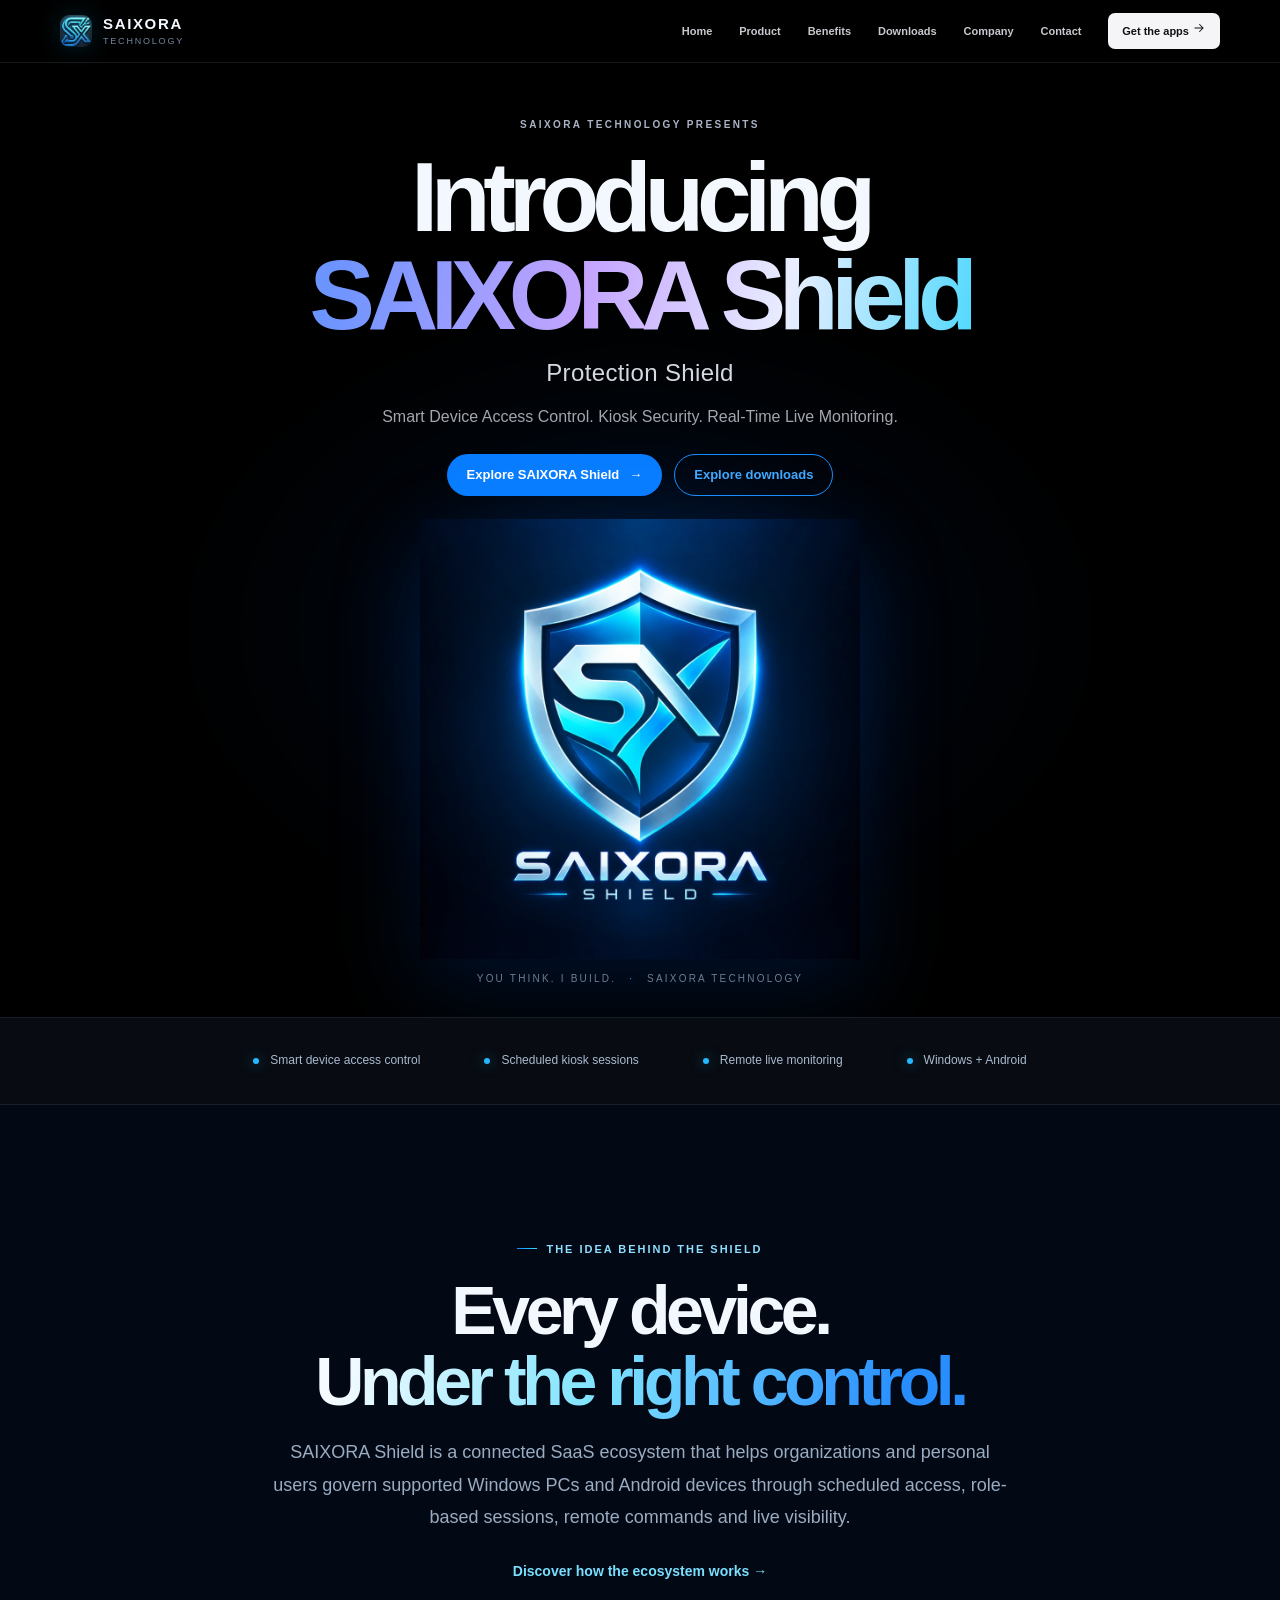
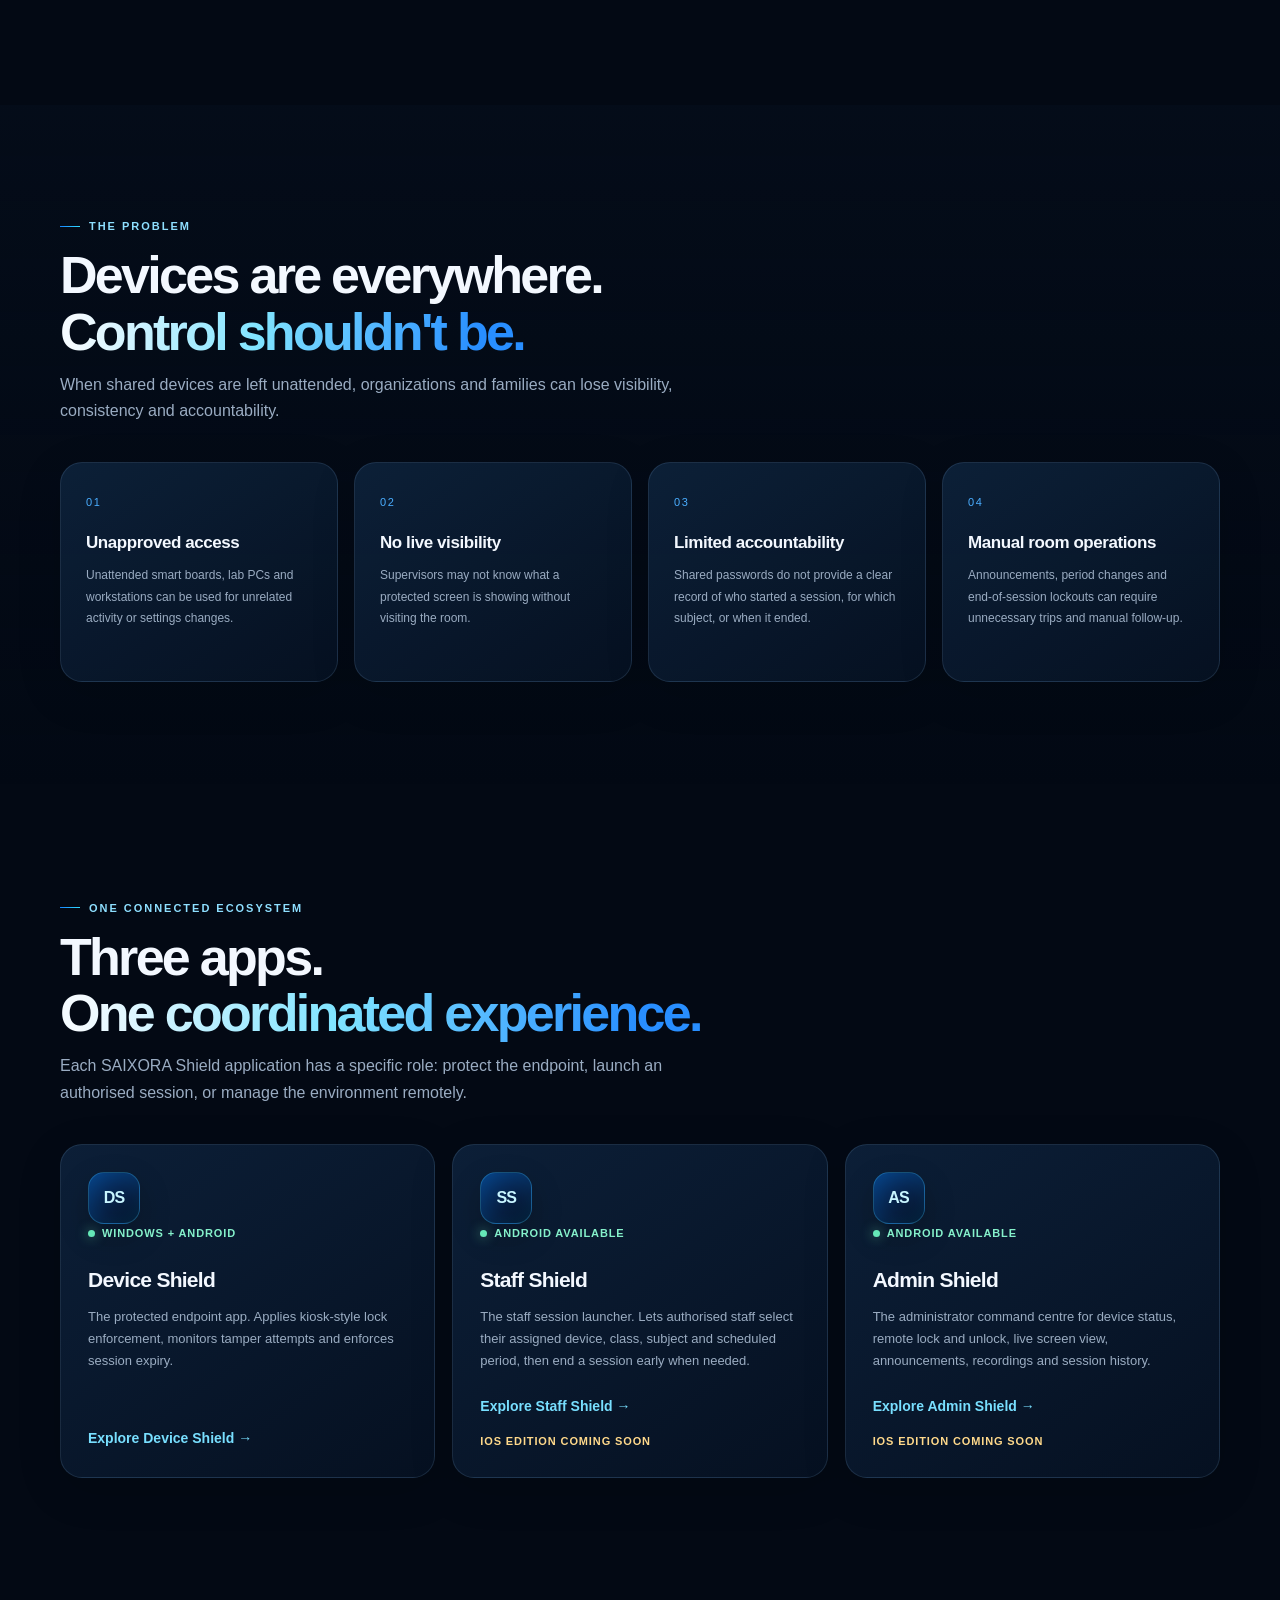
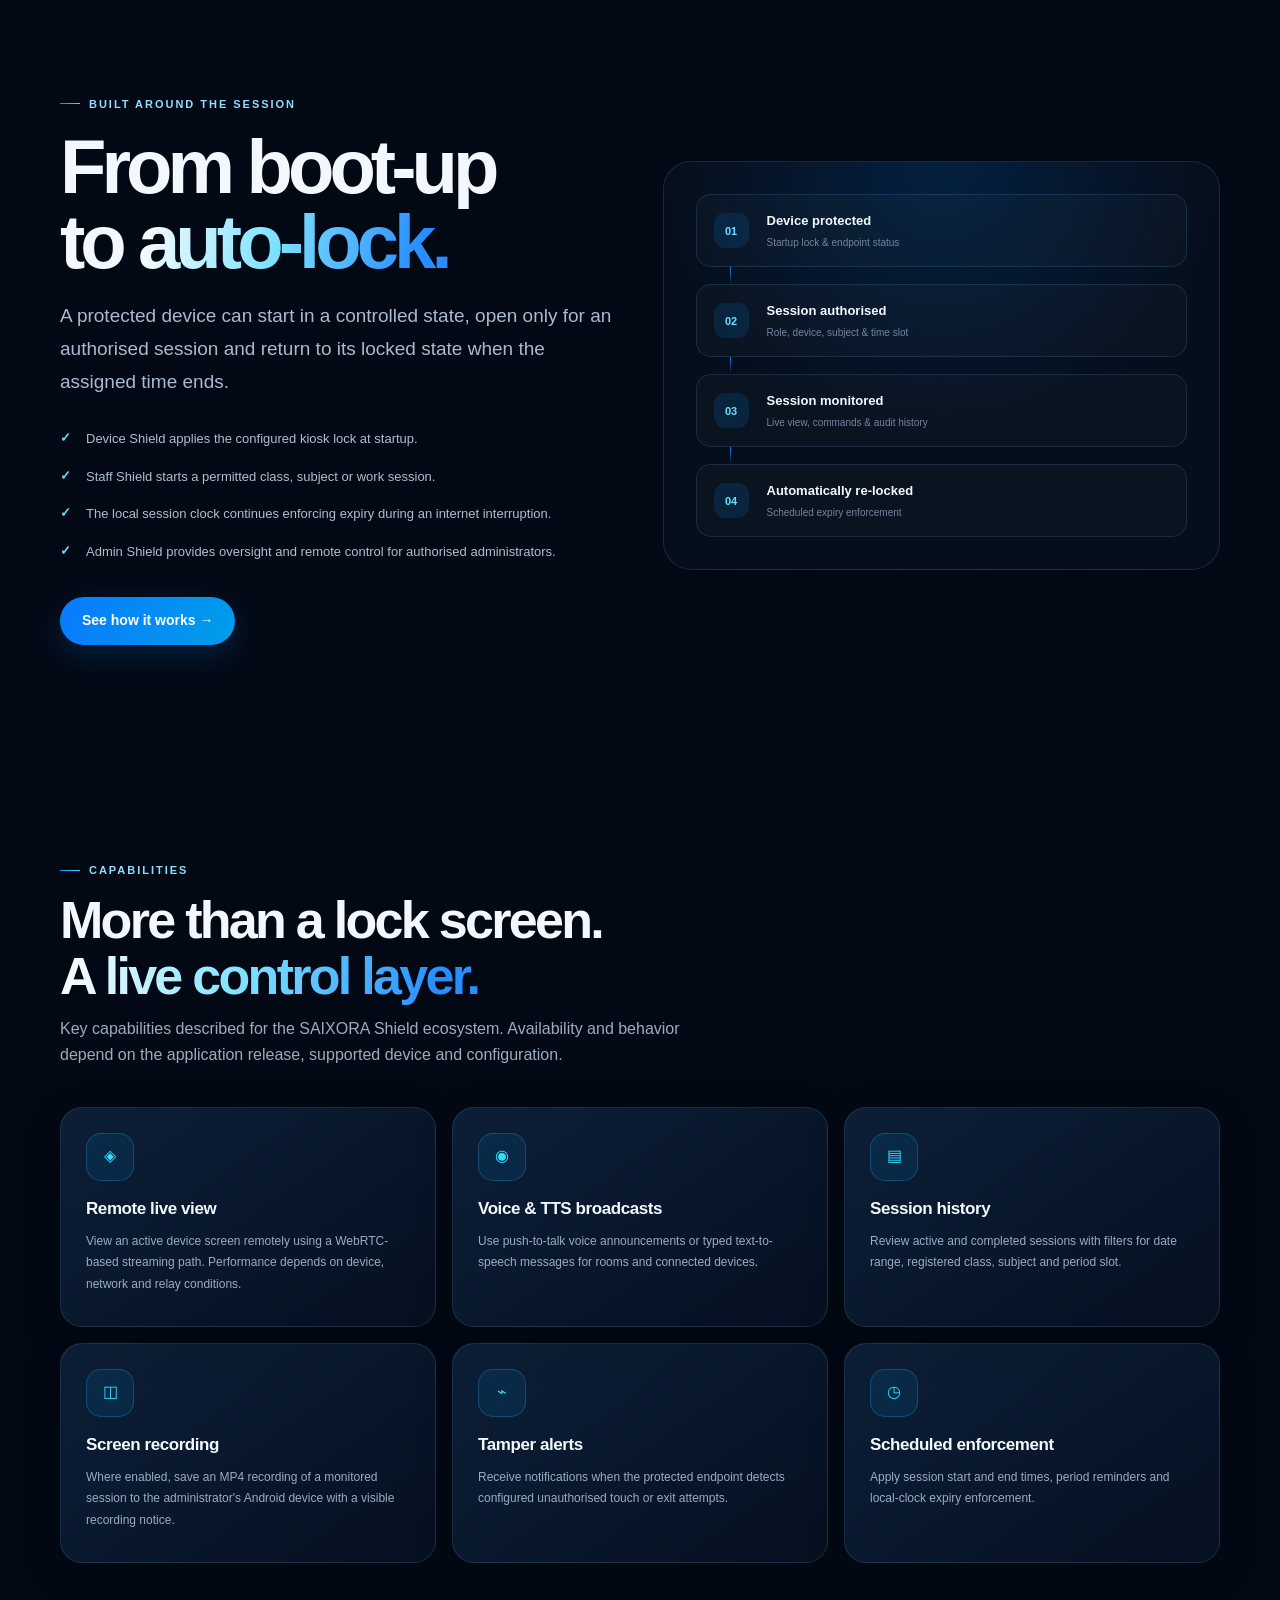
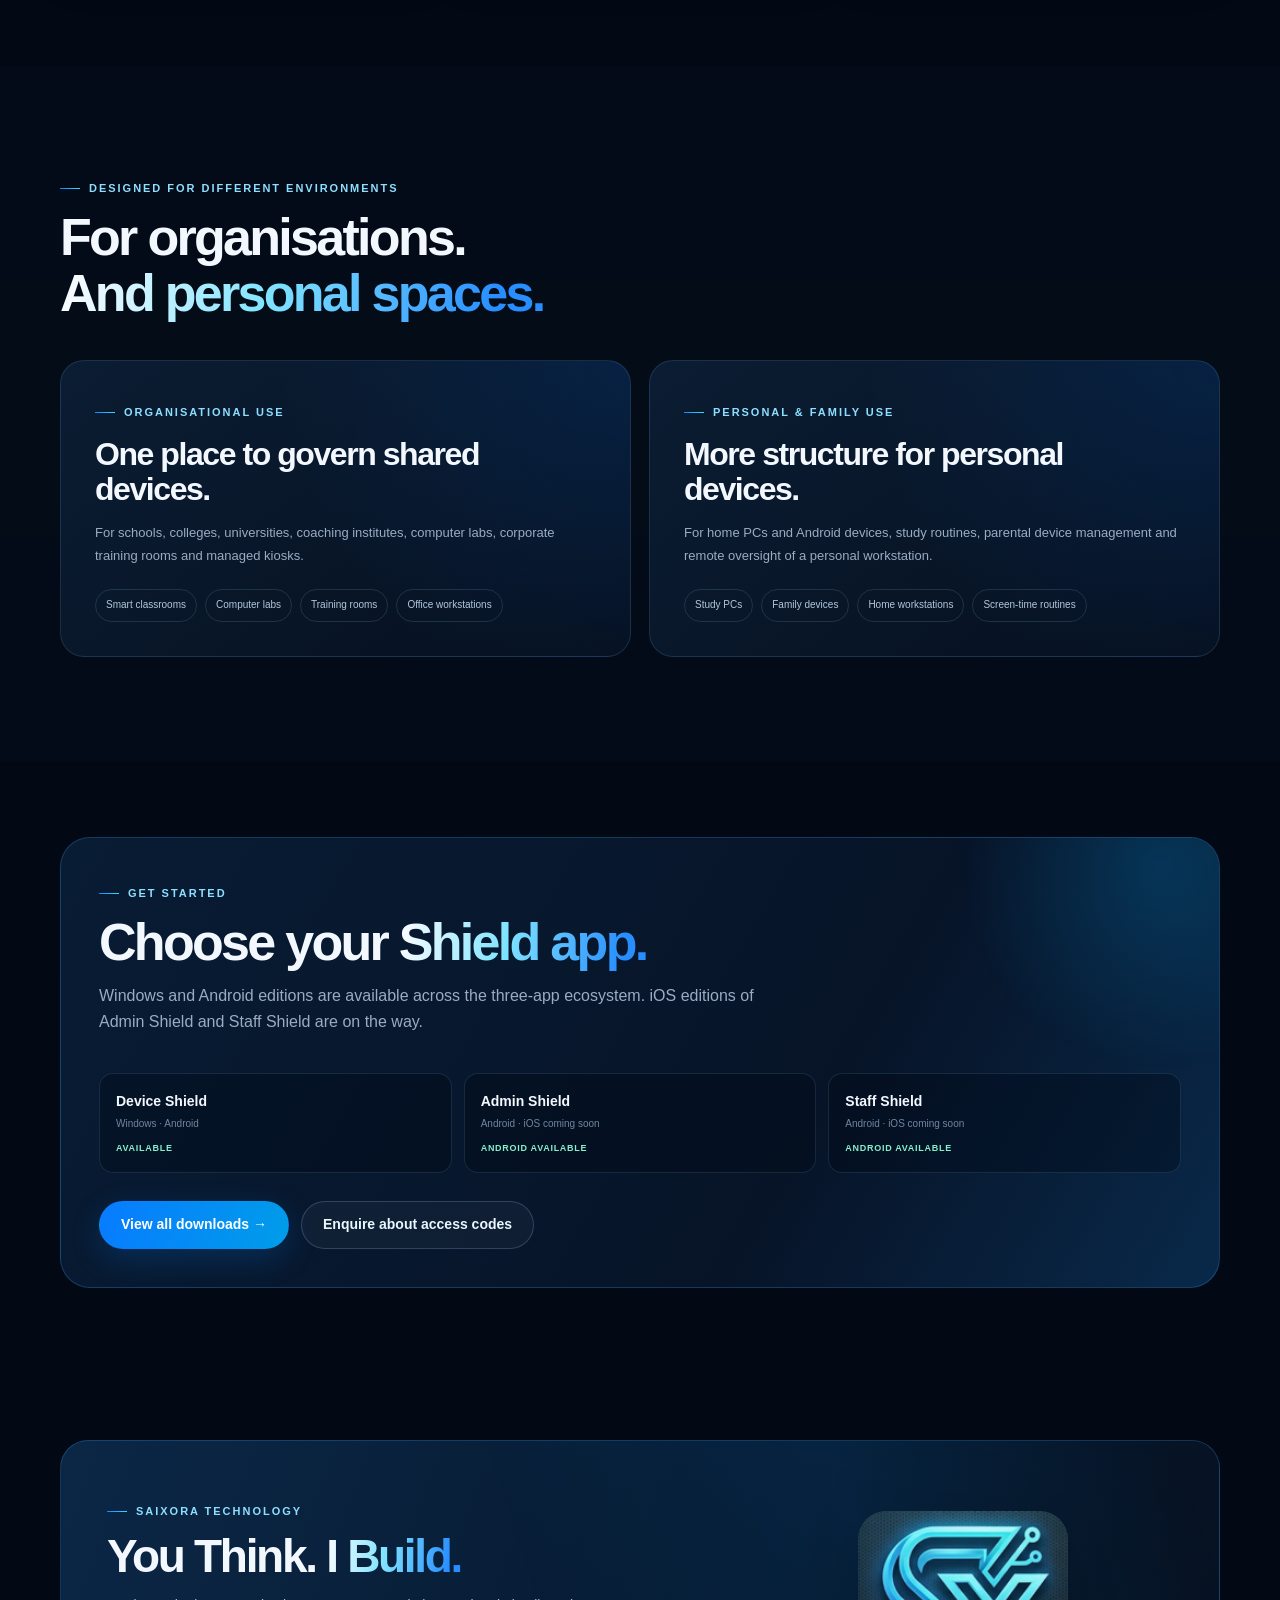
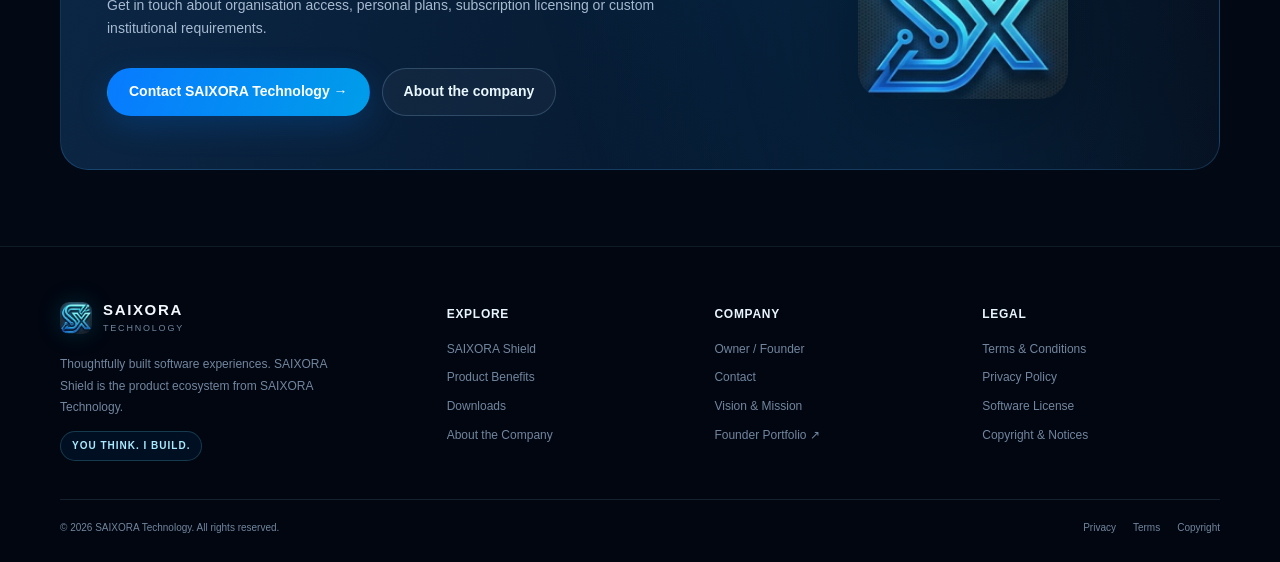
<file: index.html>
<!doctype html>
<html lang="en">
<head>
  <!-- Basic Metadata -->
  <meta charset="utf-8">
  <meta name="viewport" content="width=device-width, initial-scale=1">

  <meta name="theme-color" content="#000000">
  <meta name="author" content="SAIXORA Technology">
  <meta name="application-name" content="SAIXORA Technology">

  <!-- Google Site Verification -->
  <meta name="google-site-verification"
    content="dCgmqFwBbktl2aes6iWgbXm01FT79DVO5vMPWeFJzAg">

  <!-- SEO -->
  <title>SAIXORA Technology | SAIXORA Shield</title>

  <meta name="description"
    content="Introducing SAIXORA Shield by SAIXORA Technology: smart device access control, kiosk security, scheduled sessions and remote live monitoring for organizations and personal use.">

  <meta name="robots"
    content="index, follow, max-image-preview:large, max-snippet:-1">


  <!-- SAIXORA Company Favicon -->
  <link rel="icon"
    type="image/png"
    href="assets/favicon.png">

  <link rel="apple-touch-icon"
    href="assets/favicon.png">

  <!-- Preload Main Product Logo -->
  <link rel="preload"
    as="image"
    href="assets/saixora-shield-logo.webp">

  <!-- Stylesheet -->
  <link rel="stylesheet" href="css/styles.css">

  <!-- Open Graph / Facebook / WhatsApp -->
  <meta property="og:type" content="website">

  <meta property="og:site_name"
    content="SAIXORA Technology">

  <meta property="og:title"
    content="Introducing SAIXORA Shield — Protection Shield">

  <meta property="og:description"
    content="Smart device access control, kiosk security, scheduled sessions and live monitoring in one connected SaaS ecosystem.">

  <meta property="og:url"
    content="https://YOUR-DOMAIN/">

  <meta property="og:image"
    content="https://YOUR-DOMAIN/assets/saixora-shield-logo.webp">

  <meta property="og:image:alt"
    content="SAIXORA Shield — Smart Device Protection and Security">

  <!-- Twitter / X -->
  <meta name="twitter:card"
    content="summary_large_image">

  <meta name="twitter:title"
    content="Introducing SAIXORA Shield — Protection Shield">

  <meta name="twitter:description"
    content="Discover SAIXORA Shield by SAIXORA Technology. Smart device access control, kiosk security and remote monitoring.">

  <meta name="twitter:image"
    content="https://YOUR-DOMAIN/assets/saixora-shield-logo.webp">

  <!-- Structured Data: SAIXORA Technology -->
  <script type="application/ld+json">
  {
    "@context": "https://schema.org",
    "@graph": [
      {
        "@type": "Organization",
        "@id": "https://YOUR-DOMAIN/#organization",
        "name": "SAIXORA Technology",
        "alternateName": "SAIXORA",
        "url": "https://YOUR-DOMAIN/",
        "description": "SAIXORA Technology develops software products and smart digital solutions, including SAIXORA Shield, a smart device access control and monitoring ecosystem.",
        "logo": {
          "@type": "ImageObject",
          "url": "https://YOUR-DOMAIN/assets/favicon.png"
        },
        "brand": {
          "@type": "Brand",
          "name": "SAIXORA Shield"
        },
        "founder": {
          "@type": "Person",
          "name": "Md Remon Islam",
          "url": "https://remonislam1927-art.github.io/portfolio-website/"
        }
      },
      {
        "@type": "WebSite",
        "@id": "https://YOUR-DOMAIN/#website",
        "name": "SAIXORA Technology",
        "alternateName": "SAIXORA",
        "url": "https://YOUR-DOMAIN/",
        "publisher": {
          "@id": "https://YOUR-DOMAIN/#organization"
        },
        "inLanguage": "en"
      }
    ]
  }
  </script>

</head>
<body data-page="home">
  <div data-site-header></div>
  <main id="main-content">
    <section class="hero hero-apple">
      <div class="container hero-apple-inner">
        <span class="hero-kicker">SAIXORA TECHNOLOGY PRESENTS</span>
        <h1 class="apple-hero-title">Introducing<br><span class="hero-product-name">SAIXORA Shield</span></h1>
        <p class="hero-subtitle">Protection Shield</p>
        <p class="hero-description">Smart Device Access Control. Kiosk Security. Real-Time Live Monitoring.</p>
        <div class="btn-row hero-actions">
          <a class="btn btn-primary" href="product.html">Explore SAIXORA Shield <span aria-hidden="true">→</span></a>
          <a class="btn btn-secondary" href="downloads.html">Explore downloads</a>
        </div>
        <div class="hero-product-art">
          <div class="hero-art-glow"></div>
          <img src="assets/saixora-shield-logo.webp" alt="SAIXORA Shield metallic blue and cyan shield logo">
        </div>
        <p class="hero-brand-line">You Think. I Build. <span aria-hidden="true">·</span> SAIXORA Technology</p>
      </div>
    </section>

    <section class="trust-strip" aria-label="SAIXORA Shield capabilities">
      <div class="container trust-inner">
        <div class="trust-item"><span class="trust-dot"></span> Smart device access control</div>
        <div class="trust-item"><span class="trust-dot"></span> Scheduled kiosk sessions</div>
        <div class="trust-item"><span class="trust-dot"></span> Remote live monitoring</div>
        <div class="trust-item"><span class="trust-dot"></span> Windows + Android</div>
      </div>
    </section>

    <section class="section home-intro">
      <div class="container narrow-center reveal">
        <span class="eyebrow">The idea behind the shield</span>
        <h2>Every device.<br><span class="gradient-text">Under the right control.</span></h2>
        <p>SAIXORA Shield is a connected SaaS ecosystem that helps organizations and personal users govern supported Windows PCs and Android devices through scheduled access, role-based sessions, remote commands and live visibility.</p>
        <a class="text-link" href="product.html">Discover how the ecosystem works →</a>
      </div>
    </section>

    <section class="section problem-section">
      <div class="container">
        <div class="section-heading reveal">
          <span class="eyebrow">The problem</span>
          <h2>Devices are everywhere.<br><span class="gradient-text">Control shouldn't be.</span></h2>
          <p>When shared devices are left unattended, organizations and families can lose visibility, consistency and accountability.</p>
        </div>
        <div class="feature-grid four-col">
          <article class="card feature-card reveal"><span class="feature-number">01</span><h3>Unapproved access</h3><p>Unattended smart boards, lab PCs and workstations can be used for unrelated activity or settings changes.</p></article>
          <article class="card feature-card reveal"><span class="feature-number">02</span><h3>No live visibility</h3><p>Supervisors may not know what a protected screen is showing without visiting the room.</p></article>
          <article class="card feature-card reveal"><span class="feature-number">03</span><h3>Limited accountability</h3><p>Shared passwords do not provide a clear record of who started a session, for which subject, or when it ended.</p></article>
          <article class="card feature-card reveal"><span class="feature-number">04</span><h3>Manual room operations</h3><p>Announcements, period changes and end-of-session lockouts can require unnecessary trips and manual follow-up.</p></article>
        </div>
      </div>
    </section>

    <section class="section ecosystem-section">
      <div class="container">
        <div class="section-heading reveal">
          <span class="eyebrow">One connected ecosystem</span>
          <h2>Three apps.<br><span class="gradient-text">One coordinated experience.</span></h2>
          <p>Each SAIXORA Shield application has a specific role: protect the endpoint, launch an authorised session, or manage the environment remotely.</p>
        </div>
        <div class="product-grid">
          <article class="card product-card reveal"><div class="app-symbol">DS</div><span class="status">Windows + Android</span><h3>Device Shield</h3><p>The protected endpoint app. Applies kiosk-style lock enforcement, monitors tamper attempts and enforces session expiry.</p><a class="text-link" href="downloads.html#device-shield">Explore Device Shield →</a></article>
          <article class="card product-card reveal"><div class="app-symbol">SS</div><span class="status">Android available</span><h3>Staff Shield</h3><p>The staff session launcher. Lets authorised staff select their assigned device, class, subject and scheduled period, then end a session early when needed.</p><a class="text-link" href="downloads.html#staff-shield">Explore Staff Shield →</a><span class="status soon platform-note">iOS edition coming soon</span></article>
          <article class="card product-card reveal"><div class="app-symbol">AS</div><span class="status">Android available</span><h3>Admin Shield</h3><p>The administrator command centre for device status, remote lock and unlock, live screen view, announcements, recordings and session history.</p><a class="text-link" href="downloads.html#admin-shield">Explore Admin Shield →</a><span class="status soon platform-note">iOS edition coming soon</span></article>
        </div>
      </div>
    </section>

    <section class="section control-section">
      <div class="container split-feature">
        <div class="reveal">
          <span class="eyebrow">Built around the session</span>
          <h2 class="display-title">From boot-up<br>to <span class="gradient-text">auto-lock.</span></h2>
          <p class="lead">A protected device can start in a controlled state, open only for an authorised session and return to its locked state when the assigned time ends.</p>
          <ul class="check-list">
            <li>Device Shield applies the configured kiosk lock at startup.</li>
            <li>Staff Shield starts a permitted class, subject or work session.</li>
            <li>The local session clock continues enforcing expiry during an internet interruption.</li>
            <li>Admin Shield provides oversight and remote control for authorised administrators.</li>
          </ul>
          <a class="btn btn-primary" href="product.html#how-it-works">See how it works →</a>
        </div>
        <div class="feature-visual workflow-visual reveal">
          <div class="workflow-step"><span>01</span><div><strong>Device protected</strong><small>Startup lock & endpoint status</small></div></div>
          <div class="workflow-connector"></div>
          <div class="workflow-step"><span>02</span><div><strong>Session authorised</strong><small>Role, device, subject & time slot</small></div></div>
          <div class="workflow-connector"></div>
          <div class="workflow-step"><span>03</span><div><strong>Session monitored</strong><small>Live view, commands & audit history</small></div></div>
          <div class="workflow-connector"></div>
          <div class="workflow-step"><span>04</span><div><strong>Automatically re-locked</strong><small>Scheduled expiry enforcement</small></div></div>
        </div>
      </div>
    </section>

    <section class="section">
      <div class="container">
        <div class="section-heading reveal">
          <span class="eyebrow">Capabilities</span>
          <h2>More than a lock screen.<br><span class="gradient-text">A live control layer.</span></h2>
          <p>Key capabilities described for the SAIXORA Shield ecosystem. Availability and behavior depend on the application release, supported device and configuration.</p>
        </div>
        <div class="feature-grid three-col">
          <article class="card feature-card reveal"><div class="icon-box">◈</div><h3>Remote live view</h3><p>View an active device screen remotely using a WebRTC-based streaming path. Performance depends on device, network and relay conditions.</p></article>
          <article class="card feature-card reveal"><div class="icon-box">◉</div><h3>Voice & TTS broadcasts</h3><p>Use push-to-talk voice announcements or typed text-to-speech messages for rooms and connected devices.</p></article>
          <article class="card feature-card reveal"><div class="icon-box">▤</div><h3>Session history</h3><p>Review active and completed sessions with filters for date range, registered class, subject and period slot.</p></article>
          <article class="card feature-card reveal"><div class="icon-box">◫</div><h3>Screen recording</h3><p>Where enabled, save an MP4 recording of a monitored session to the administrator's Android device with a visible recording notice.</p></article>
          <article class="card feature-card reveal"><div class="icon-box">⌁</div><h3>Tamper alerts</h3><p>Receive notifications when the protected endpoint detects configured unauthorised touch or exit attempts.</p></article>
          <article class="card feature-card reveal"><div class="icon-box">◷</div><h3>Scheduled enforcement</h3><p>Apply session start and end times, period reminders and local-clock expiry enforcement.</p></article>
        </div>
      </div>
    </section>

    <section class="section audiences-section">
      <div class="container">
        <div class="section-heading reveal"><span class="eyebrow">Designed for different environments</span><h2>For organisations.<br><span class="gradient-text">And personal spaces.</span></h2></div>
        <div class="audience-grid">
          <article class="audience-panel reveal"><span class="eyebrow">Organisational use</span><h3>One place to govern shared devices.</h3><p>For schools, colleges, universities, coaching institutes, computer labs, corporate training rooms and managed kiosks.</p><div class="audience-tags"><span>Smart classrooms</span><span>Computer labs</span><span>Training rooms</span><span>Office workstations</span></div></article>
          <article class="audience-panel reveal"><span class="eyebrow">Personal & family use</span><h3>More structure for personal devices.</h3><p>For home PCs and Android devices, study routines, parental device management and remote oversight of a personal workstation.</p><div class="audience-tags"><span>Study PCs</span><span>Family devices</span><span>Home workstations</span><span>Screen-time routines</span></div></article>
        </div>
      </div>
    </section>

    <section class="section compact">
      <div class="container">
        <div class="device-panel reveal">
          <div class="section-heading"><span class="eyebrow">Get started</span><h2>Choose your <span class="gradient-text">Shield app.</span></h2><p>Windows and Android editions are available across the three-app ecosystem. iOS editions of Admin Shield and Staff Shield are on the way.</p></div>
          <div class="availability-row"><div><strong>Device Shield</strong><span>Windows · Android</span><b class="status">Available</b></div><div><strong>Admin Shield</strong><span>Android · iOS coming soon</span><b class="status">Android available</b></div><div><strong>Staff Shield</strong><span>Android · iOS coming soon</span><b class="status">Android available</b></div></div>
          <div class="btn-row"><a class="btn btn-primary" href="downloads.html">View all downloads →</a><a class="btn btn-secondary" href="contact.html">Enquire about access codes</a></div>
        </div>
      </div>
    </section>

    <section class="section compact">
      <div class="container"><div class="promo-panel reveal"><div><span class="eyebrow">SAIXORA Technology</span><h2>You Think. <span class="gradient-text">I Build.</span></h2><p>Get in touch about organisation access, personal plans, subscription licensing or custom institutional requirements.</p><div class="btn-row"><a class="btn btn-primary" href="contact.html">Contact SAIXORA Technology →</a><a class="btn btn-secondary" href="about.html">About the company</a></div></div><img class="promo-emblem" src="assets/favicon.png" alt="SAIXORA Technology SX monogram"></div></div>
    </section>
  </main>
  <div data-site-footer></div>
  <script src="js/config.js"></script>
  <script src="js/site.js" defer></script>
</body>
</html>
</file>
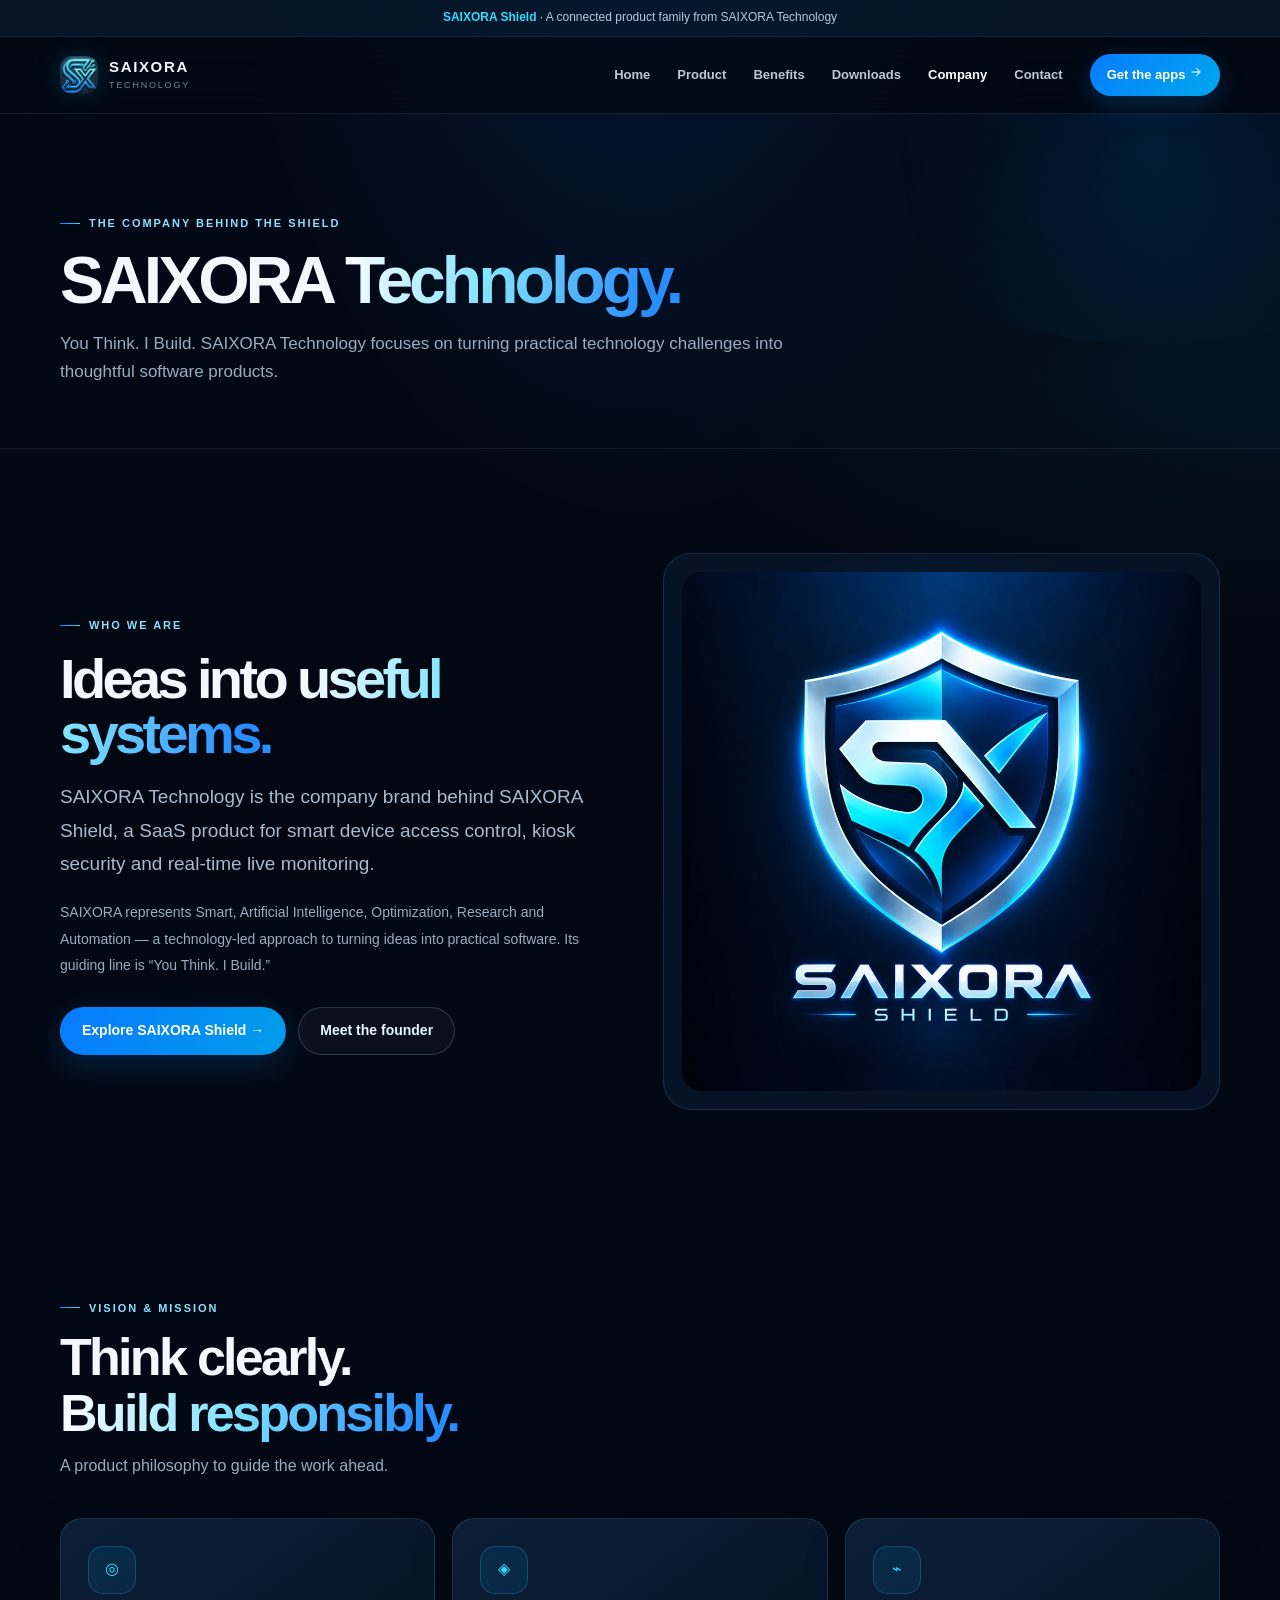
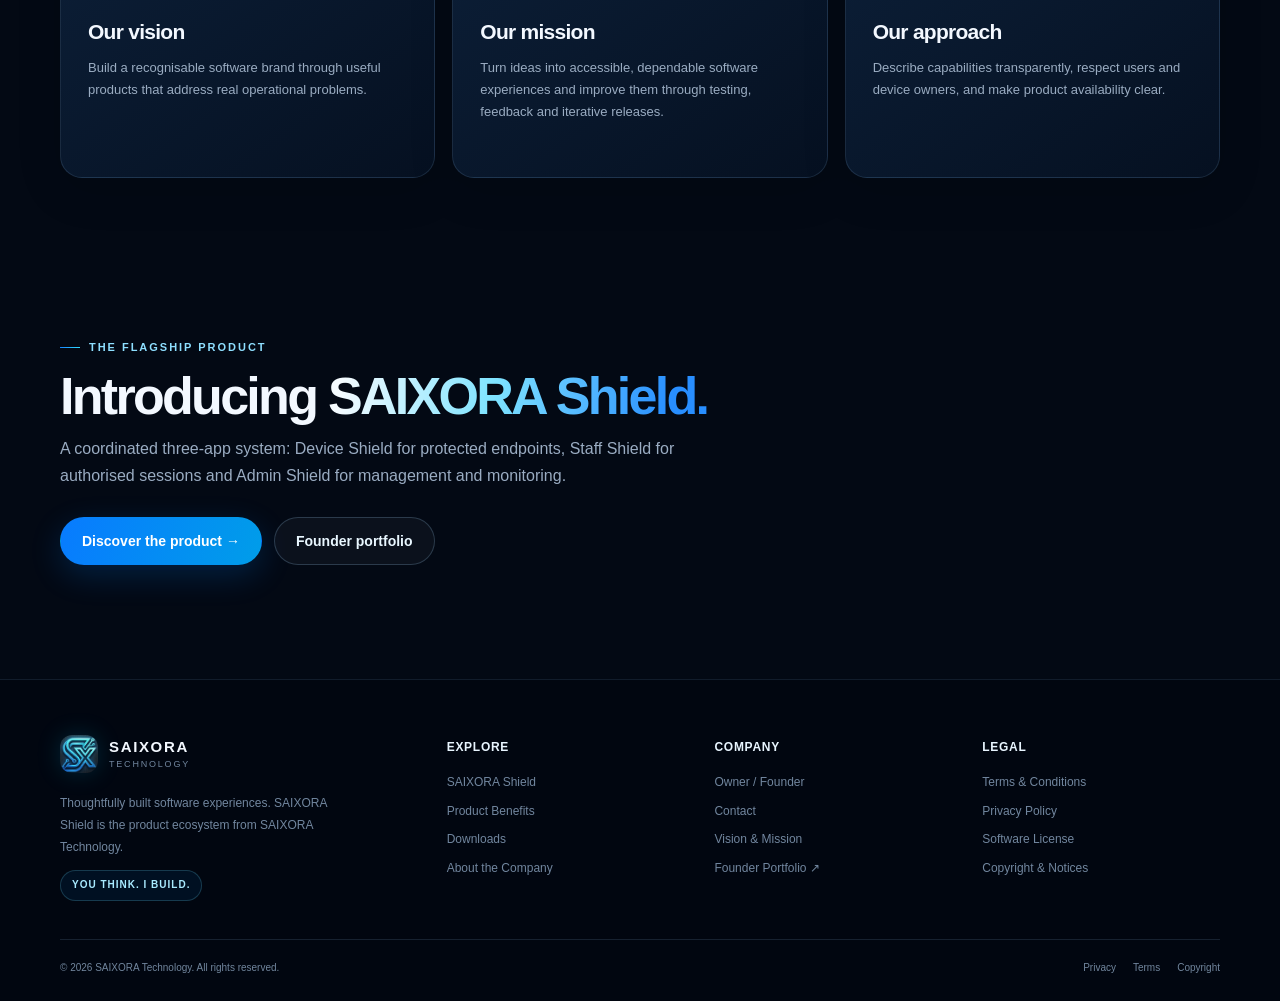
<file: about.html>
<!doctype html>
<html lang="en"><head>
<meta charset="utf-8"><meta name="viewport" content="width=device-width, initial-scale=1"><meta name="theme-color" content="#030914">
<meta name="description" content="About SAIXORA Technology, the software company behind SAIXORA Shield and its smart device access-control ecosystem.">
<meta name="keywords" content="About SAIXORA Technology, SAIXORA software company, SAIXORA Shield company, You Think I Build">
<meta name="author" content="SAIXORA Technology"><meta name="robots" content="index, follow">
<meta property="og:type" content="website"><meta property="og:title" content="About SAIXORA Technology"><meta property="og:description" content="You Think. I Build. Meet the company behind SAIXORA Shield."><meta property="og:image" content="assets/favicon.png">
<link rel="icon" type="image/png" href="assets/favicon.png"><link rel="stylesheet" href="css/styles.css"><title>About SAIXORA Technology — You Think. I Build.</title></head>
<body data-page="about"><div data-site-header></div><main id="main-content">
<section class="page-hero"><div class="container"><span class="eyebrow">The company behind the shield</span><h1>SAIXORA <span class="gradient-text">Technology.</span></h1><p>You Think. I Build. SAIXORA Technology focuses on turning practical technology challenges into thoughtful software products.</p></div></section>
<section class="section"><div class="container split-feature"><div class="reveal"><span class="eyebrow">Who we are</span><h2 class="display-title" style="font-size:clamp(36px,5vw,56px)">Ideas into <span class="gradient-text">useful systems.</span></h2><p class="lead">SAIXORA Technology is the company brand behind SAIXORA Shield, a SaaS product for smart device access control, kiosk security and real-time live monitoring.</p><p style="color:var(--muted);font-size:14px;line-height:1.9">SAIXORA represents Smart, Artificial Intelligence, Optimization, Research and Automation — a technology-led approach to turning ideas into practical software. Its guiding line is “You Think. I Build.”</p><div class="btn-row"><a class="btn btn-primary" href="product.html">Explore SAIXORA Shield →</a><a class="btn btn-secondary" href="owner.html">Meet the founder</a></div></div><div class="feature-visual reveal"><img src="assets/saixora-shield-logo.webp" alt="SAIXORA Shield product identity"></div></div></section>
<section class="section compact" id="vision"><div class="container"><div class="section-heading reveal"><span class="eyebrow">Vision & mission</span><h2>Think clearly.<br><span class="gradient-text">Build responsibly.</span></h2><p>A product philosophy to guide the work ahead.</p></div><div class="product-grid"><article class="card product-card reveal"><div class="icon-box">◎</div><h3>Our vision</h3><p>Build a recognisable software brand through useful products that address real operational problems.</p></article><article class="card product-card reveal"><div class="icon-box">◈</div><h3>Our mission</h3><p>Turn ideas into accessible, dependable software experiences and improve them through testing, feedback and iterative releases.</p></article><article class="card product-card reveal"><div class="icon-box">⌁</div><h3>Our approach</h3><p>Describe capabilities transparently, respect users and device owners, and make product availability clear.</p></article></div></div></section>
<section class="section compact"><div class="container"><div class="section-heading reveal"><span class="eyebrow">The flagship product</span><h2>Introducing <span class="gradient-text">SAIXORA Shield.</span></h2><p>A coordinated three-app system: Device Shield for protected endpoints, Staff Shield for authorised sessions and Admin Shield for management and monitoring.</p><div class="btn-row"><a class="btn btn-primary" href="product.html">Discover the product →</a><a class="btn btn-secondary" href="owner.html">Founder portfolio</a></div></div></div></section>
</main><div data-site-footer></div><script src="js/config.js"></script><script src="js/site.js" defer></script></body></html>
</file>
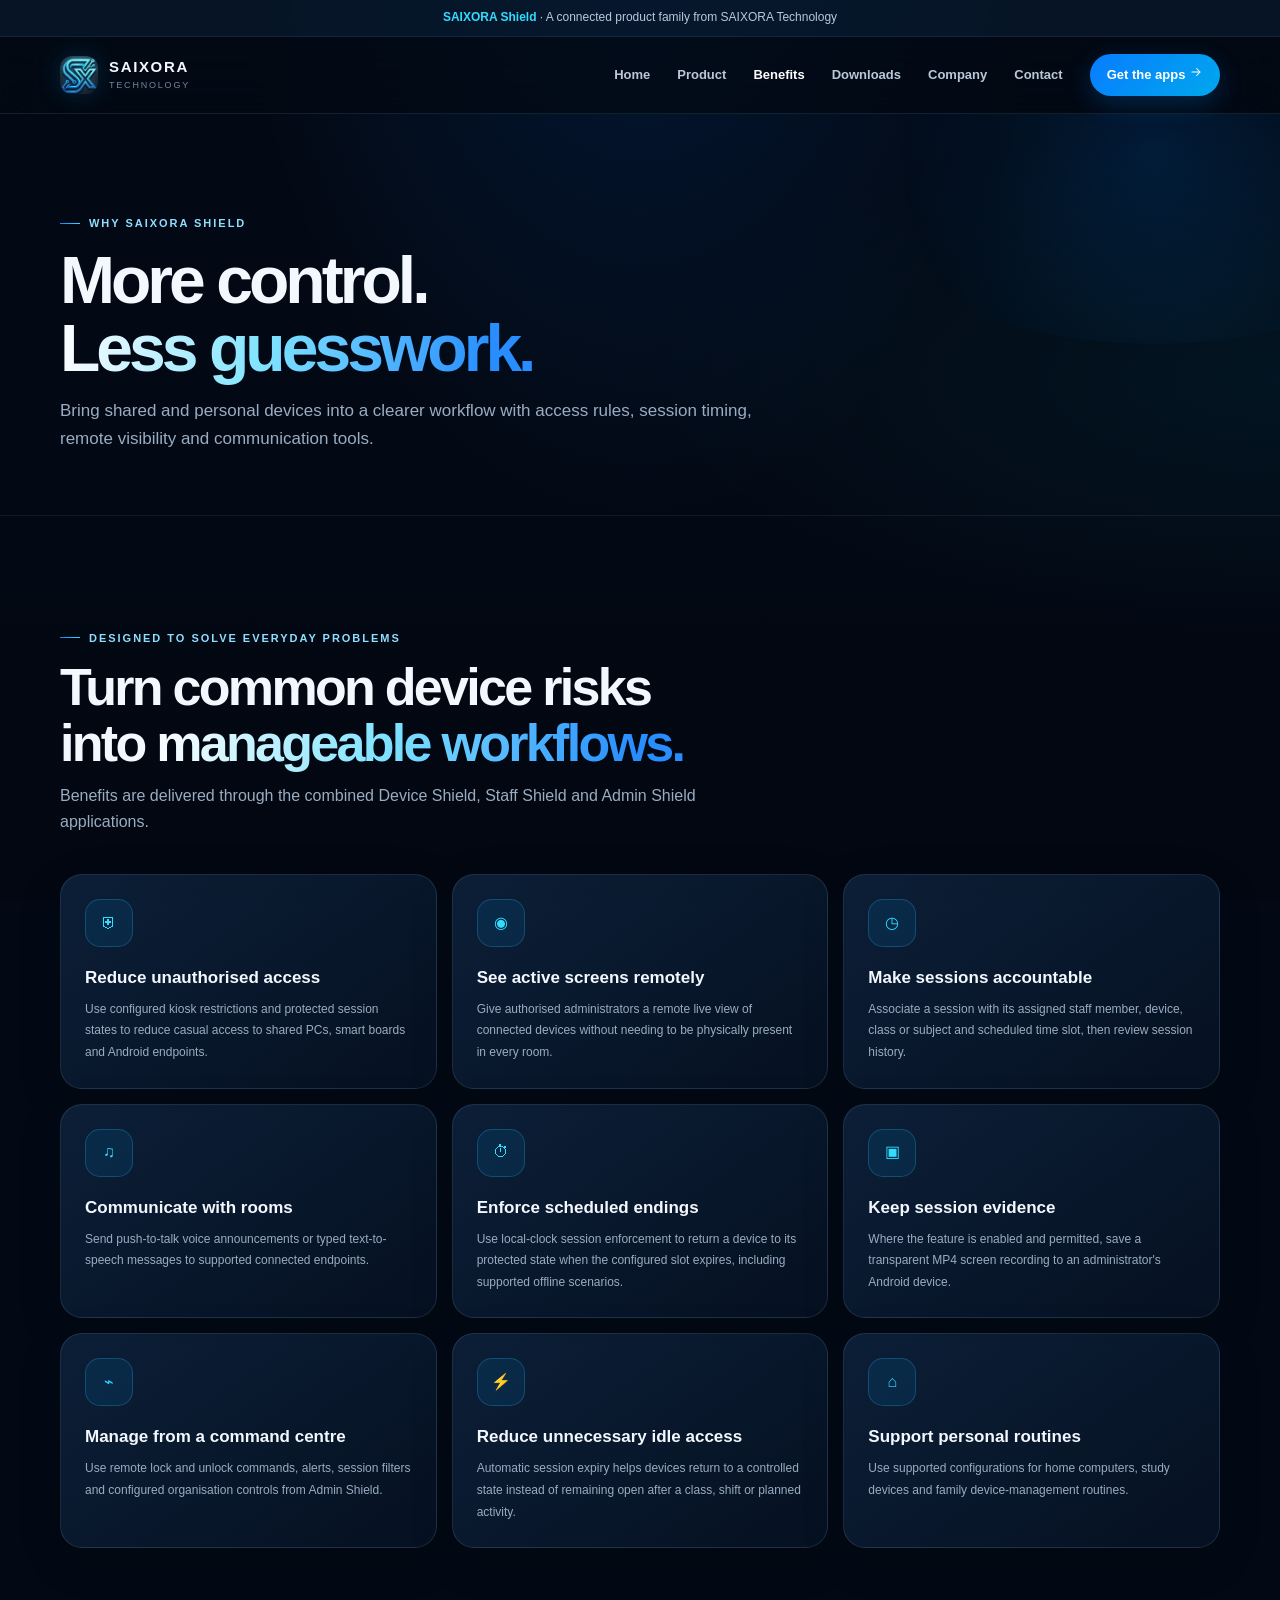
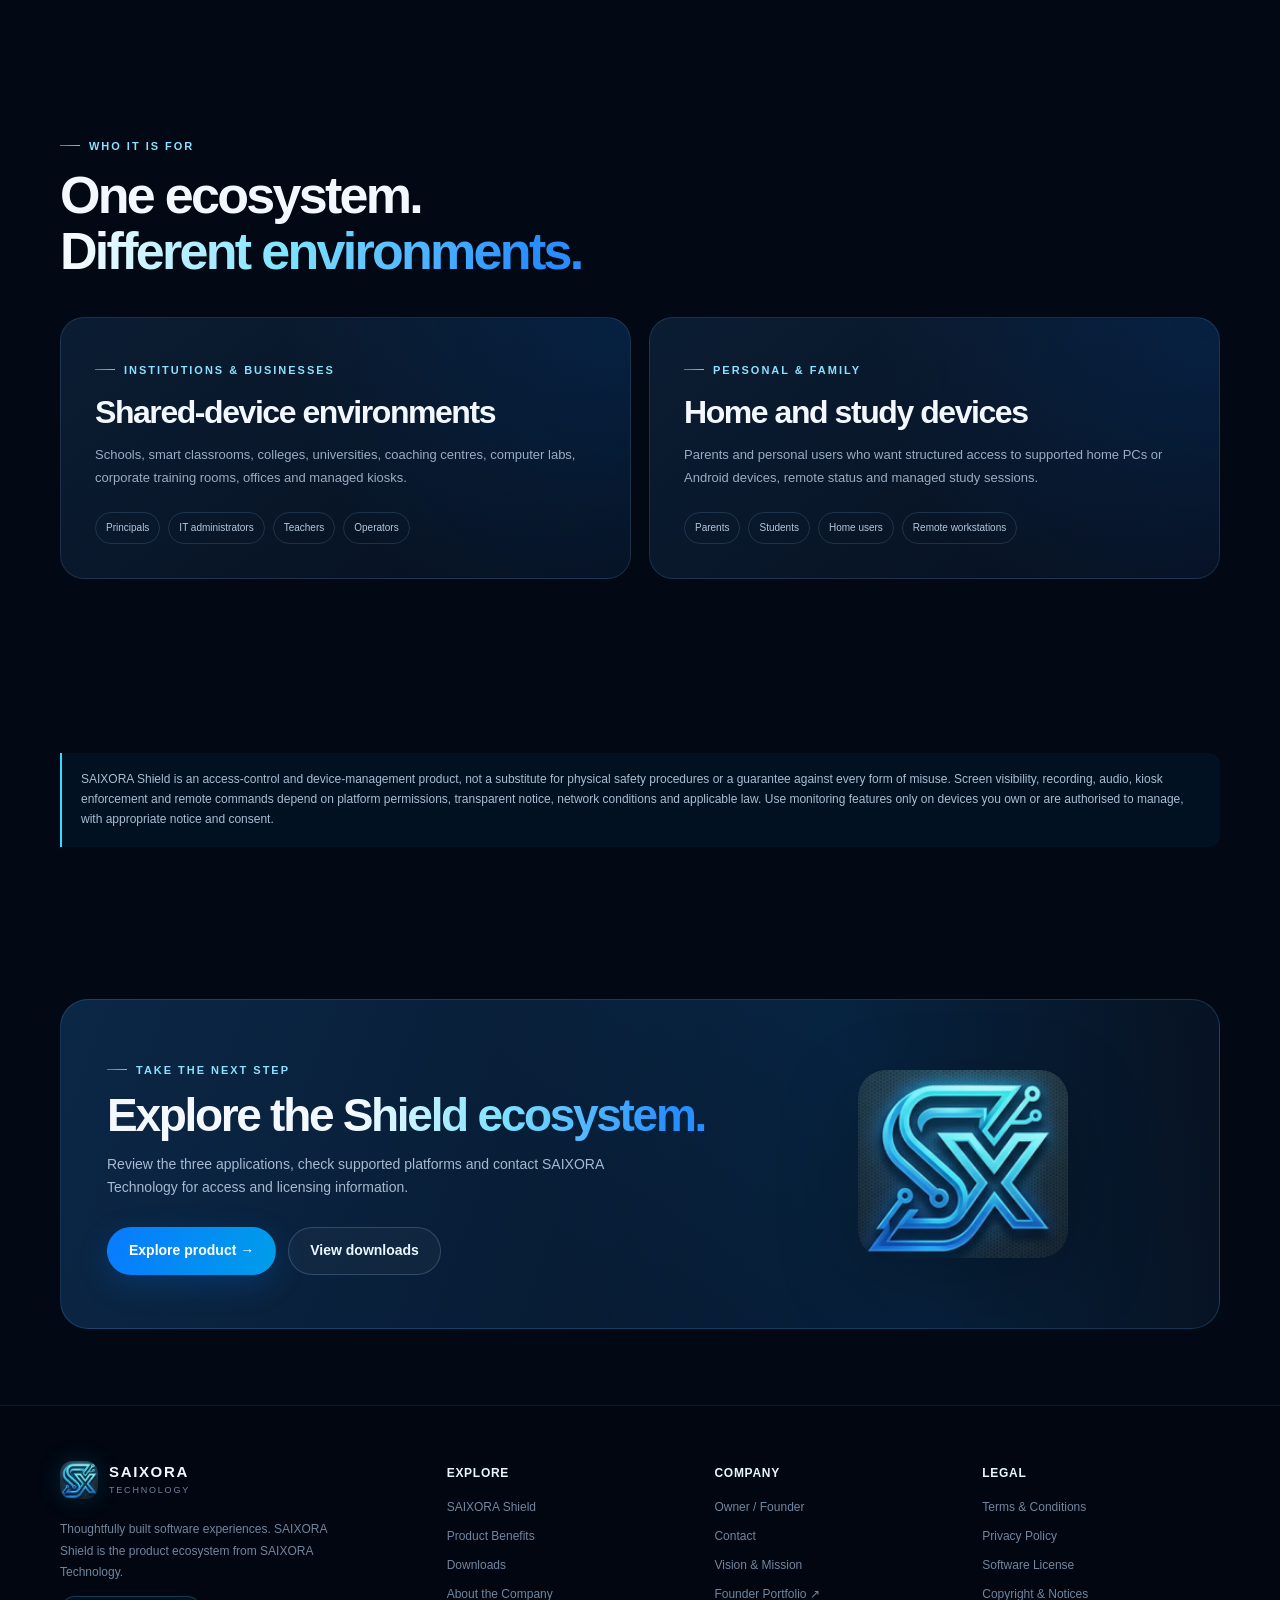
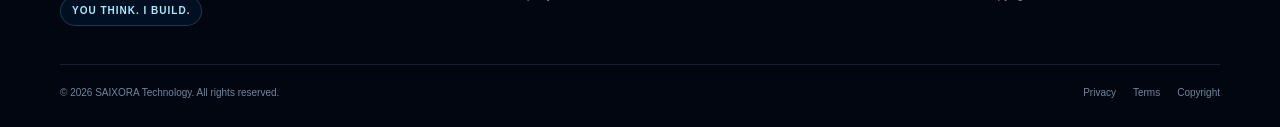
<file: benefits.html>
<!doctype html>
<html lang="en"><head>
<meta charset="utf-8"><meta name="viewport" content="width=device-width, initial-scale=1"><meta name="theme-color" content="#030914">
<meta name="description" content="Learn how SAIXORA Shield helps manage unauthorised device access, scheduled sessions, remote oversight, room communication and session accountability.">
<meta name="keywords" content="SAIXORA Shield benefits, kiosk security benefits, classroom device management, remote PC monitoring, Android kiosk control, smart classroom access control">
<meta name="author" content="SAIXORA Technology"><meta name="robots" content="index, follow">
<meta property="og:type" content="website"><meta property="og:title" content="SAIXORA Shield Benefits"><meta property="og:description" content="Access control, scheduled kiosk sessions, live visibility and better accountability."><meta property="og:image" content="assets/saixora-shield-logo.webp">
<link rel="icon" type="image/png" href="assets/favicon.png"><link rel="stylesheet" href="css/styles.css"><title>Product Benefits — SAIXORA Shield</title></head>
<body data-page="benefits"><div data-site-header></div><main id="main-content">
<section class="page-hero"><div class="container"><span class="eyebrow">Why SAIXORA Shield</span><h1>More control.<br><span class="gradient-text">Less guesswork.</span></h1><p>Bring shared and personal devices into a clearer workflow with access rules, session timing, remote visibility and communication tools.</p></div></section>
<section class="section"><div class="container"><div class="section-heading reveal"><span class="eyebrow">Designed to solve everyday problems</span><h2>Turn common device risks<br>into <span class="gradient-text">manageable workflows.</span></h2><p>Benefits are delivered through the combined Device Shield, Staff Shield and Admin Shield applications.</p></div><div class="benefit-grid">
<article class="card benefit reveal"><div class="icon-box">⛨</div><h3>Reduce unauthorised access</h3><p>Use configured kiosk restrictions and protected session states to reduce casual access to shared PCs, smart boards and Android endpoints.</p></article>
<article class="card benefit reveal"><div class="icon-box">◉</div><h3>See active screens remotely</h3><p>Give authorised administrators a remote live view of connected devices without needing to be physically present in every room.</p></article>
<article class="card benefit reveal"><div class="icon-box">◷</div><h3>Make sessions accountable</h3><p>Associate a session with its assigned staff member, device, class or subject and scheduled time slot, then review session history.</p></article>
<article class="card benefit reveal"><div class="icon-box">♫</div><h3>Communicate with rooms</h3><p>Send push-to-talk voice announcements or typed text-to-speech messages to supported connected endpoints.</p></article>
<article class="card benefit reveal"><div class="icon-box">⏱</div><h3>Enforce scheduled endings</h3><p>Use local-clock session enforcement to return a device to its protected state when the configured slot expires, including supported offline scenarios.</p></article>
<article class="card benefit reveal"><div class="icon-box">▣</div><h3>Keep session evidence</h3><p>Where the feature is enabled and permitted, save a transparent MP4 screen recording to an administrator's Android device.</p></article>
<article class="card benefit reveal"><div class="icon-box">⌁</div><h3>Manage from a command centre</h3><p>Use remote lock and unlock commands, alerts, session filters and configured organisation controls from Admin Shield.</p></article>
<article class="card benefit reveal"><div class="icon-box">⚡</div><h3>Reduce unnecessary idle access</h3><p>Automatic session expiry helps devices return to a controlled state instead of remaining open after a class, shift or planned activity.</p></article>
<article class="card benefit reveal"><div class="icon-box">⌂</div><h3>Support personal routines</h3><p>Use supported configurations for home computers, study devices and family device-management routines.</p></article>
</div></div></section>
<section class="section compact"><div class="container"><div class="section-heading reveal"><span class="eyebrow">Who it is for</span><h2>One ecosystem.<br><span class="gradient-text">Different environments.</span></h2></div><div class="audience-grid"><article class="audience-panel reveal"><span class="eyebrow">Institutions & businesses</span><h3>Shared-device environments</h3><p>Schools, smart classrooms, colleges, universities, coaching centres, computer labs, corporate training rooms, offices and managed kiosks.</p><div class="audience-tags"><span>Principals</span><span>IT administrators</span><span>Teachers</span><span>Operators</span></div></article><article class="audience-panel reveal"><span class="eyebrow">Personal & family</span><h3>Home and study devices</h3><p>Parents and personal users who want structured access to supported home PCs or Android devices, remote status and managed study sessions.</p><div class="audience-tags"><span>Parents</span><span>Students</span><span>Home users</span><span>Remote workstations</span></div></article></div></div></section>
<section class="section compact"><div class="container"><div class="version-note">SAIXORA Shield is an access-control and device-management product, not a substitute for physical safety procedures or a guarantee against every form of misuse. Screen visibility, recording, audio, kiosk enforcement and remote commands depend on platform permissions, transparent notice, network conditions and applicable law. Use monitoring features only on devices you own or are authorised to manage, with appropriate notice and consent.</div></div></section>
<section class="section compact"><div class="container"><div class="promo-panel reveal"><div><span class="eyebrow">Take the next step</span><h2>Explore the <span class="gradient-text">Shield ecosystem.</span></h2><p>Review the three applications, check supported platforms and contact SAIXORA Technology for access and licensing information.</p><div class="btn-row"><a class="btn btn-primary" href="product.html">Explore product →</a><a class="btn btn-secondary" href="downloads.html">View downloads</a></div></div><img class="promo-emblem" src="assets/favicon.png" alt="SAIXORA SX symbol"></div></div></section>
</main><div data-site-footer></div><script src="js/config.js"></script><script src="js/site.js" defer></script></body></html>
</file>
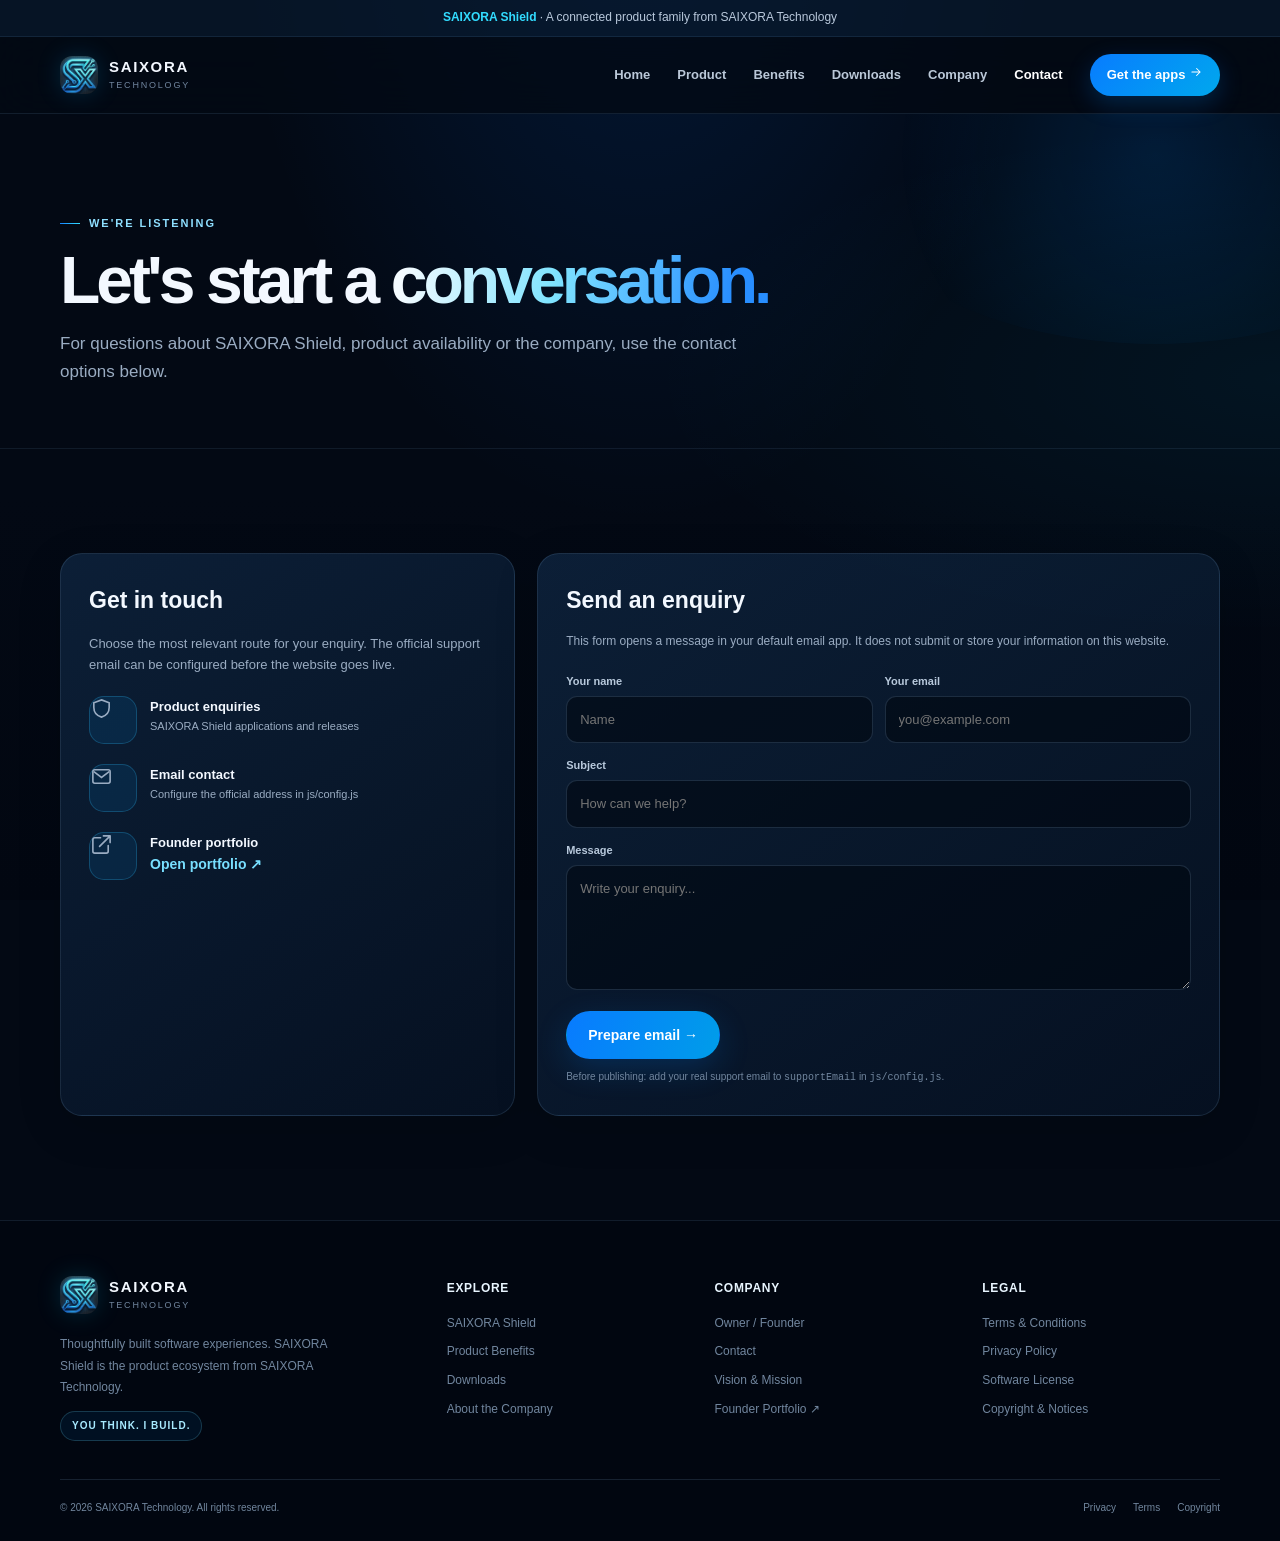
<file: contact.html>
<!doctype html>
<html lang="en"><head>
<meta charset="utf-8"><meta name="viewport" content="width=device-width, initial-scale=1"><meta name="theme-color" content="#030914">
<meta name="description" content="Contact SAIXORA Technology for product questions, support and business enquiries about SAIXORA Shield."><meta name="keywords" content="Contact SAIXORA, SAIXORA support, SAIXORA Technology contact, SAIXORA Shield support"><meta name="author" content="SAIXORA Technology"><meta name="robots" content="index, follow">
<meta property="og:type" content="website"><meta property="og:title" content="Contact SAIXORA Technology"><meta property="og:description" content="Get in touch about SAIXORA Shield and SAIXORA Technology."><meta property="og:image" content="assets/favicon.png">
<link rel="icon" type="image/png" href="assets/favicon.png"><link rel="stylesheet" href="css/styles.css"><title>Contact — SAIXORA Technology</title></head>
<body data-page="contact"><div data-site-header></div><main id="main-content">
<section class="page-hero"><div class="container"><span class="eyebrow">We're listening</span><h1>Let's start a <span class="gradient-text">conversation.</span></h1><p>For questions about SAIXORA Shield, product availability or the company, use the contact options below.</p></div></section>
<section class="section"><div class="container contact-grid">
<aside class="card contact-info reveal"><h2>Get in touch</h2><p>Choose the most relevant route for your enquiry. The official support email can be configured before the website goes live.</p>
<div class="contact-method"><span class="icon-box"><svg viewBox="0 0 24 24" fill="none"><path d="M12 3 20 6v5c0 5.1-3.4 8.6-8 10-4.6-1.4-8-4.9-8-10V6l8-3Z" stroke="currentColor" stroke-width="1.7"/></svg></span><div><strong>Product enquiries</strong><span>SAIXORA Shield applications and releases</span></div></div>
<div class="contact-method"><span class="icon-box"><svg viewBox="0 0 24 24" fill="none"><rect x="3" y="5" width="18" height="14" rx="2" stroke="currentColor" stroke-width="1.7"/><path d="m4 7 8 6 8-6" stroke="currentColor" stroke-width="1.7"/></svg></span><div><strong>Email contact</strong><span>Configure the official address in js/config.js</span></div></div>
<div class="contact-method"><span class="icon-box"><svg viewBox="0 0 24 24" fill="none"><path d="M14 3h7v7m-1-6L10 14M19 13v6a2 2 0 0 1-2 2H5a2 2 0 0 1-2-2V7a2 2 0 0 1 2-2h6" stroke="currentColor" stroke-width="1.7" stroke-linecap="round" stroke-linejoin="round"/></svg></span><div><strong>Founder portfolio</strong><span><a class="text-link" href="https://remonislam1927-art.github.io/portfolio-website/" target="_blank" rel="noopener noreferrer">Open portfolio ↗</a></span></div></div>
</aside>
<section class="card contact-form reveal"><h2>Send an enquiry</h2><p style="color:var(--muted);font-size:12px;margin:0 0 20px">This form opens a message in your default email app. It does not submit or store your information on this website.</p>
<form data-contact-form>
<div class="form-row"><div class="field"><label for="name">Your name</label><input id="name" name="name" autocomplete="name" required maxlength="100" placeholder="Name"></div><div class="field"><label for="email">Your email</label><input id="email" name="email" type="email" autocomplete="email" required maxlength="160" placeholder="you@example.com"></div></div>
<div class="field"><label for="subject">Subject</label><input id="subject" name="subject" required maxlength="140" placeholder="How can we help?"></div>
<div class="field"><label for="message">Message</label><textarea id="message" name="message" required maxlength="4000" placeholder="Write your enquiry..."></textarea></div>
<button class="btn btn-primary" type="submit">Prepare email →</button><p class="form-hint">Before publishing: add your real support email to <code>supportEmail</code> in <code>js/config.js</code>.</p>
</form></section>
</div></section>
</main><div data-site-footer></div><script src="js/config.js"></script><script src="js/site.js" defer></script></body></html>
</file>
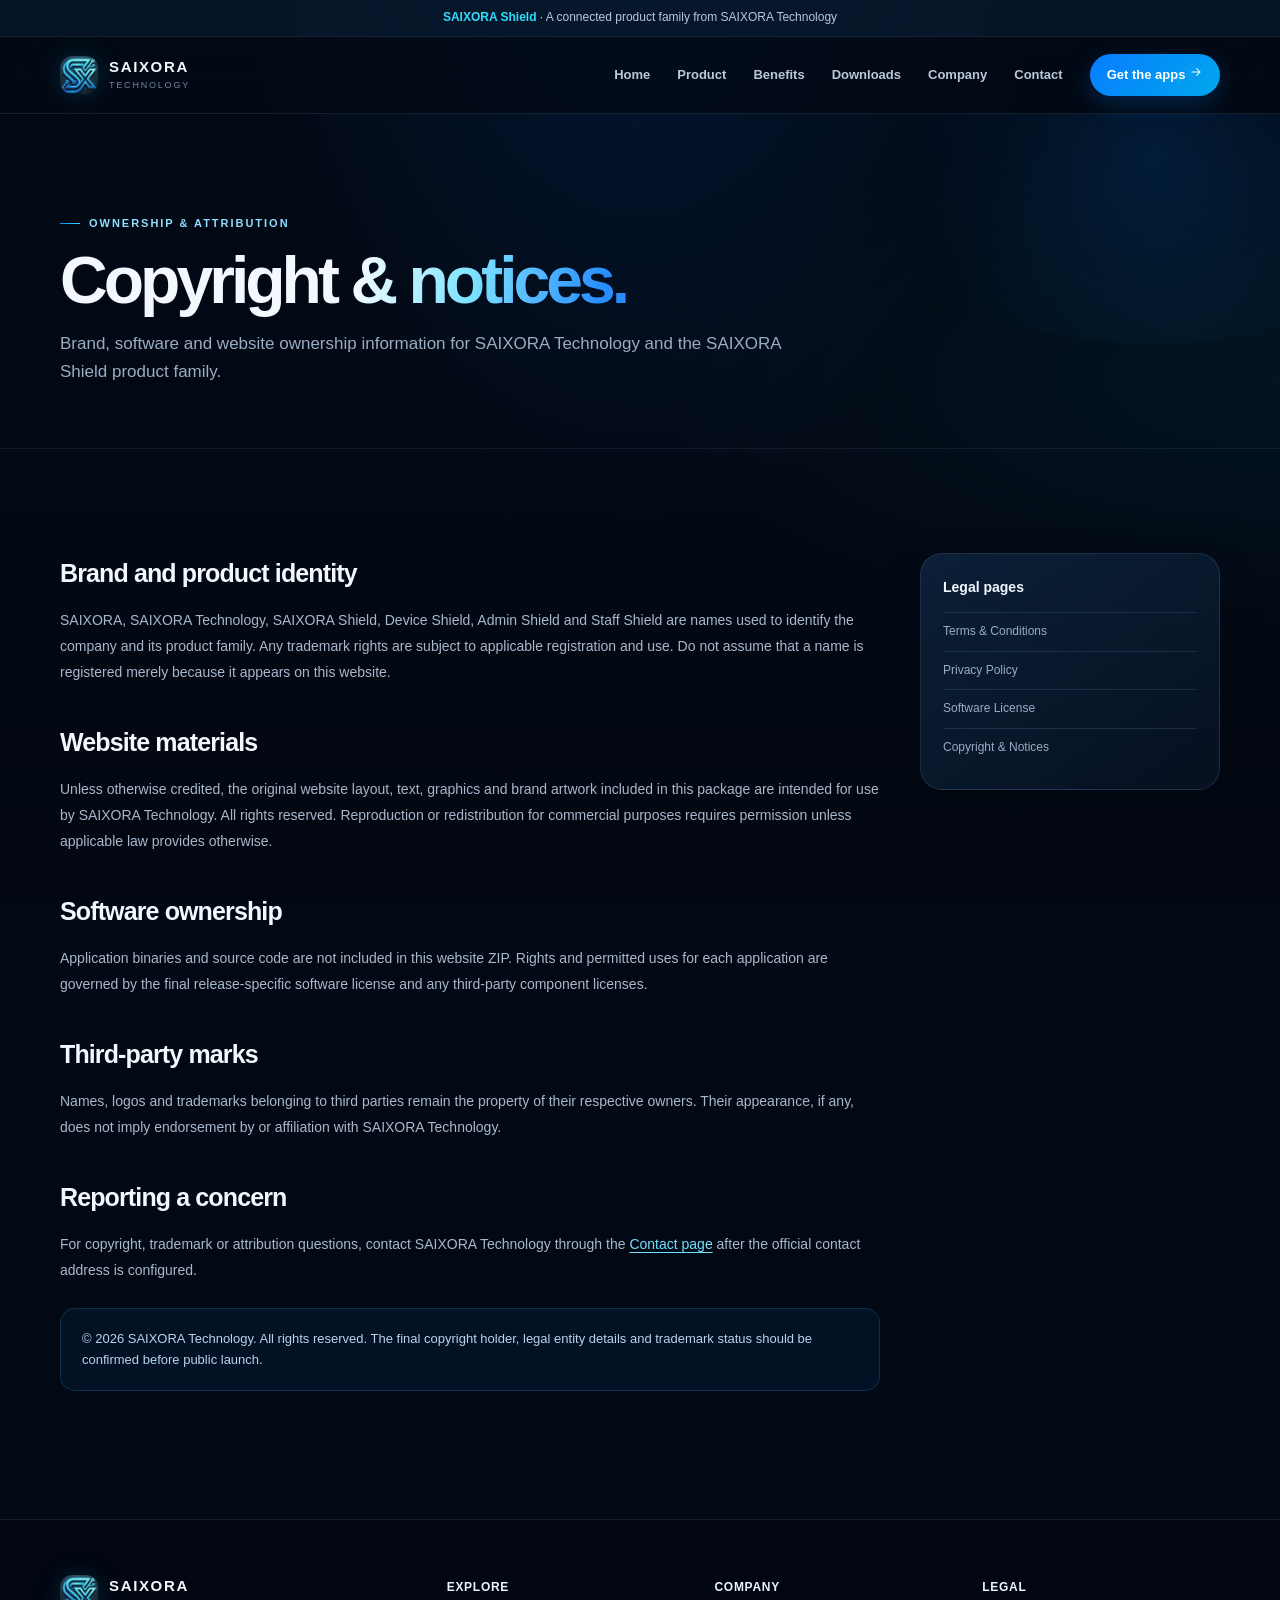
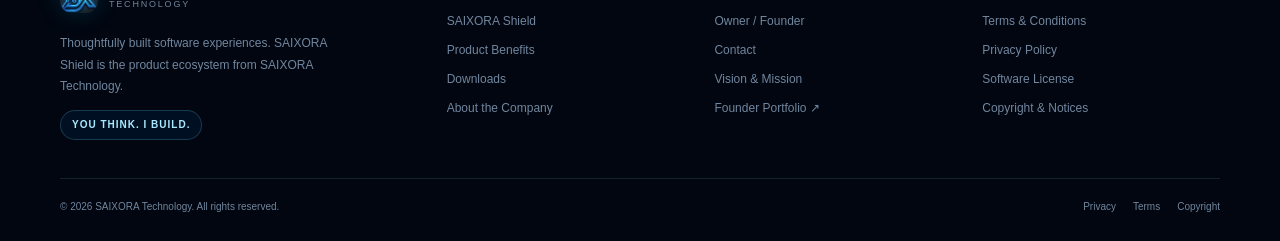
<file: copyright.html>
<!doctype html>
<html lang="en"><head>
<meta charset="utf-8"><meta name="viewport" content="width=device-width, initial-scale=1"><meta name="theme-color" content="#030914">
<meta name="description" content="Copyright, trademark and attribution notices for SAIXORA Technology, SAIXORA Shield and this website."><meta name="keywords" content="SAIXORA copyright, SAIXORA Shield trademark, SAIXORA Technology legal notice"><meta name="author" content="SAIXORA Technology"><meta name="robots" content="index, follow">
<meta property="og:type" content="website"><meta property="og:title" content="Copyright & Notices — SAIXORA Technology"><meta property="og:description" content="Copyright and brand notices for SAIXORA Technology."><meta property="og:image" content="assets/favicon.png">
<link rel="icon" type="image/png" href="assets/favicon.png"><link rel="stylesheet" href="css/styles.css"><title>Copyright & Notices — SAIXORA Technology</title></head>
<body data-page="legal"><div data-site-header></div><main id="main-content">
<section class="page-hero"><div class="container"><span class="eyebrow">Ownership & attribution</span><h1>Copyright <span class="gradient-text">& notices.</span></h1><p>Brand, software and website ownership information for SAIXORA Technology and the SAIXORA Shield product family.</p></div></section>
<section class="section"><div class="container content-grid"><article class="prose">
<h2>Brand and product identity</h2><p>SAIXORA, SAIXORA Technology, SAIXORA Shield, Device Shield, Admin Shield and Staff Shield are names used to identify the company and its product family. Any trademark rights are subject to applicable registration and use. Do not assume that a name is registered merely because it appears on this website.</p>
<h2>Website materials</h2><p>Unless otherwise credited, the original website layout, text, graphics and brand artwork included in this package are intended for use by SAIXORA Technology. All rights reserved. Reproduction or redistribution for commercial purposes requires permission unless applicable law provides otherwise.</p>
<h2>Software ownership</h2><p>Application binaries and source code are not included in this website ZIP. Rights and permitted uses for each application are governed by the final release-specific software license and any third-party component licenses.</p>
<h2>Third-party marks</h2><p>Names, logos and trademarks belonging to third parties remain the property of their respective owners. Their appearance, if any, does not imply endorsement by or affiliation with SAIXORA Technology.</p>
<h2>Reporting a concern</h2><p>For copyright, trademark or attribution questions, contact SAIXORA Technology through the <a href="contact.html">Contact page</a> after the official contact address is configured.</p>
<div class="callout">© <span data-year></span> SAIXORA Technology. All rights reserved. The final copyright holder, legal entity details and trademark status should be confirmed before public launch.</div>
</article><aside class="card side-card"><h3>Legal pages</h3><a href="terms.html">Terms & Conditions</a><a href="privacy.html">Privacy Policy</a><a href="license.html">Software License</a><a href="copyright.html">Copyright & Notices</a></aside></div></section>
</main><div data-site-footer></div><script src="js/config.js"></script><script src="js/site.js" defer></script></body></html>
</file>
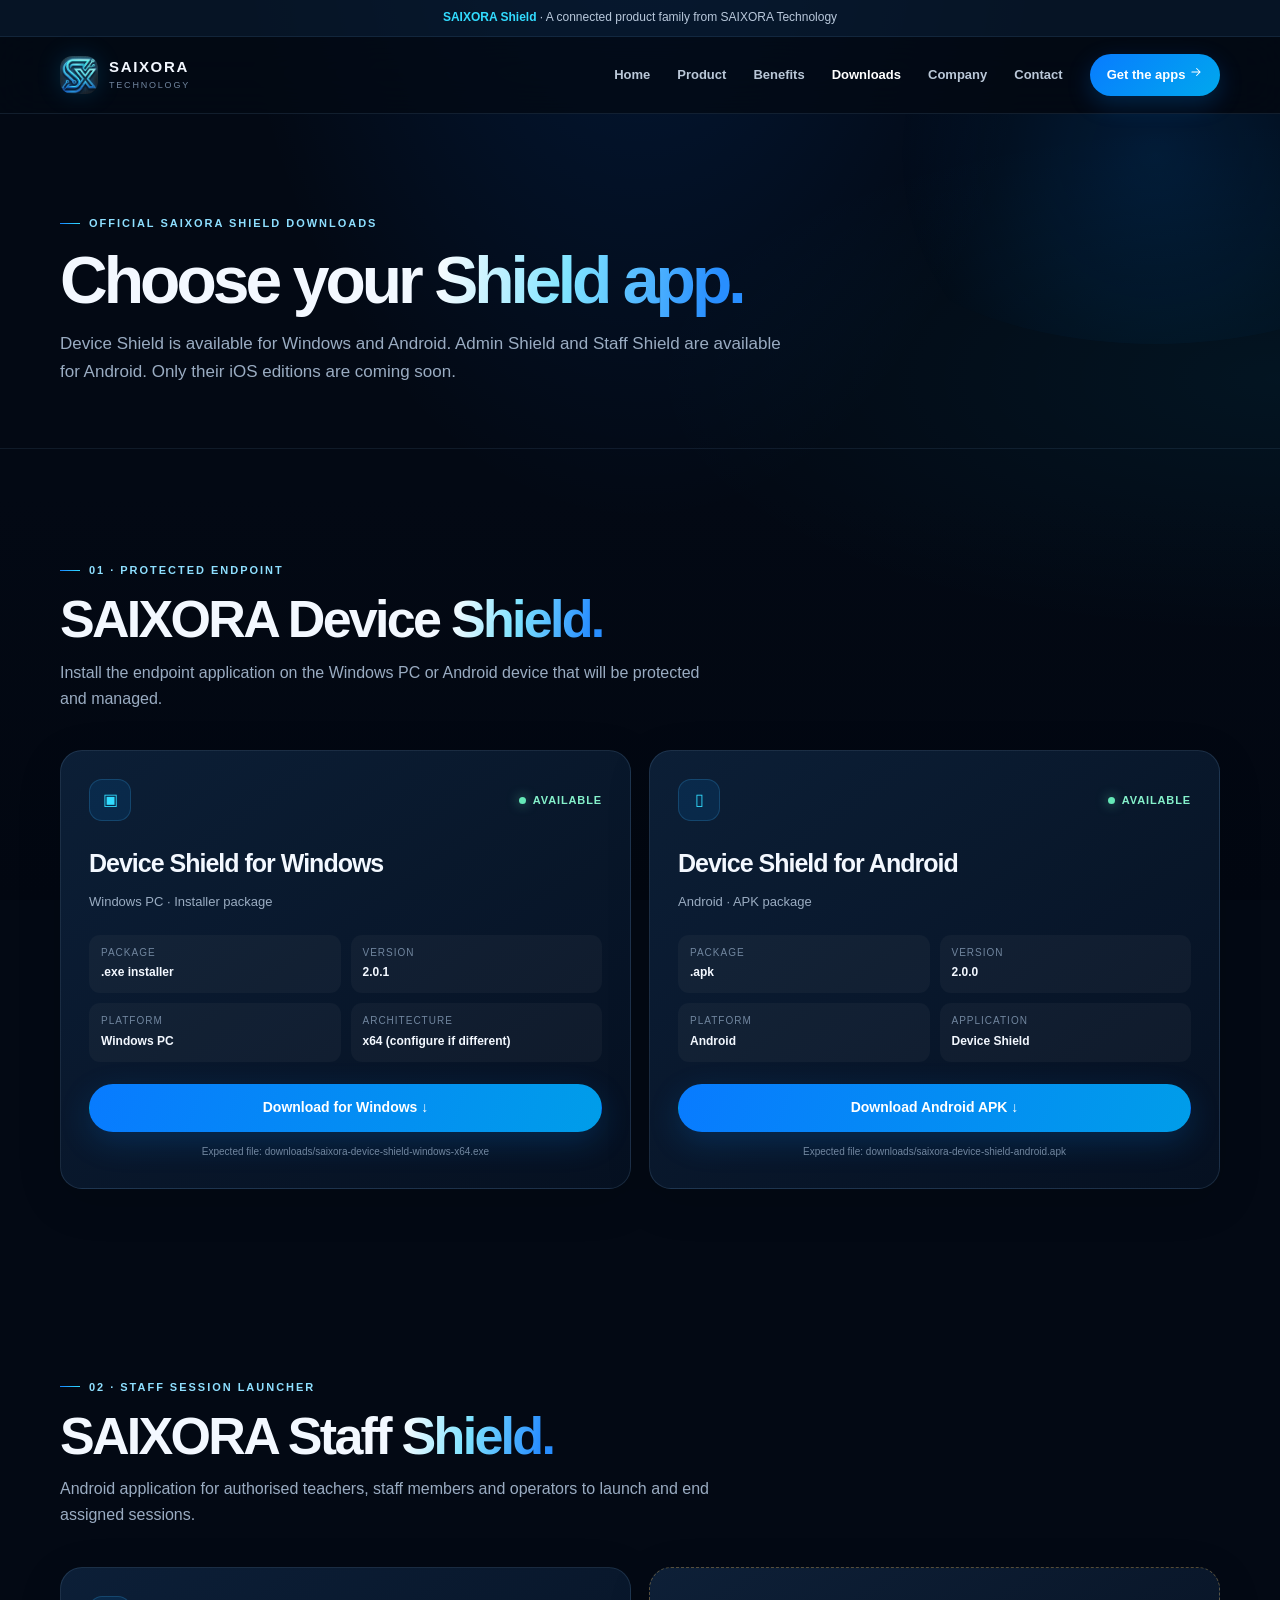
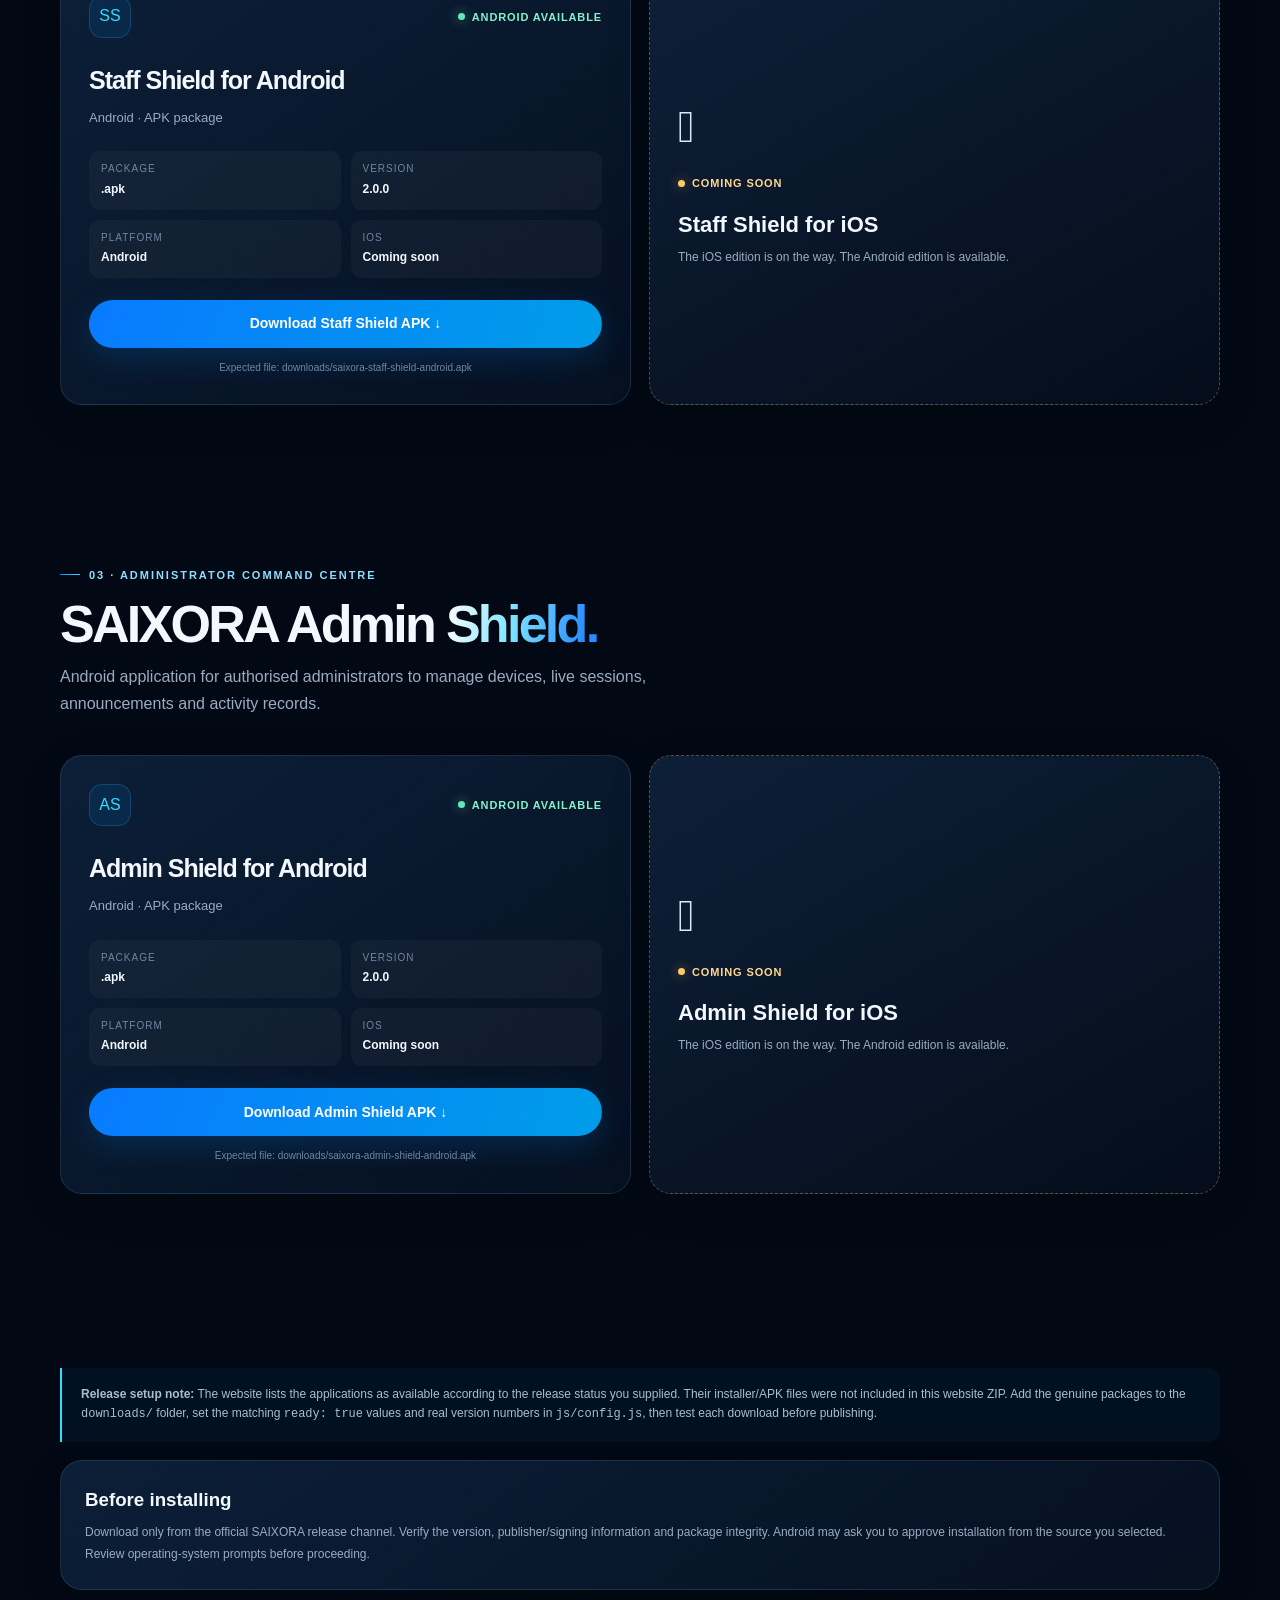
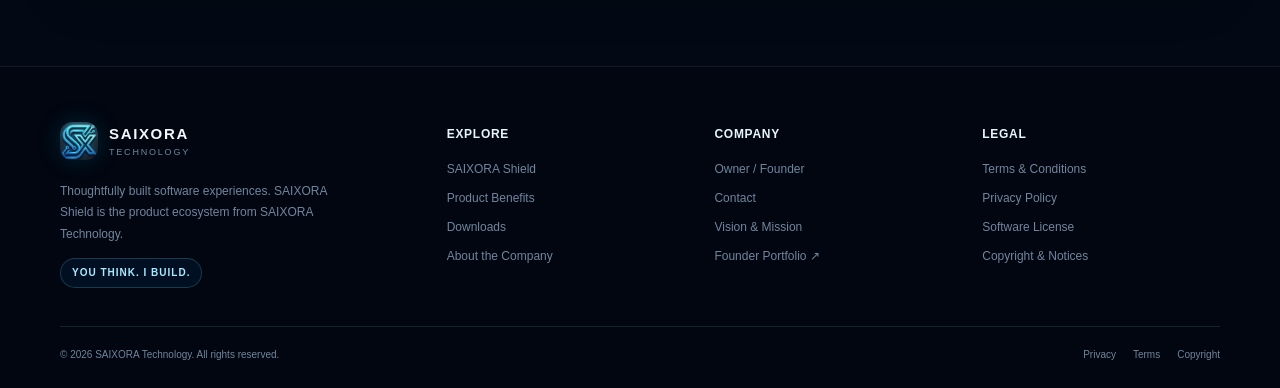
<file: downloads.html>
<!doctype html>
<html lang="en"><head>
<meta charset="utf-8"><meta name="viewport" content="width=device-width, initial-scale=1"><meta name="theme-color" content="#030914">
<meta name="description" content="Official SAIXORA Shield downloads: Device Shield for Windows and Android, plus Admin Shield and Staff Shield for Android. Their iOS editions are coming soon.">
<meta name="keywords" content="SAIXORA Shield download, Device Shield EXE, Device Shield APK, Admin Shield APK, Staff Shield APK, SAIXORA Windows app, SAIXORA Android apps">
<meta name="author" content="SAIXORA Technology"><meta name="robots" content="index, follow">
<meta property="og:type" content="website"><meta property="og:title" content="Download SAIXORA Shield — Windows & Android"><meta property="og:description" content="Download Device Shield, Admin Shield and Staff Shield for supported Windows and Android devices. iOS editions are coming soon."><meta property="og:image" content="assets/saixora-shield-logo.webp">
<link rel="icon" type="image/png" href="assets/favicon.png"><link rel="stylesheet" href="css/styles.css"><title>Downloads — SAIXORA Shield for Windows & Android</title></head>
<body data-page="downloads"><div data-site-header></div><main id="main-content">
<section class="page-hero"><div class="container"><span class="eyebrow">Official SAIXORA Shield downloads</span><h1>Choose your <span class="gradient-text">Shield app.</span></h1><p>Device Shield is available for Windows and Android. Admin Shield and Staff Shield are available for Android. Only their iOS editions are coming soon.</p></div></section>
<section class="section"><div class="container"><div class="section-heading reveal"><span class="eyebrow">01 · Protected endpoint</span><h2>SAIXORA Device <span class="gradient-text">Shield.</span></h2><p>Install the endpoint application on the Windows PC or Android device that will be protected and managed.</p></div><div class="download-grid">
<article class="card download-card reveal" id="device-shield-windows"><div class="download-heading"><span class="device-icon">▣</span><span class="status">Available</span></div><h2>Device Shield for Windows</h2><p class="sub">Windows PC · Installer package</p><div class="download-meta"><div><small>Package</small><strong>.exe installer</strong></div><div><small>Version</small><strong data-version="windows">Configure version</strong></div><div><small>Platform</small><strong>Windows PC</strong></div><div><small>Architecture</small><strong>x64 (configure if different)</strong></div></div><a class="btn btn-primary" data-download="windows" href="#device-shield-windows">Download for Windows ↓</a><p class="muted-note">Expected file: downloads/saixora-device-shield-windows-x64.exe</p></article>
<article class="card download-card reveal" id="device-shield"><div class="download-heading"><span class="device-icon">▯</span><span class="status">Available</span></div><h2>Device Shield for Android</h2><p class="sub">Android · APK package</p><div class="download-meta"><div><small>Package</small><strong>.apk</strong></div><div><small>Version</small><strong data-version="android">Configure version</strong></div><div><small>Platform</small><strong>Android</strong></div><div><small>Application</small><strong>Device Shield</strong></div></div><a class="btn btn-primary" data-download="android" href="#device-shield">Download Android APK ↓</a><p class="muted-note">Expected file: downloads/saixora-device-shield-android.apk</p></article>
</div></div></section>
<section class="section compact"><div class="container"><div class="section-heading reveal"><span class="eyebrow">02 · Staff session launcher</span><h2>SAIXORA Staff <span class="gradient-text">Shield.</span></h2><p>Android application for authorised teachers, staff members and operators to launch and end assigned sessions.</p></div><div class="download-grid"><article class="card download-card reveal" id="staff-shield"><div class="download-heading"><span class="device-icon">SS</span><span class="status">Android available</span></div><h2>Staff Shield for Android</h2><p class="sub">Android · APK package</p><div class="download-meta"><div><small>Package</small><strong>.apk</strong></div><div><small>Version</small><strong data-version="staffAndroid">Configure version</strong></div><div><small>Platform</small><strong>Android</strong></div><div><small>iOS</small><strong>Coming soon</strong></div></div><a class="btn btn-primary" data-download="staffAndroid" href="#staff-shield">Download Staff Shield APK ↓</a><p class="muted-note">Expected file: downloads/saixora-staff-shield-android.apk</p></article><article class="card ios-coming-card reveal"><div class="ios-mark"></div><span class="status soon">Coming soon</span><h3>Staff Shield for iOS</h3><p>The iOS edition is on the way. The Android edition is available.</p></article></div></div></section>
<section class="section compact"><div class="container"><div class="section-heading reveal"><span class="eyebrow">03 · Administrator command centre</span><h2>SAIXORA Admin <span class="gradient-text">Shield.</span></h2><p>Android application for authorised administrators to manage devices, live sessions, announcements and activity records.</p></div><div class="download-grid"><article class="card download-card reveal" id="admin-shield"><div class="download-heading"><span class="device-icon">AS</span><span class="status">Android available</span></div><h2>Admin Shield for Android</h2><p class="sub">Android · APK package</p><div class="download-meta"><div><small>Package</small><strong>.apk</strong></div><div><small>Version</small><strong data-version="adminAndroid">Configure version</strong></div><div><small>Platform</small><strong>Android</strong></div><div><small>iOS</small><strong>Coming soon</strong></div></div><a class="btn btn-primary" data-download="adminAndroid" href="#admin-shield">Download Admin Shield APK ↓</a><p class="muted-note">Expected file: downloads/saixora-admin-shield-android.apk</p></article><article class="card ios-coming-card reveal"><div class="ios-mark"></div><span class="status soon">Coming soon</span><h3>Admin Shield for iOS</h3><p>The iOS edition is on the way. The Android edition is available.</p></article></div></div></section>
<section class="section compact"><div class="container"><div class="version-note"><strong>Release setup note:</strong> The website lists the applications as available according to the release status you supplied. Their installer/APK files were not included in this website ZIP. Add the genuine packages to the <code>downloads/</code> folder, set the matching <code>ready: true</code> values and real version numbers in <code>js/config.js</code>, then test each download before publishing.</div><div class="card install-note"><h3>Before installing</h3><p>Download only from the official SAIXORA release channel. Verify the version, publisher/signing information and package integrity. Android may ask you to approve installation from the source you selected. Review operating-system prompts before proceeding.</p></div></div></section>
</main><div data-site-footer></div><script src="js/config.js"></script><script src="js/site.js" defer></script></body></html>
</file>
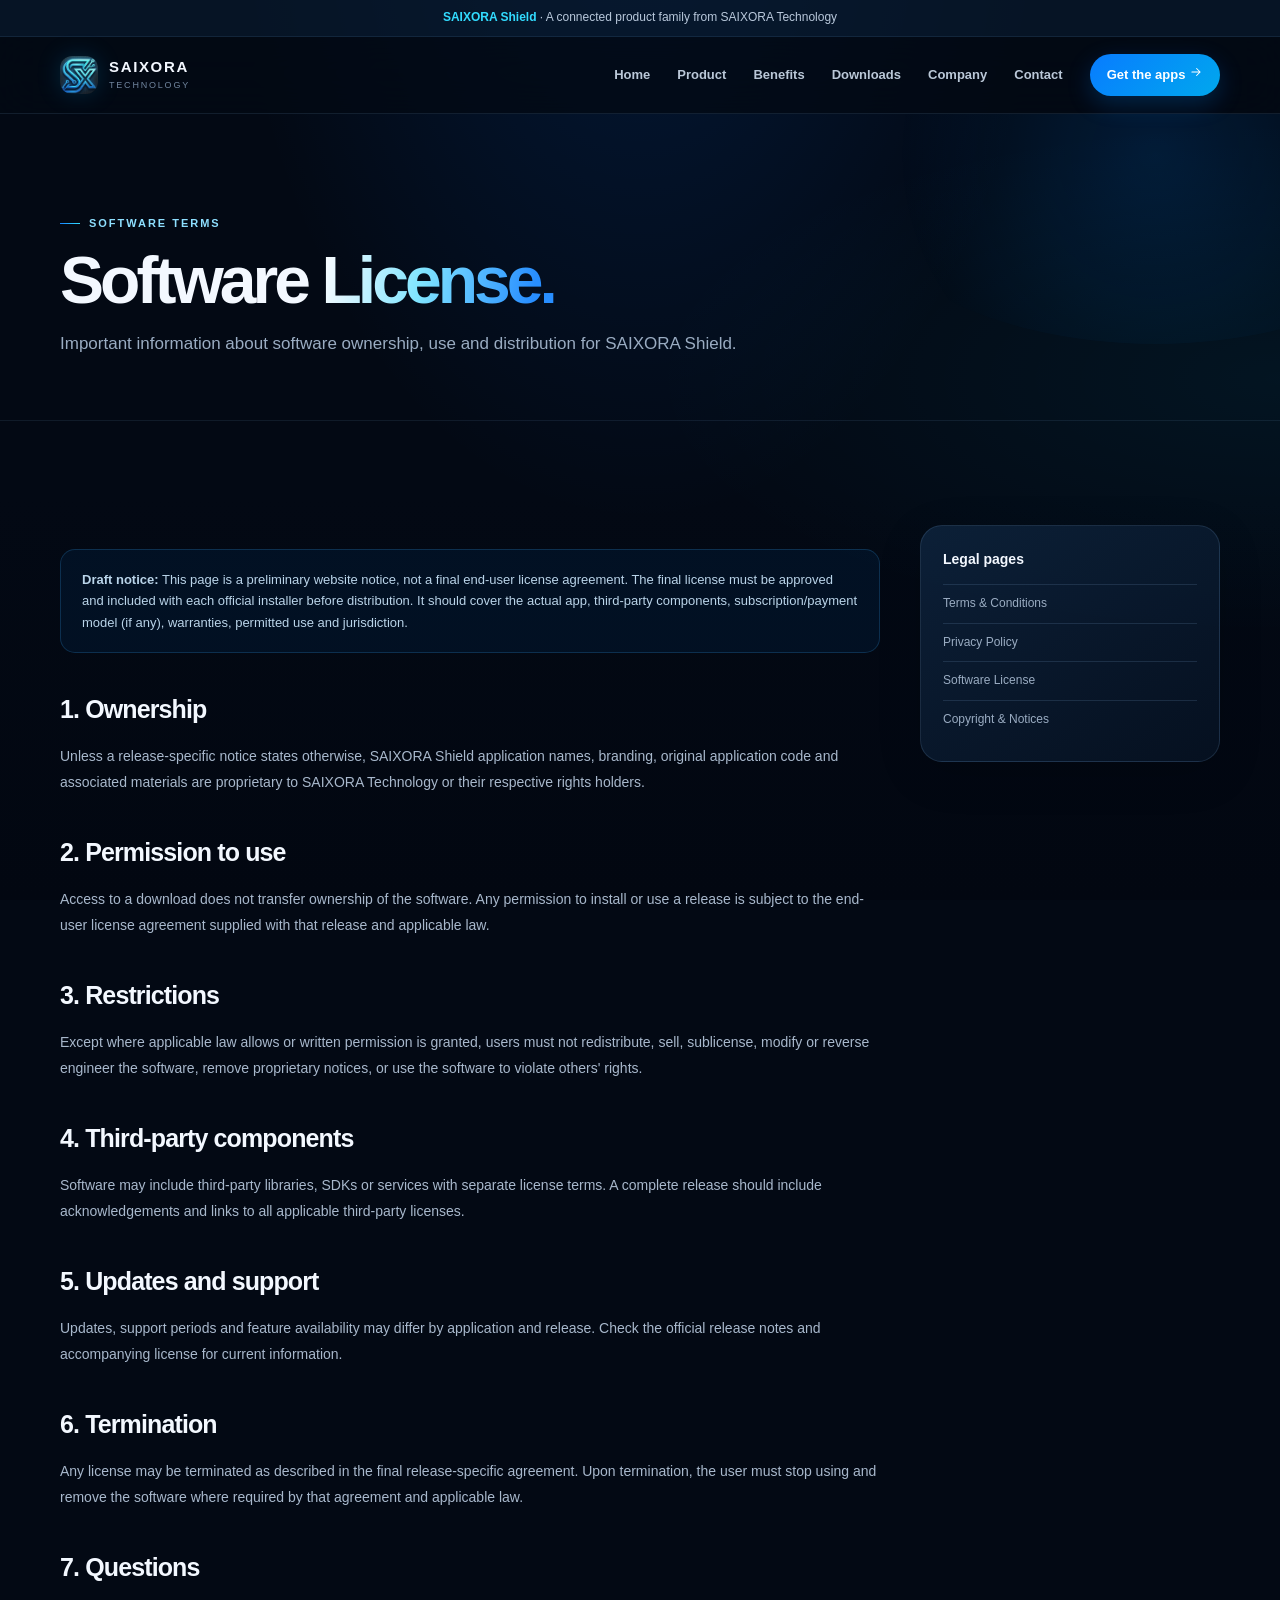
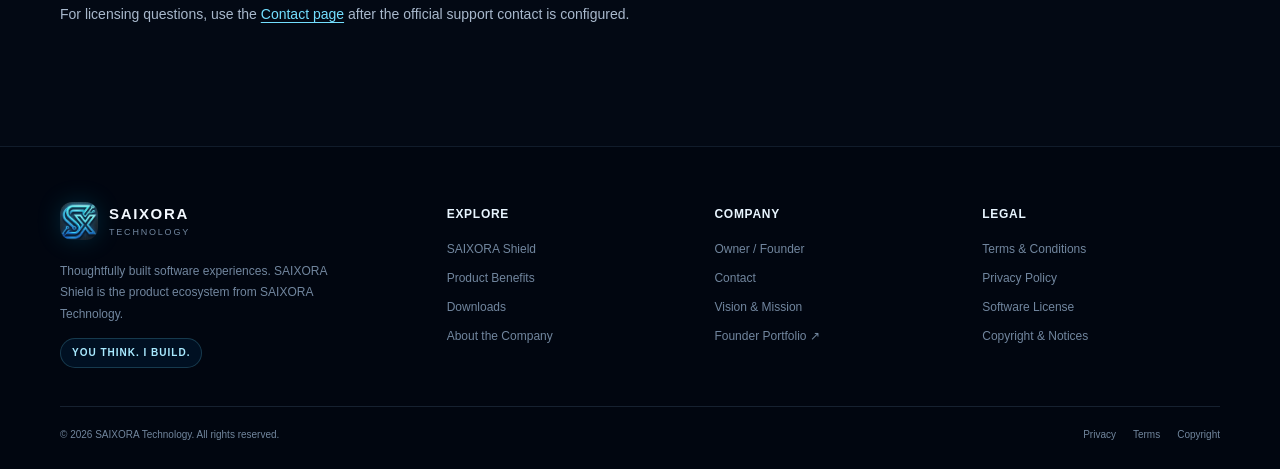
<file: license.html>
<!doctype html>
<html lang="en"><head>
<meta charset="utf-8"><meta name="viewport" content="width=device-width, initial-scale=1"><meta name="theme-color" content="#030914">
<meta name="description" content="Review the preliminary software licensing information for SAIXORA Shield. The final application EULA must accompany the official release."><meta name="keywords" content="SAIXORA Shield software license, SAIXORA EULA, software license terms"><meta name="author" content="SAIXORA Technology"><meta name="robots" content="index, follow">
<meta property="og:type" content="website"><meta property="og:title" content="Software License — SAIXORA Shield"><meta property="og:description" content="Preliminary licensing information for SAIXORA Shield software."><meta property="og:image" content="assets/favicon.png">
<link rel="icon" type="image/png" href="assets/favicon.png"><link rel="stylesheet" href="css/styles.css"><title>Software License — SAIXORA Shield</title></head>
<body data-page="legal"><div data-site-header></div><main id="main-content">
<section class="page-hero"><div class="container"><span class="eyebrow">Software terms</span><h1>Software <span class="gradient-text">License.</span></h1><p>Important information about software ownership, use and distribution for SAIXORA Shield.</p></div></section>
<section class="section"><div class="container content-grid"><article class="prose">
<div class="callout"><strong>Draft notice:</strong> This page is a preliminary website notice, not a final end-user license agreement. The final license must be approved and included with each official installer before distribution. It should cover the actual app, third-party components, subscription/payment model (if any), warranties, permitted use and jurisdiction.</div>
<h2>1. Ownership</h2><p>Unless a release-specific notice states otherwise, SAIXORA Shield application names, branding, original application code and associated materials are proprietary to SAIXORA Technology or their respective rights holders.</p>
<h2>2. Permission to use</h2><p>Access to a download does not transfer ownership of the software. Any permission to install or use a release is subject to the end-user license agreement supplied with that release and applicable law.</p>
<h2>3. Restrictions</h2><p>Except where applicable law allows or written permission is granted, users must not redistribute, sell, sublicense, modify or reverse engineer the software, remove proprietary notices, or use the software to violate others' rights.</p>
<h2>4. Third-party components</h2><p>Software may include third-party libraries, SDKs or services with separate license terms. A complete release should include acknowledgements and links to all applicable third-party licenses.</p>
<h2>5. Updates and support</h2><p>Updates, support periods and feature availability may differ by application and release. Check the official release notes and accompanying license for current information.</p>
<h2>6. Termination</h2><p>Any license may be terminated as described in the final release-specific agreement. Upon termination, the user must stop using and remove the software where required by that agreement and applicable law.</p>
<h2>7. Questions</h2><p>For licensing questions, use the <a href="contact.html">Contact page</a> after the official support contact is configured.</p>
</article><aside class="card side-card"><h3>Legal pages</h3><a href="terms.html">Terms & Conditions</a><a href="privacy.html">Privacy Policy</a><a href="license.html">Software License</a><a href="copyright.html">Copyright & Notices</a></aside></div></section>
</main><div data-site-footer></div><script src="js/config.js"></script><script src="js/site.js" defer></script></body></html>
</file>
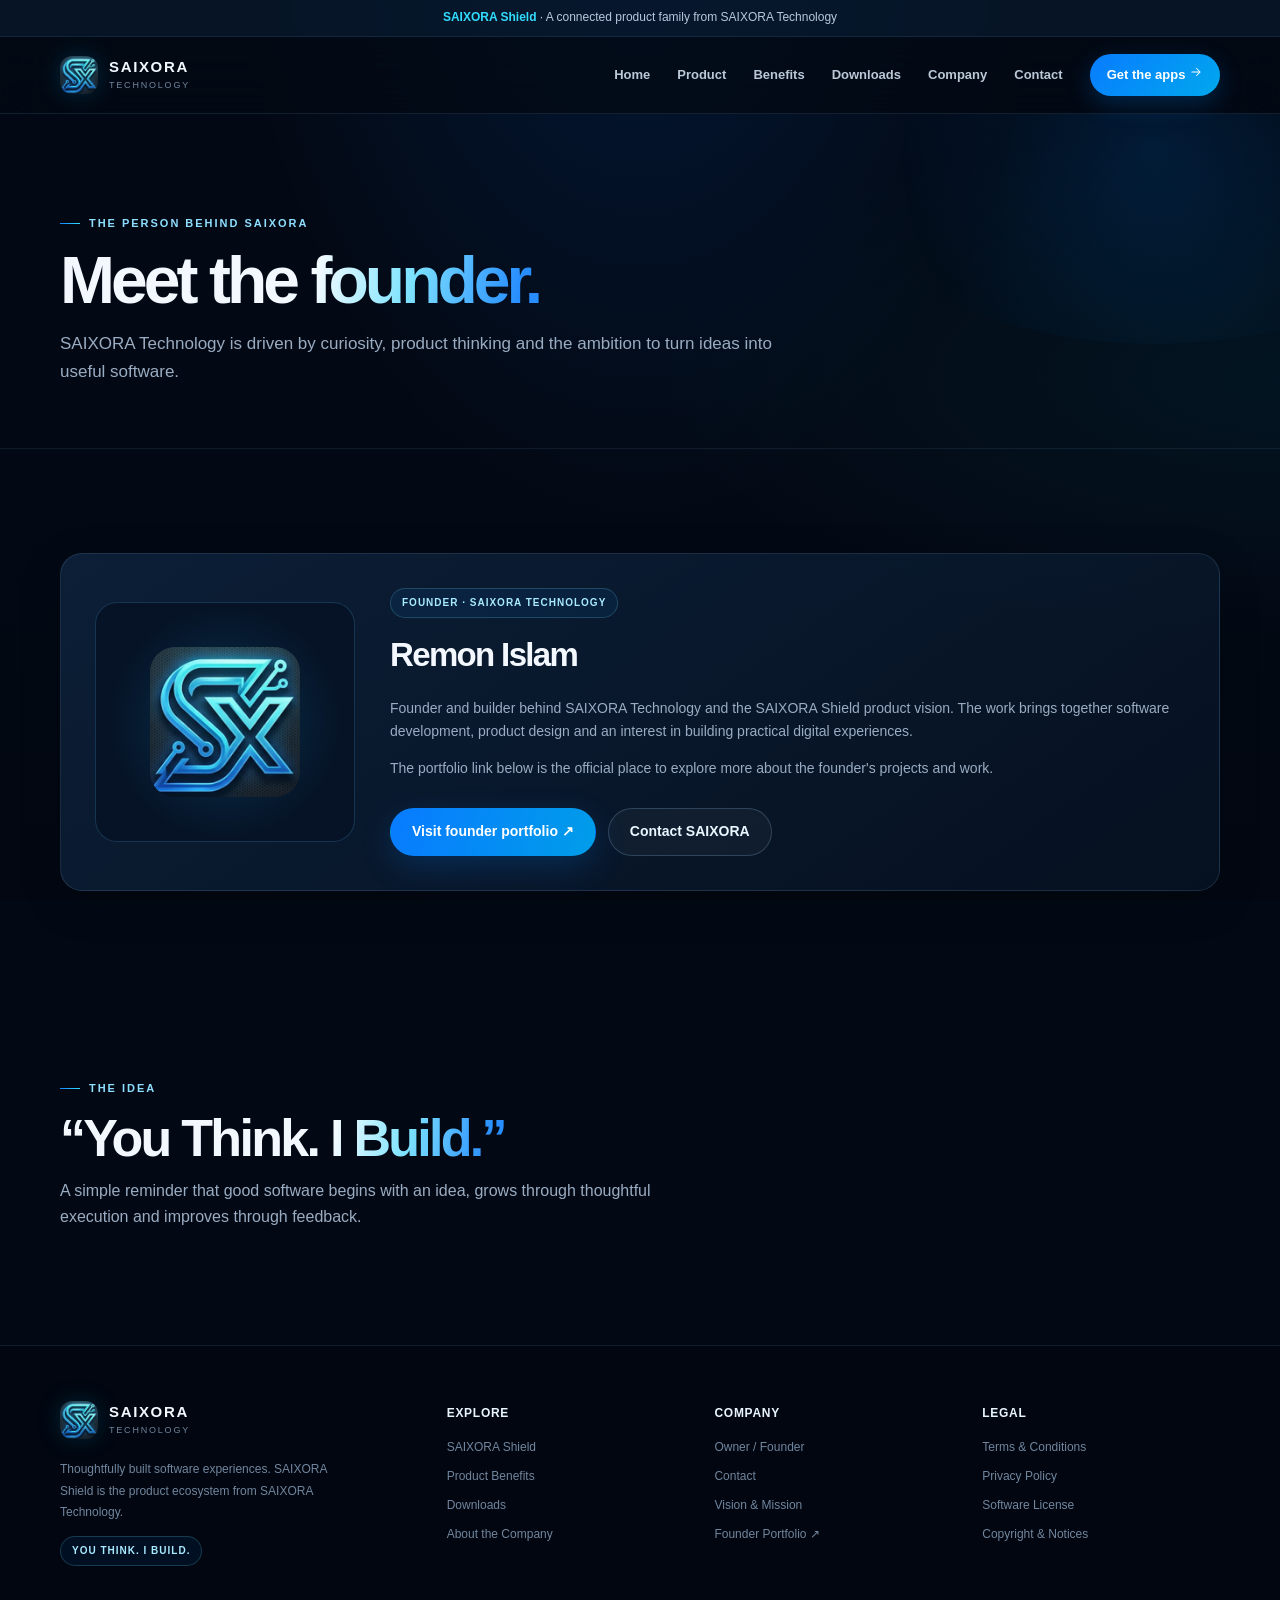
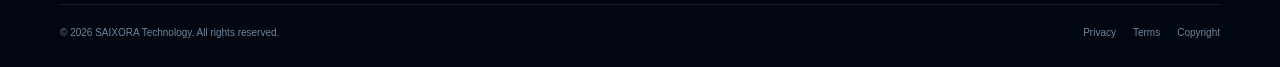
<file: owner.html>
<!doctype html>
<html lang="en"><head>
<meta charset="utf-8"><meta name="viewport" content="width=device-width, initial-scale=1"><meta name="theme-color" content="#030914">
<meta name="description" content="Meet the founder behind SAIXORA Technology and visit the official portfolio."><meta name="keywords" content="SAIXORA Technology founder, Remon Islam, founder portfolio, SAIXORA Shield"><meta name="author" content="SAIXORA Technology"><meta name="robots" content="index, follow">
<meta property="og:type" content="profile"><meta property="og:title" content="Founder — SAIXORA Technology"><meta property="og:description" content="Meet the person behind SAIXORA Technology."><meta property="og:image" content="assets/favicon.png">
<link rel="icon" type="image/png" href="assets/favicon.png"><link rel="stylesheet" href="css/styles.css"><title>Founder — SAIXORA Technology</title></head>
<body data-page="owner"><div data-site-header></div><main id="main-content">
<section class="page-hero"><div class="container"><span class="eyebrow">The person behind SAIXORA</span><h1>Meet the <span class="gradient-text">founder.</span></h1><p>SAIXORA Technology is driven by curiosity, product thinking and the ambition to turn ideas into useful software.</p></div></section>
<section class="section"><div class="container"><article class="card owner-card reveal"><div class="owner-monogram"><img src="assets/favicon.png" alt="SAIXORA Technology SX logo"></div><div><span class="pill">Founder · SAIXORA Technology</span><h2>Remon Islam</h2><p>Founder and builder behind SAIXORA Technology and the SAIXORA Shield product vision. The work brings together software development, product design and an interest in building practical digital experiences.</p><p>The portfolio link below is the official place to explore more about the founder's projects and work.</p><div class="btn-row"><a class="btn btn-primary" href="https://remonislam1927-art.github.io/portfolio-website/" target="_blank" rel="noopener noreferrer">Visit founder portfolio ↗</a><a class="btn btn-secondary" href="contact.html">Contact SAIXORA</a></div></div></article></div></section>
<section class="section compact"><div class="container"><div class="section-heading reveal"><span class="eyebrow">The idea</span><h2>“You Think. <span class="gradient-text">I Build.”</span></h2><p>A simple reminder that good software begins with an idea, grows through thoughtful execution and improves through feedback.</p></div></div></section>
</main><div data-site-footer></div><script src="js/config.js"></script><script src="js/site.js" defer></script></body></html>
</file>
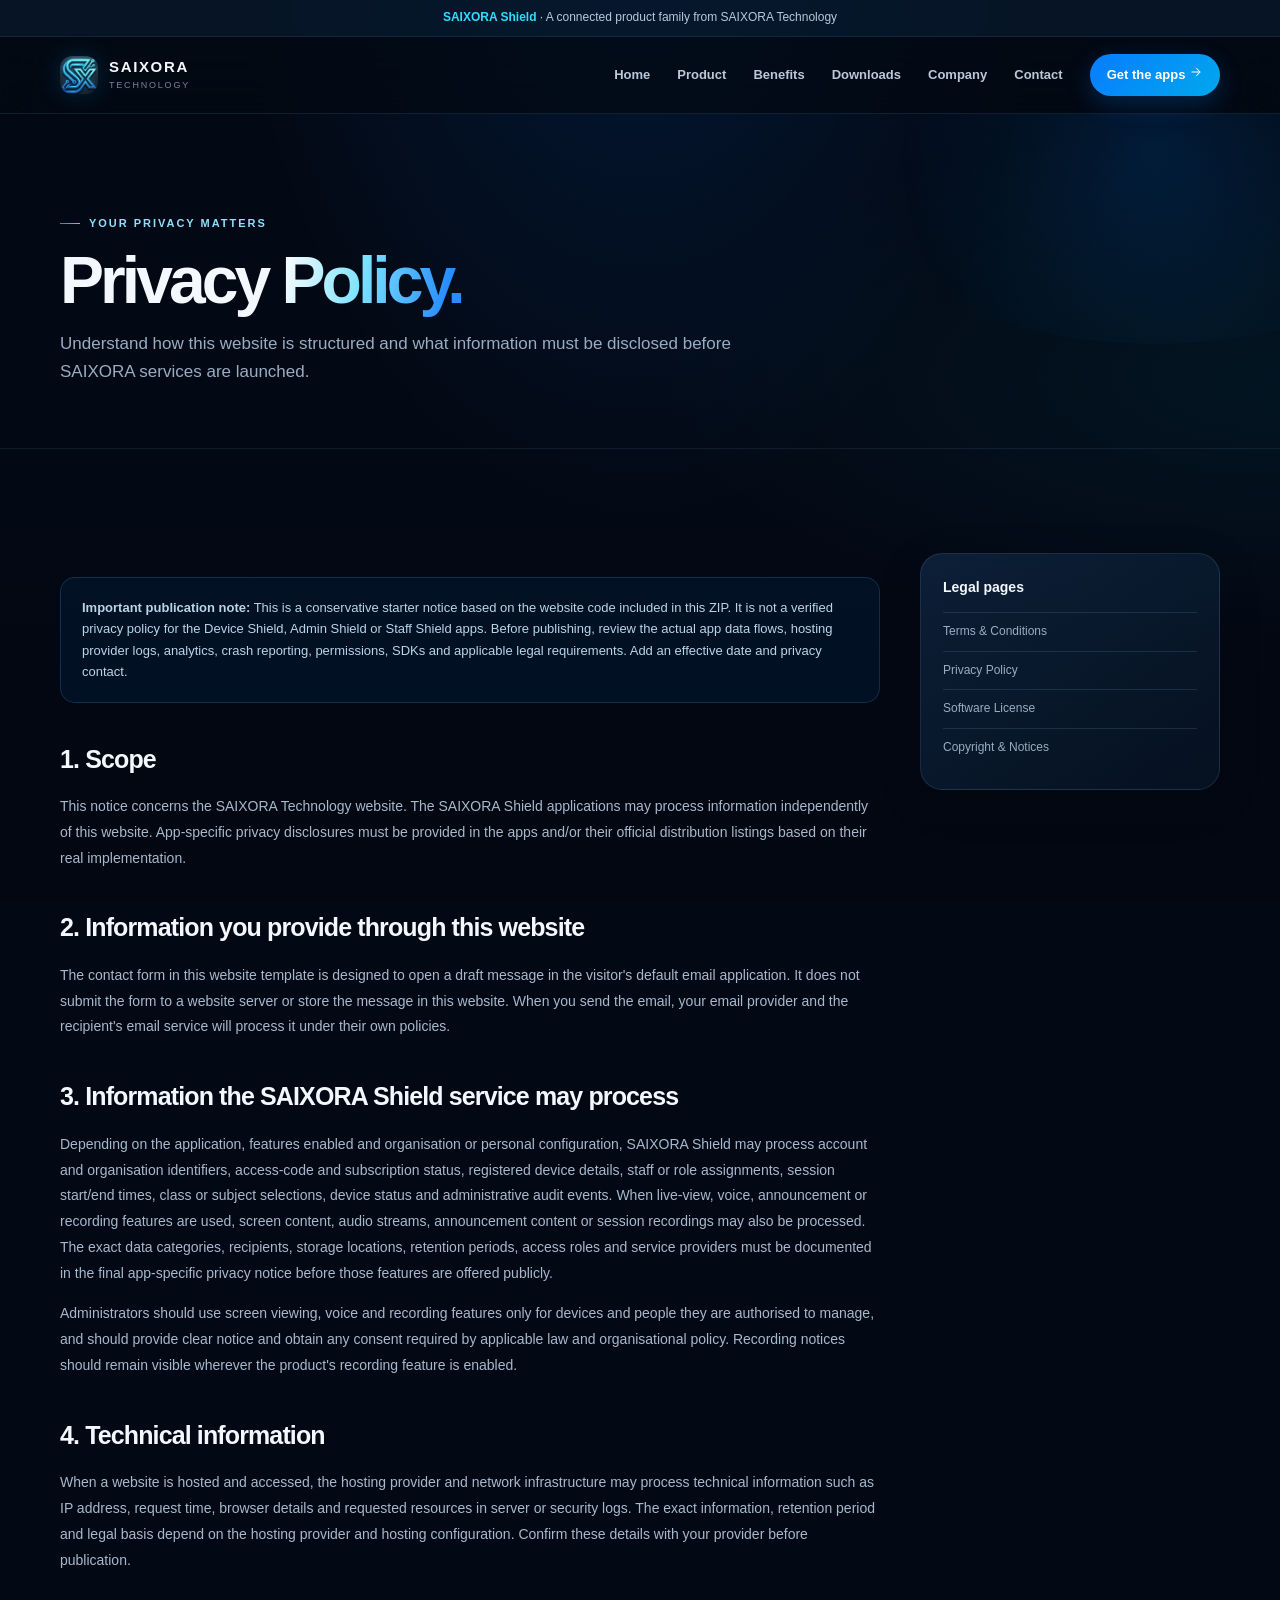
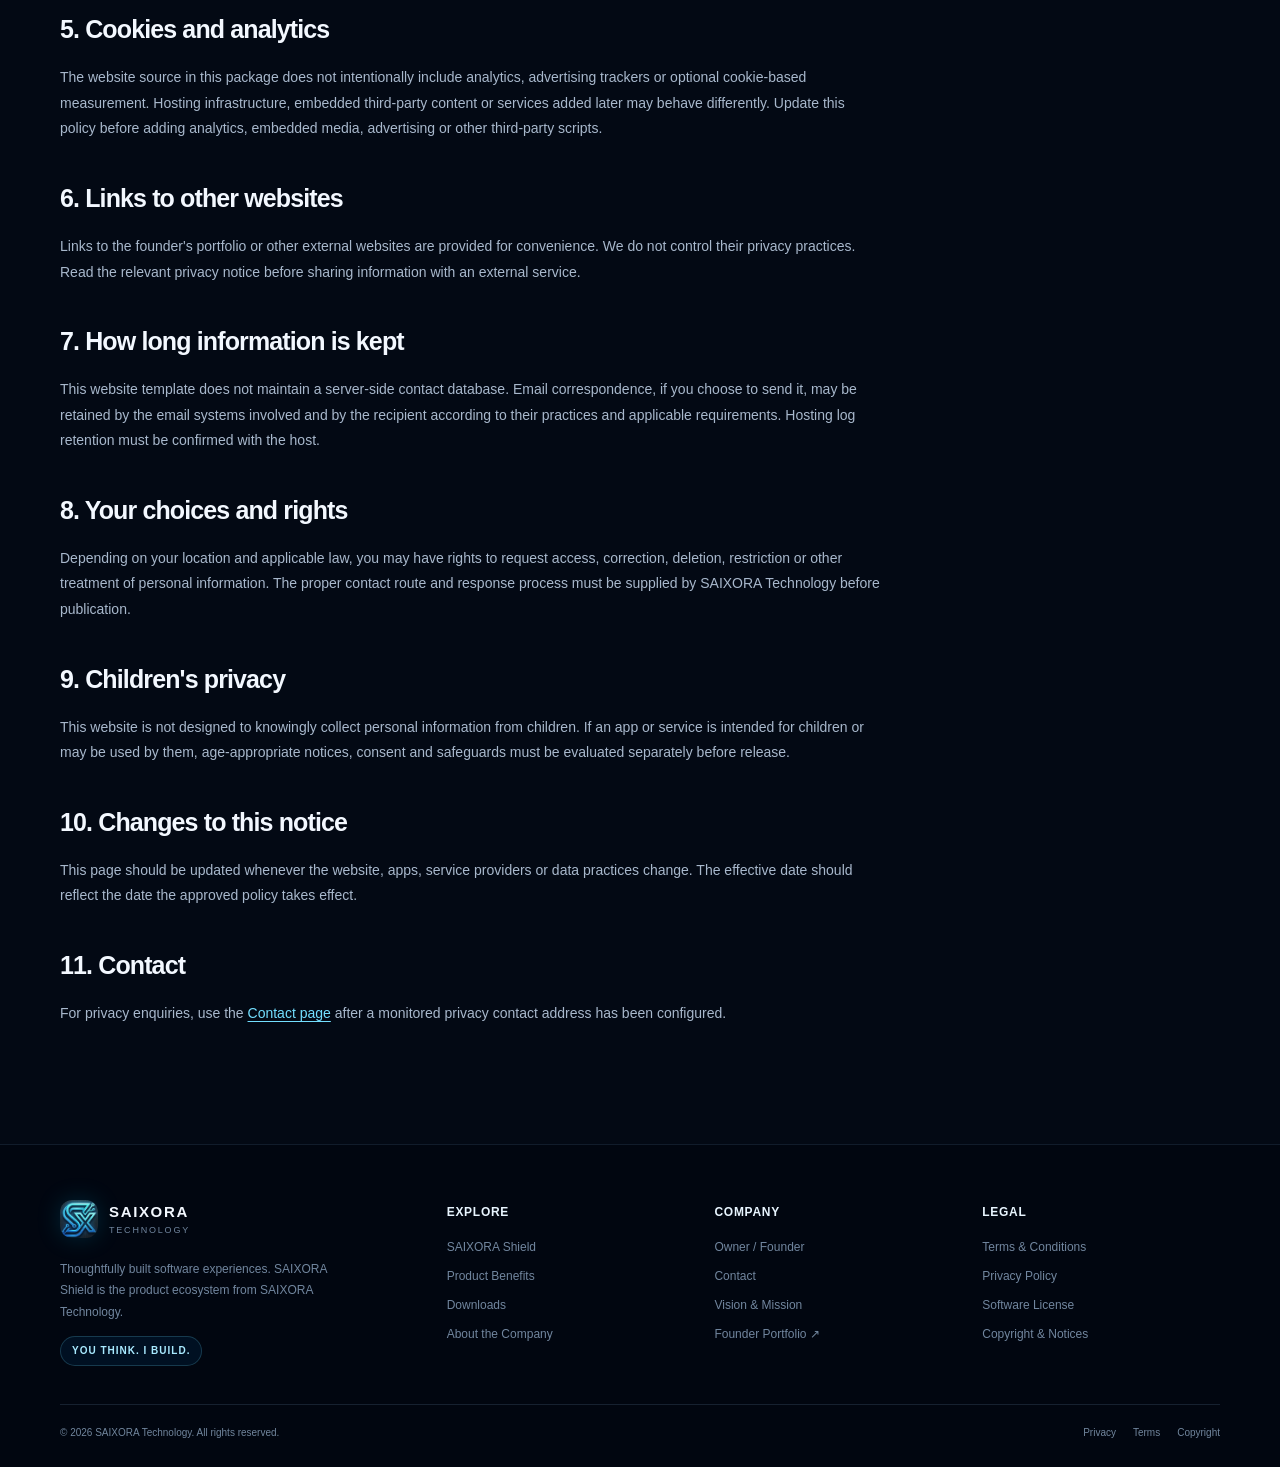
<file: privacy.html>
<!doctype html>
<html lang="en"><head>
<meta charset="utf-8"><meta name="viewport" content="width=device-width, initial-scale=1"><meta name="theme-color" content="#030914">
<meta name="description" content="Read the privacy information for the SAIXORA Technology website and learn what to verify about SAIXORA Shield applications."><meta name="keywords" content="SAIXORA privacy policy, SAIXORA Shield privacy, website data, personal information"><meta name="author" content="SAIXORA Technology"><meta name="robots" content="index, follow">
<meta property="og:type" content="website"><meta property="og:title" content="Privacy Policy — SAIXORA Technology"><meta property="og:description" content="Privacy information for the SAIXORA Technology website."><meta property="og:image" content="assets/favicon.png">
<link rel="icon" type="image/png" href="assets/favicon.png"><link rel="stylesheet" href="css/styles.css"><title>Privacy Policy — SAIXORA Technology</title></head>
<body data-page="legal"><div data-site-header></div><main id="main-content">
<section class="page-hero"><div class="container"><span class="eyebrow">Your privacy matters</span><h1>Privacy <span class="gradient-text">Policy.</span></h1><p>Understand how this website is structured and what information must be disclosed before SAIXORA services are launched.</p></div></section>
<section class="section"><div class="container content-grid"><article class="prose">
<div class="callout"><strong>Important publication note:</strong> This is a conservative starter notice based on the website code included in this ZIP. It is not a verified privacy policy for the Device Shield, Admin Shield or Staff Shield apps. Before publishing, review the actual app data flows, hosting provider logs, analytics, crash reporting, permissions, SDKs and applicable legal requirements. Add an effective date and privacy contact.</div>
<h2>1. Scope</h2><p>This notice concerns the SAIXORA Technology website. The SAIXORA Shield applications may process information independently of this website. App-specific privacy disclosures must be provided in the apps and/or their official distribution listings based on their real implementation.</p>
<h2>2. Information you provide through this website</h2><p>The contact form in this website template is designed to open a draft message in the visitor's default email application. It does not submit the form to a website server or store the message in this website. When you send the email, your email provider and the recipient's email service will process it under their own policies.</p>
<h2>3. Information the SAIXORA Shield service may process</h2><p>Depending on the application, features enabled and organisation or personal configuration, SAIXORA Shield may process account and organisation identifiers, access-code and subscription status, registered device details, staff or role assignments, session start/end times, class or subject selections, device status and administrative audit events. When live-view, voice, announcement or recording features are used, screen content, audio streams, announcement content or session recordings may also be processed. The exact data categories, recipients, storage locations, retention periods, access roles and service providers must be documented in the final app-specific privacy notice before those features are offered publicly.</p><p>Administrators should use screen viewing, voice and recording features only for devices and people they are authorised to manage, and should provide clear notice and obtain any consent required by applicable law and organisational policy. Recording notices should remain visible wherever the product's recording feature is enabled.</p>
<h2>4. Technical information</h2><p>When a website is hosted and accessed, the hosting provider and network infrastructure may process technical information such as IP address, request time, browser details and requested resources in server or security logs. The exact information, retention period and legal basis depend on the hosting provider and hosting configuration. Confirm these details with your provider before publication.</p>
<h2>5. Cookies and analytics</h2><p>The website source in this package does not intentionally include analytics, advertising trackers or optional cookie-based measurement. Hosting infrastructure, embedded third-party content or services added later may behave differently. Update this policy before adding analytics, embedded media, advertising or other third-party scripts.</p>
<h2>6. Links to other websites</h2><p>Links to the founder's portfolio or other external websites are provided for convenience. We do not control their privacy practices. Read the relevant privacy notice before sharing information with an external service.</p>
<h2>7. How long information is kept</h2><p>This website template does not maintain a server-side contact database. Email correspondence, if you choose to send it, may be retained by the email systems involved and by the recipient according to their practices and applicable requirements. Hosting log retention must be confirmed with the host.</p>
<h2>8. Your choices and rights</h2><p>Depending on your location and applicable law, you may have rights to request access, correction, deletion, restriction or other treatment of personal information. The proper contact route and response process must be supplied by SAIXORA Technology before publication.</p>
<h2>9. Children's privacy</h2><p>This website is not designed to knowingly collect personal information from children. If an app or service is intended for children or may be used by them, age-appropriate notices, consent and safeguards must be evaluated separately before release.</p>
<h2>10. Changes to this notice</h2><p>This page should be updated whenever the website, apps, service providers or data practices change. The effective date should reflect the date the approved policy takes effect.</p>
<h2>11. Contact</h2><p>For privacy enquiries, use the <a href="contact.html">Contact page</a> after a monitored privacy contact address has been configured.</p>
</article><aside class="card side-card"><h3>Legal pages</h3><a href="terms.html">Terms & Conditions</a><a href="privacy.html">Privacy Policy</a><a href="license.html">Software License</a><a href="copyright.html">Copyright & Notices</a></aside></div></section>
</main><div data-site-footer></div><script src="js/config.js"></script><script src="js/site.js" defer></script></body></html>
</file>
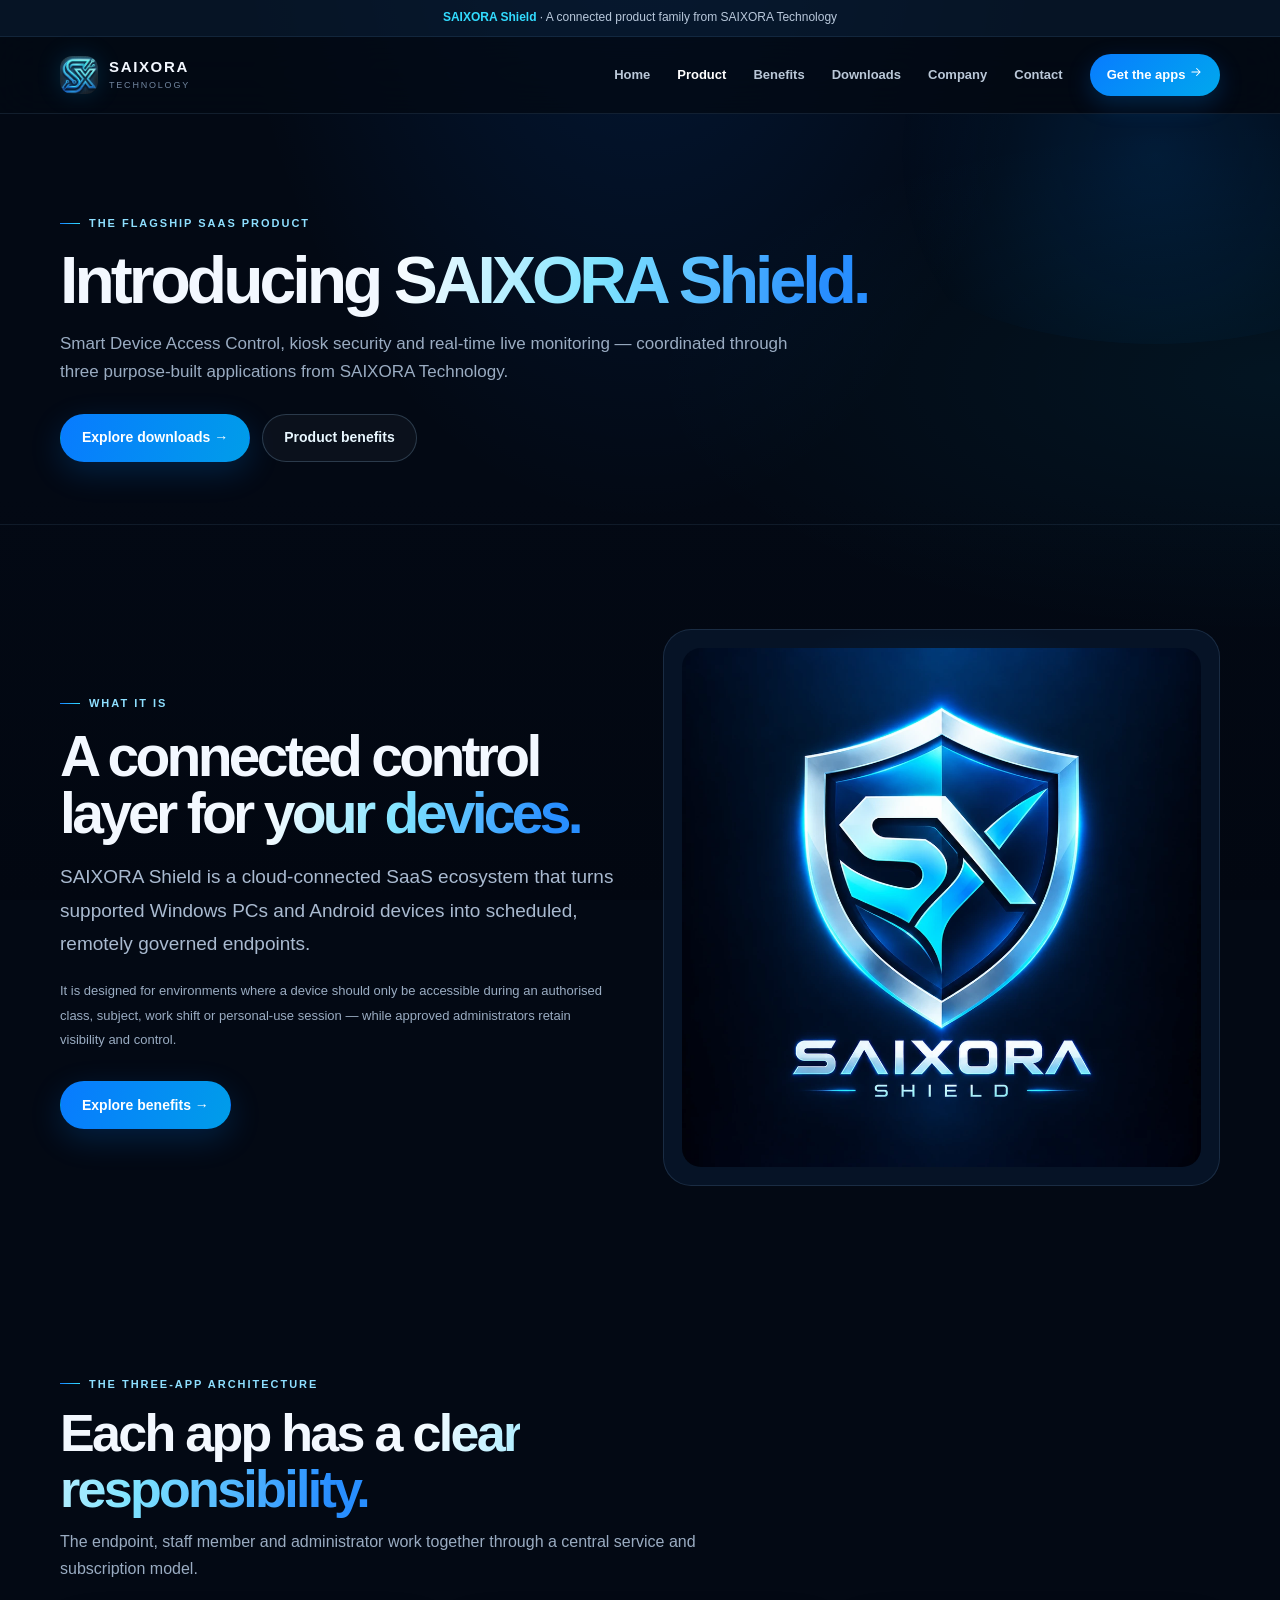
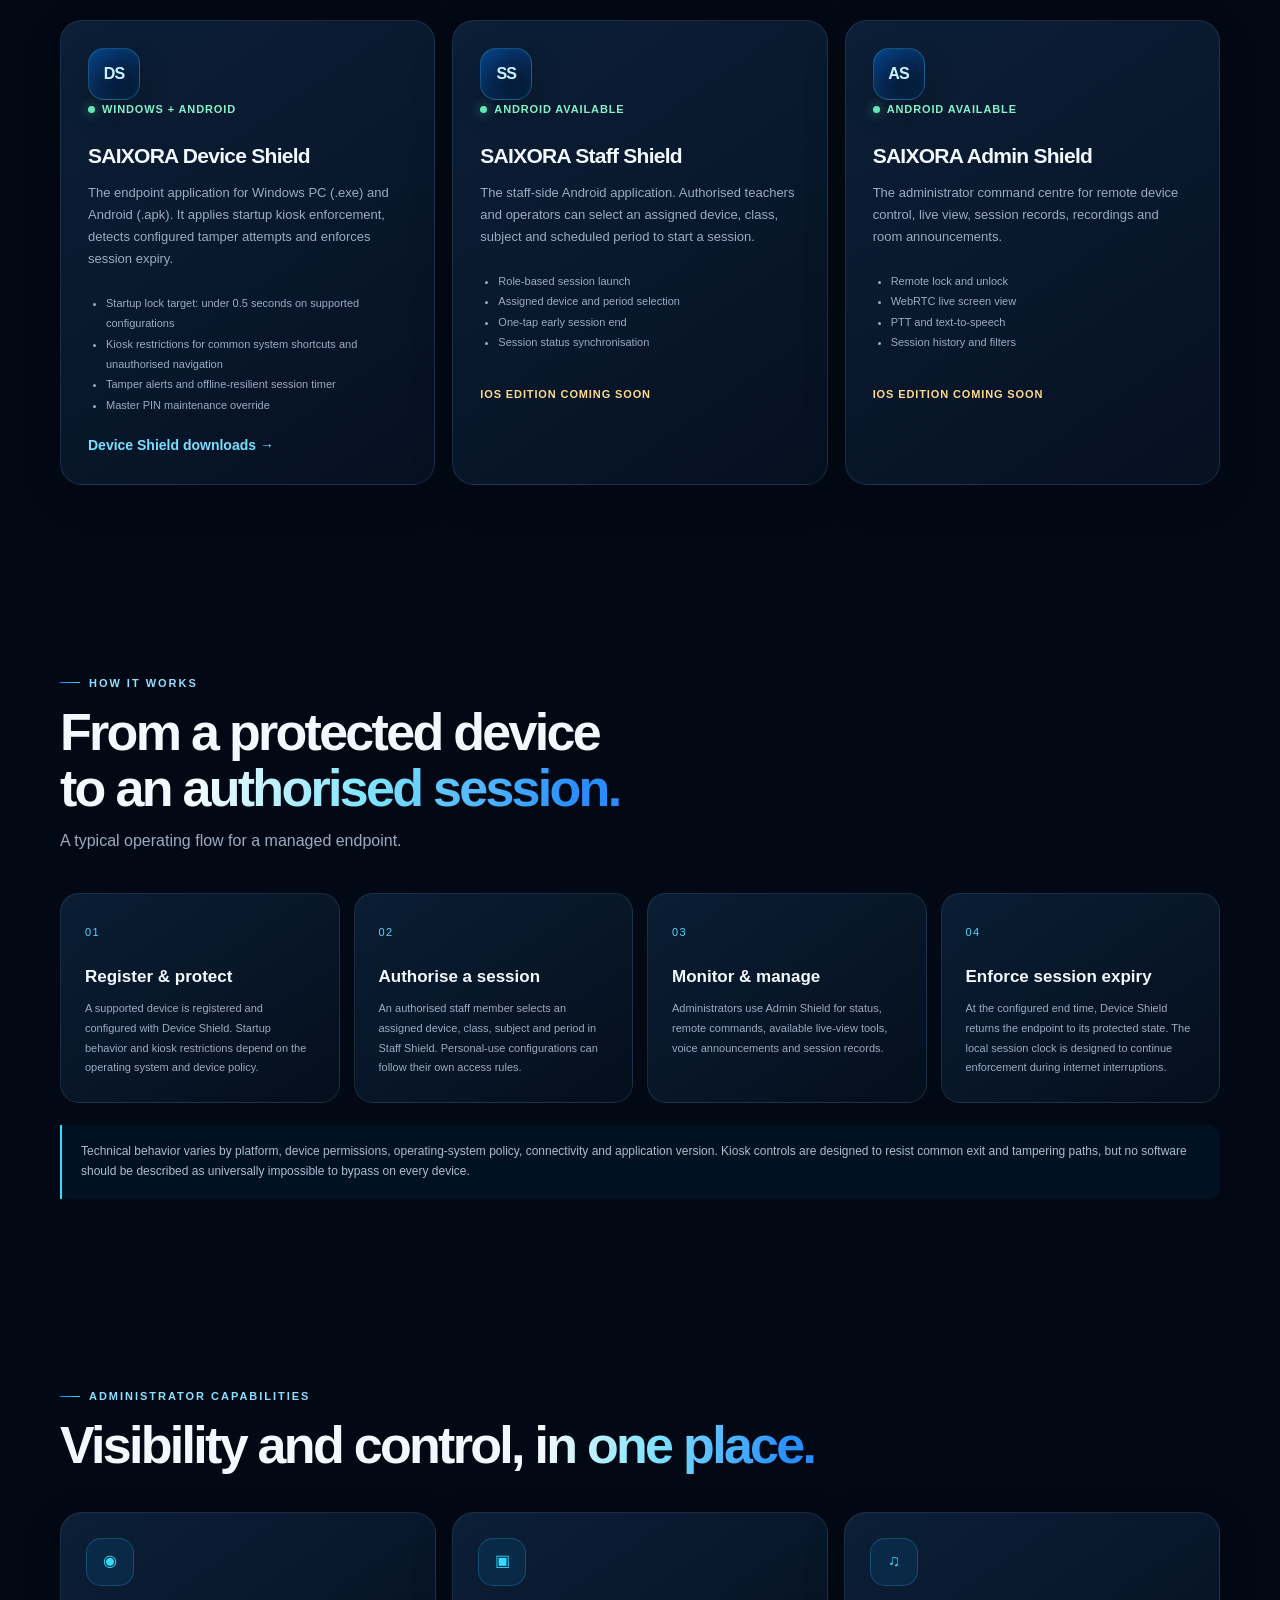
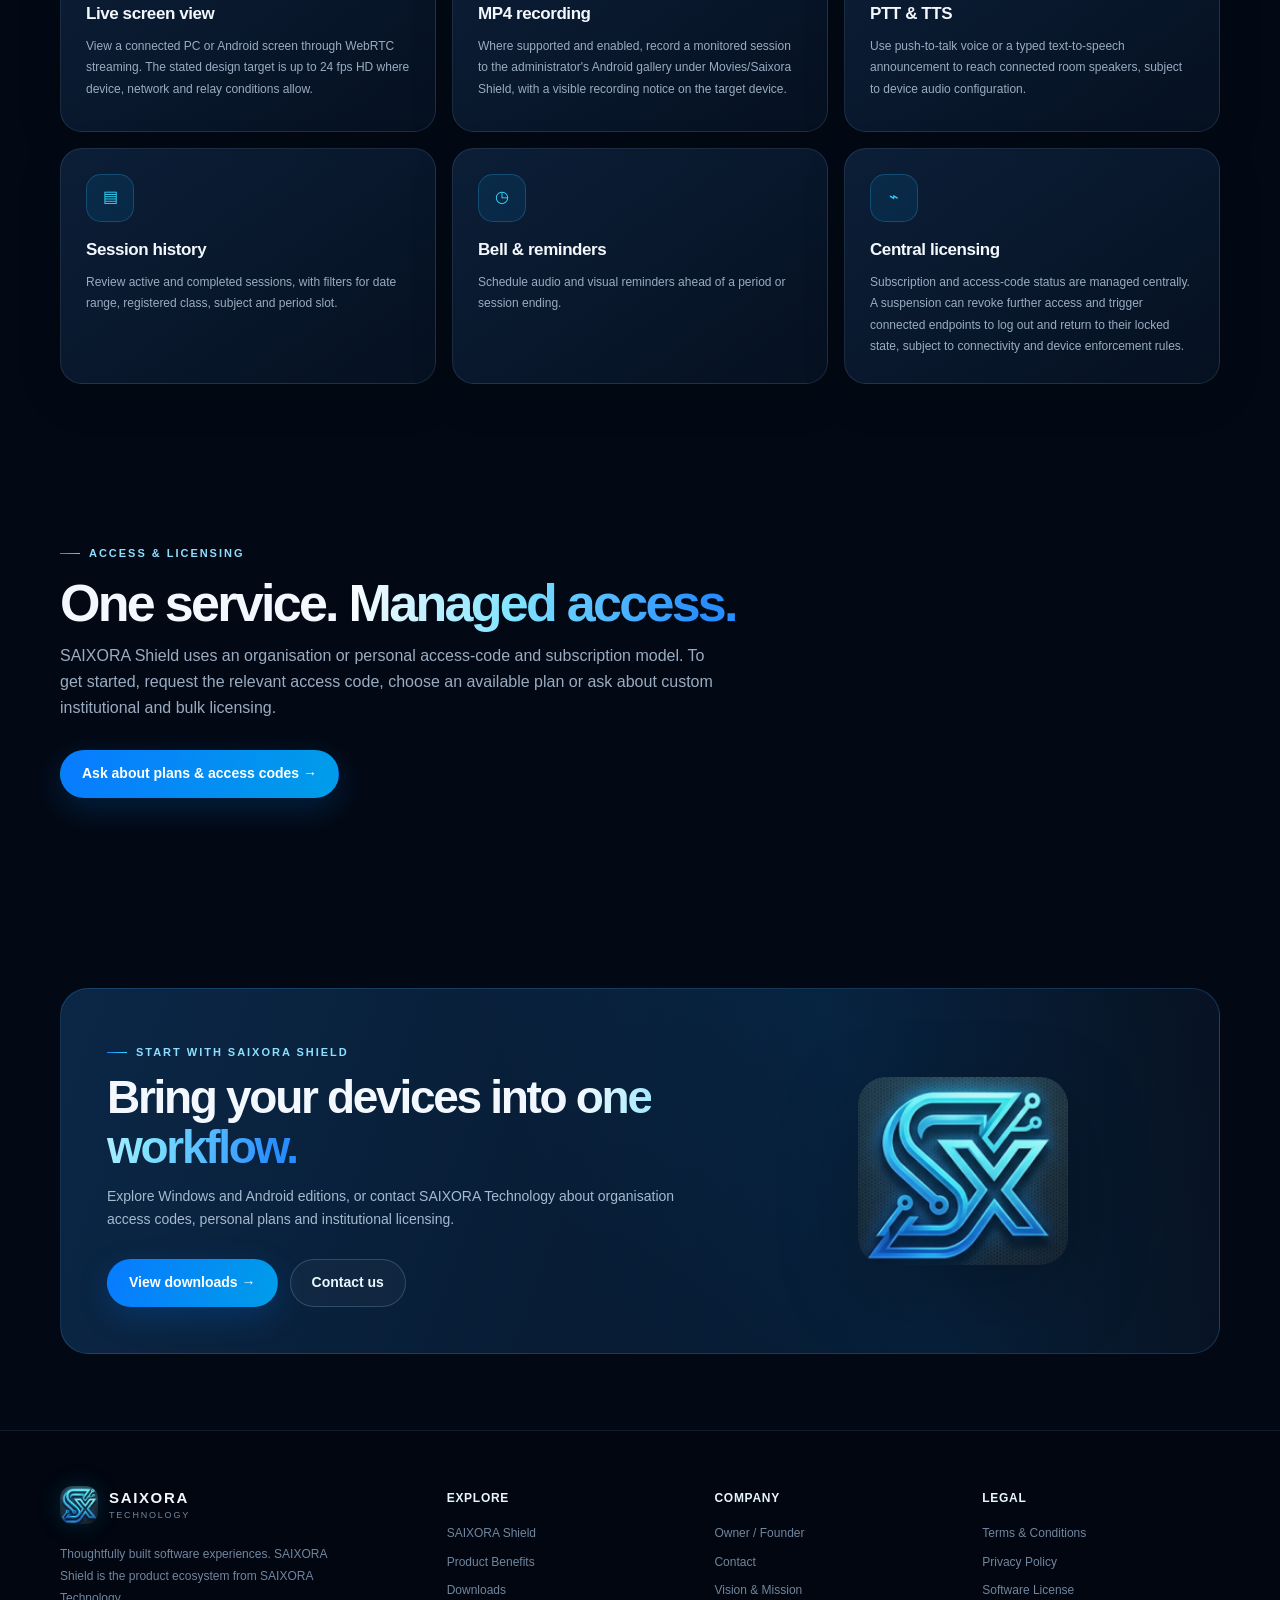
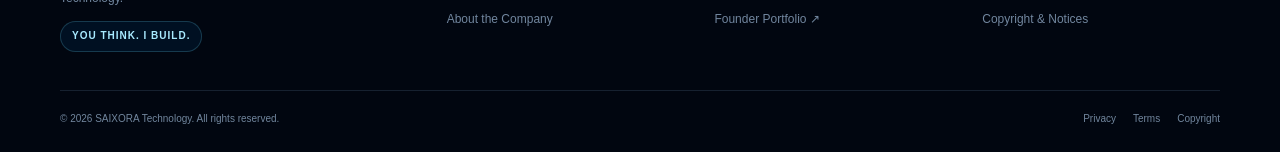
<file: product.html>
<!doctype html>
<html lang="en"><head>
<meta charset="utf-8"><meta name="viewport" content="width=device-width, initial-scale=1"><meta name="theme-color" content="#030914">
<meta name="description" content="Explore SAIXORA Shield: a three-app SaaS ecosystem for smart device access control, kiosk security, scheduled sessions and remote live monitoring.">
<meta name="keywords" content="SAIXORA Shield product, smart device access control, kiosk security software, WebRTC live monitoring, remote device lock, session management, school device management">
<meta name="author" content="SAIXORA Technology"><meta name="robots" content="index, follow">
<meta property="og:type" content="product"><meta property="og:title" content="About SAIXORA Shield — SAIXORA Technology"><meta property="og:description" content="A coordinated ecosystem for protected endpoints, authorised sessions and administrator oversight."><meta property="og:image" content="assets/saixora-shield-logo.webp">
<link rel="icon" type="image/png" href="assets/favicon.png"><link rel="stylesheet" href="css/styles.css"><title>About SAIXORA Shield — Smart Device Access Control</title>
</head><body data-page="product"><div data-site-header></div><main id="main-content">
<section class="page-hero"><div class="container"><span class="eyebrow">The flagship SaaS product</span><h1>Introducing <span class="gradient-text">SAIXORA Shield.</span></h1><p>Smart Device Access Control, kiosk security and real-time live monitoring — coordinated through three purpose-built applications from SAIXORA Technology.</p><div class="btn-row"><a class="btn btn-primary" href="downloads.html">Explore downloads →</a><a class="btn btn-secondary" href="benefits.html">Product benefits</a></div></div></section>
<section class="section"><div class="container split-feature"><div class="reveal"><span class="eyebrow">What it is</span><h2 class="display-title" style="font-size:clamp(36px,5vw,57px)">A connected control layer for <span class="gradient-text">your devices.</span></h2><p class="lead">SAIXORA Shield is a cloud-connected SaaS ecosystem that turns supported Windows PCs and Android devices into scheduled, remotely governed endpoints.</p><p class="prose" style="color:var(--muted);font-size:13px;line-height:1.9">It is designed for environments where a device should only be accessible during an authorised class, subject, work shift or personal-use session — while approved administrators retain visibility and control.</p><div class="btn-row"><a class="btn btn-primary" href="benefits.html">Explore benefits →</a></div></div><div class="feature-visual reveal"><img src="assets/saixora-shield-logo.webp" alt="SAIXORA Shield blue and cyan emblem"></div></div></section>
<section class="section compact"><div class="container"><div class="section-heading reveal"><span class="eyebrow">The three-app architecture</span><h2>Each app has a <span class="gradient-text">clear responsibility.</span></h2><p>The endpoint, staff member and administrator work together through a central service and subscription model.</p></div><div class="product-grid">
<article class="card product-card reveal"><div class="app-symbol">DS</div><span class="status">Windows + Android</span><h3>SAIXORA Device Shield</h3><p>The endpoint application for Windows PC (.exe) and Android (.apk). It applies startup kiosk enforcement, detects configured tamper attempts and enforces session expiry.</p><ul class="mini-list"><li>Startup lock target: under 0.5 seconds on supported configurations</li><li>Kiosk restrictions for common system shortcuts and unauthorised navigation</li><li>Tamper alerts and offline-resilient session timer</li><li>Master PIN maintenance override</li></ul><a class="text-link" href="downloads.html#device-shield">Device Shield downloads →</a></article>
<article class="card product-card reveal"><div class="app-symbol">SS</div><span class="status">Android available</span><h3>SAIXORA Staff Shield</h3><p>The staff-side Android application. Authorised teachers and operators can select an assigned device, class, subject and scheduled period to start a session.</p><ul class="mini-list"><li>Role-based session launch</li><li>Assigned device and period selection</li><li>One-tap early session end</li><li>Session status synchronisation</li></ul><span class="status soon platform-note">iOS edition coming soon</span></article>
<article class="card product-card reveal"><div class="app-symbol">AS</div><span class="status">Android available</span><h3>SAIXORA Admin Shield</h3><p>The administrator command centre for remote device control, live view, session records, recordings and room announcements.</p><ul class="mini-list"><li>Remote lock and unlock</li><li>WebRTC live screen view</li><li>PTT and text-to-speech</li><li>Session history and filters</li></ul><span class="status soon platform-note">iOS edition coming soon</span></article>
</div></div></section>
<section class="section" id="how-it-works"><div class="container"><div class="section-heading reveal"><span class="eyebrow">How it works</span><h2>From a protected device<br>to an <span class="gradient-text">authorised session.</span></h2><p>A typical operating flow for a managed endpoint.</p></div><div class="timeline-grid">
<article class="timeline-card reveal"><span>01</span><h3>Register & protect</h3><p>A supported device is registered and configured with Device Shield. Startup behavior and kiosk restrictions depend on the operating system and device policy.</p></article>
<article class="timeline-card reveal"><span>02</span><h3>Authorise a session</h3><p>An authorised staff member selects an assigned device, class, subject and period in Staff Shield. Personal-use configurations can follow their own access rules.</p></article>
<article class="timeline-card reveal"><span>03</span><h3>Monitor & manage</h3><p>Administrators use Admin Shield for status, remote commands, available live-view tools, voice announcements and session records.</p></article>
<article class="timeline-card reveal"><span>04</span><h3>Enforce session expiry</h3><p>At the configured end time, Device Shield returns the endpoint to its protected state. The local session clock is designed to continue enforcement during internet interruptions.</p></article>
</div><div class="version-note">Technical behavior varies by platform, device permissions, operating-system policy, connectivity and application version. Kiosk controls are designed to resist common exit and tampering paths, but no software should be described as universally impossible to bypass on every device.</div></div></section>
<section class="section compact"><div class="container"><div class="section-heading reveal"><span class="eyebrow">Administrator capabilities</span><h2>Visibility and control, <span class="gradient-text">in one place.</span></h2></div><div class="feature-grid three-col">
<article class="card feature-card reveal"><div class="icon-box">◉</div><h3>Live screen view</h3><p>View a connected PC or Android screen through WebRTC streaming. The stated design target is up to 24 fps HD where device, network and relay conditions allow.</p></article>
<article class="card feature-card reveal"><div class="icon-box">▣</div><h3>MP4 recording</h3><p>Where supported and enabled, record a monitored session to the administrator's Android gallery under Movies/Saixora Shield, with a visible recording notice on the target device.</p></article>
<article class="card feature-card reveal"><div class="icon-box">♫</div><h3>PTT & TTS</h3><p>Use push-to-talk voice or a typed text-to-speech announcement to reach connected room speakers, subject to device audio configuration.</p></article>
<article class="card feature-card reveal"><div class="icon-box">▤</div><h3>Session history</h3><p>Review active and completed sessions, with filters for date range, registered class, subject and period slot.</p></article>
<article class="card feature-card reveal"><div class="icon-box">◷</div><h3>Bell & reminders</h3><p>Schedule audio and visual reminders ahead of a period or session ending.</p></article>
<article class="card feature-card reveal"><div class="icon-box">⌁</div><h3>Central licensing</h3><p>Subscription and access-code status are managed centrally. A suspension can revoke further access and trigger connected endpoints to log out and return to their locked state, subject to connectivity and device enforcement rules.</p></article>
</div></div></section>
<section class="section compact"><div class="container"><div class="section-heading reveal"><span class="eyebrow">Access & licensing</span><h2>One service. <span class="gradient-text">Managed access.</span></h2><p>SAIXORA Shield uses an organisation or personal access-code and subscription model. To get started, request the relevant access code, choose an available plan or ask about custom institutional and bulk licensing.</p><div class="btn-row"><a class="btn btn-primary" href="contact.html">Ask about plans & access codes →</a></div></div></div></section>
<section class="section compact"><div class="container"><div class="promo-panel reveal"><div><span class="eyebrow">Start with SAIXORA Shield</span><h2>Bring your devices into <span class="gradient-text">one workflow.</span></h2><p>Explore Windows and Android editions, or contact SAIXORA Technology about organisation access codes, personal plans and institutional licensing.</p><div class="btn-row"><a class="btn btn-primary" href="downloads.html">View downloads →</a><a class="btn btn-secondary" href="contact.html">Contact us</a></div></div><img class="promo-emblem" src="assets/favicon.png" alt="SAIXORA SX symbol"></div></div></section>
</main><div data-site-footer></div><script src="js/config.js"></script><script src="js/site.js" defer></script></body></html>
</file>
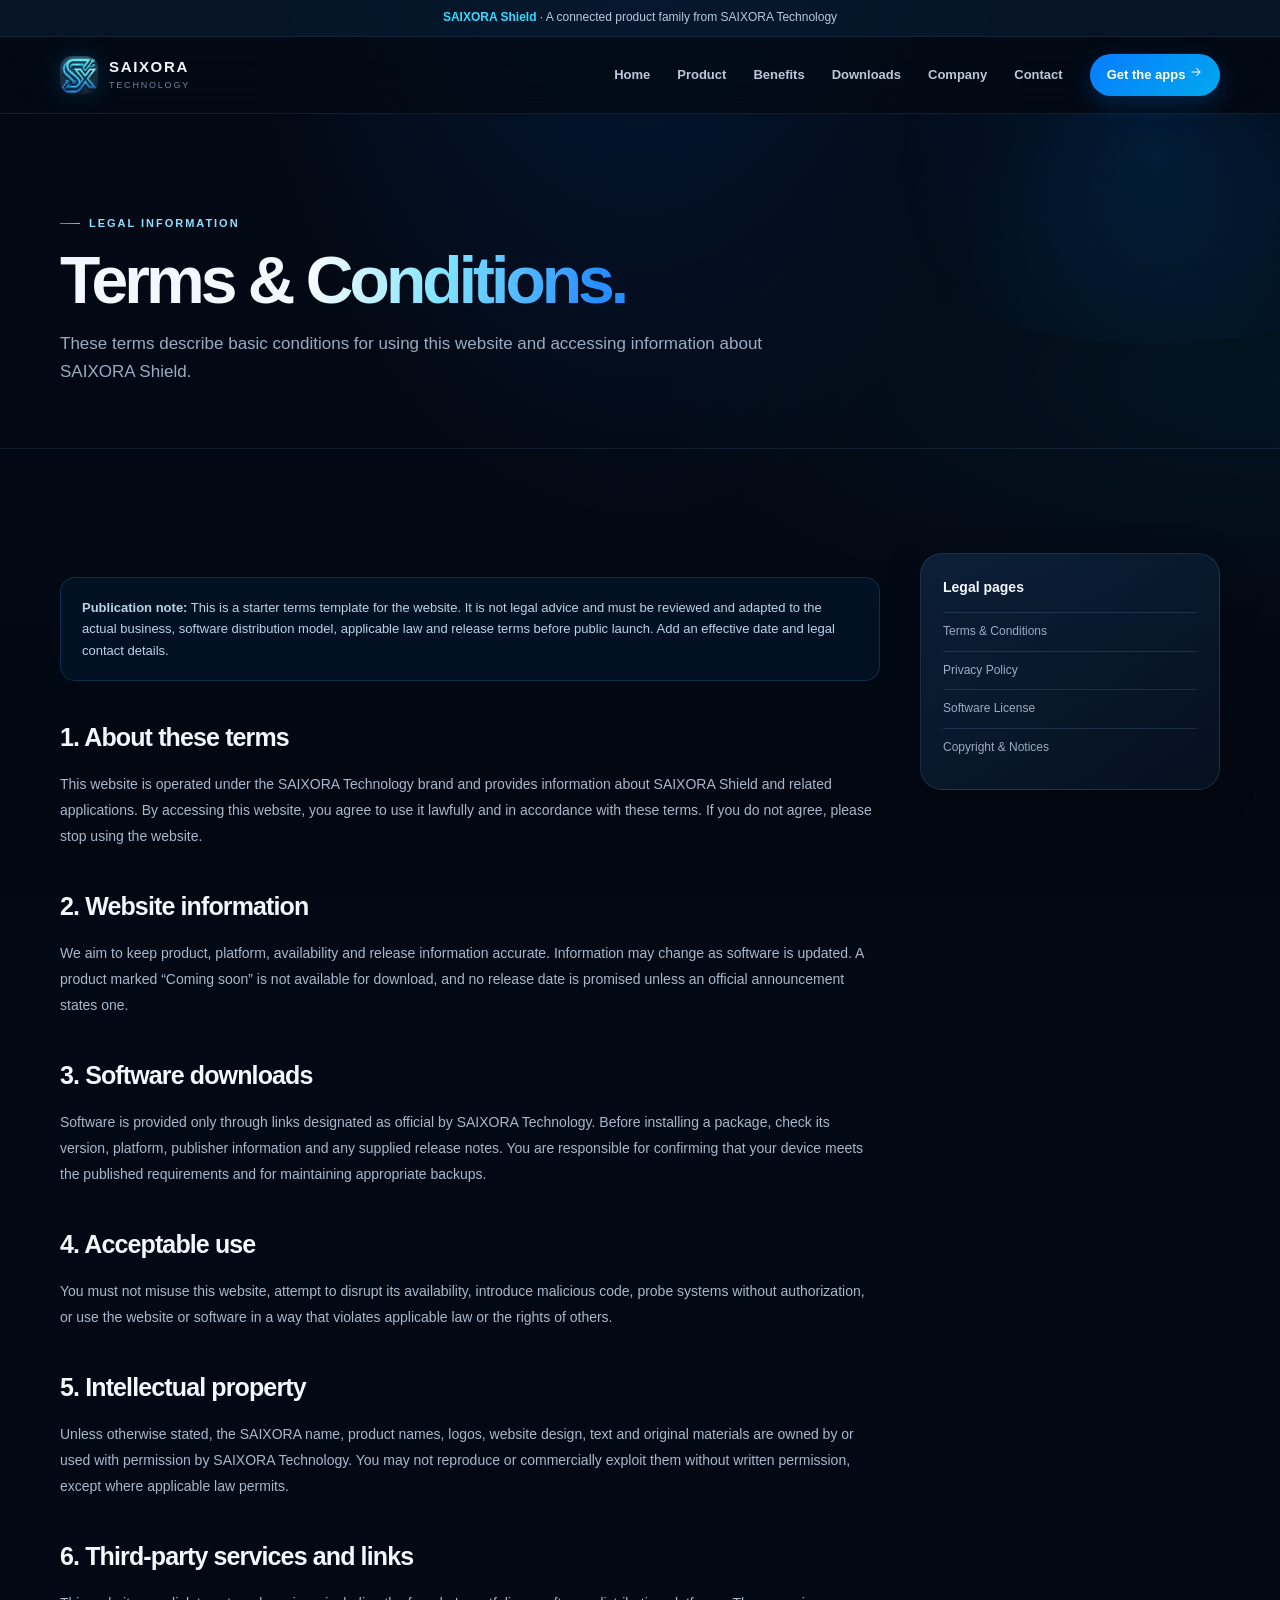
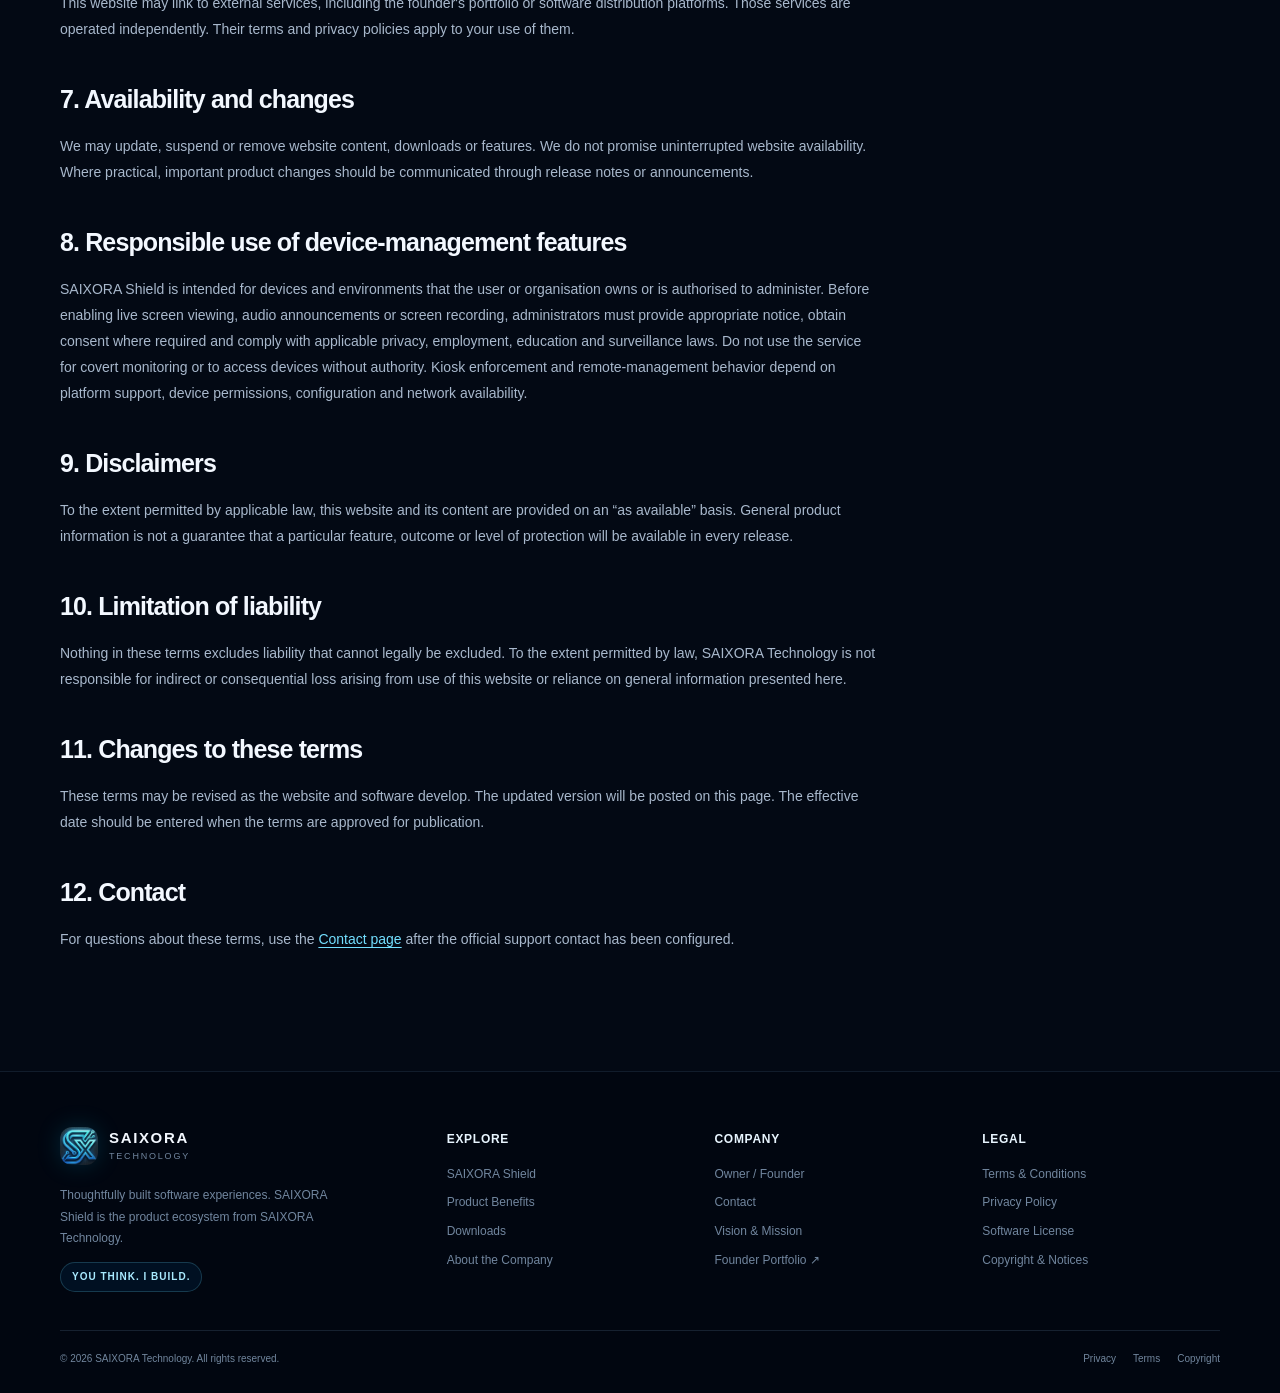
<file: terms.html>
<!doctype html>
<html lang="en"><head>
<meta charset="utf-8"><meta name="viewport" content="width=device-width, initial-scale=1"><meta name="theme-color" content="#030914">
<meta name="description" content="Read the website terms and conditions for SAIXORA Technology and the SAIXORA Shield website."><meta name="keywords" content="SAIXORA terms and conditions, SAIXORA Shield terms, website terms"><meta name="author" content="SAIXORA Technology"><meta name="robots" content="index, follow">
<meta property="og:type" content="website"><meta property="og:title" content="Terms & Conditions — SAIXORA Technology"><meta property="og:description" content="Terms for using the SAIXORA Technology website."><meta property="og:image" content="assets/favicon.png">
<link rel="icon" type="image/png" href="assets/favicon.png"><link rel="stylesheet" href="css/styles.css"><title>Terms & Conditions — SAIXORA Technology</title></head>
<body data-page="legal"><div data-site-header></div><main id="main-content">
<section class="page-hero"><div class="container"><span class="eyebrow">Legal information</span><h1>Terms & <span class="gradient-text">Conditions.</span></h1><p>These terms describe basic conditions for using this website and accessing information about SAIXORA Shield.</p></div></section>
<section class="section"><div class="container content-grid"><article class="prose">
<div class="callout"><strong>Publication note:</strong> This is a starter terms template for the website. It is not legal advice and must be reviewed and adapted to the actual business, software distribution model, applicable law and release terms before public launch. Add an effective date and legal contact details.</div>
<h2>1. About these terms</h2><p>This website is operated under the SAIXORA Technology brand and provides information about SAIXORA Shield and related applications. By accessing this website, you agree to use it lawfully and in accordance with these terms. If you do not agree, please stop using the website.</p>
<h2>2. Website information</h2><p>We aim to keep product, platform, availability and release information accurate. Information may change as software is updated. A product marked “Coming soon” is not available for download, and no release date is promised unless an official announcement states one.</p>
<h2>3. Software downloads</h2><p>Software is provided only through links designated as official by SAIXORA Technology. Before installing a package, check its version, platform, publisher information and any supplied release notes. You are responsible for confirming that your device meets the published requirements and for maintaining appropriate backups.</p>
<h2>4. Acceptable use</h2><p>You must not misuse this website, attempt to disrupt its availability, introduce malicious code, probe systems without authorization, or use the website or software in a way that violates applicable law or the rights of others.</p>
<h2>5. Intellectual property</h2><p>Unless otherwise stated, the SAIXORA name, product names, logos, website design, text and original materials are owned by or used with permission by SAIXORA Technology. You may not reproduce or commercially exploit them without written permission, except where applicable law permits.</p>
<h2>6. Third-party services and links</h2><p>This website may link to external services, including the founder's portfolio or software distribution platforms. Those services are operated independently. Their terms and privacy policies apply to your use of them.</p>
<h2>7. Availability and changes</h2><p>We may update, suspend or remove website content, downloads or features. We do not promise uninterrupted website availability. Where practical, important product changes should be communicated through release notes or announcements.</p>
<h2>8. Responsible use of device-management features</h2><p>SAIXORA Shield is intended for devices and environments that the user or organisation owns or is authorised to administer. Before enabling live screen viewing, audio announcements or screen recording, administrators must provide appropriate notice, obtain consent where required and comply with applicable privacy, employment, education and surveillance laws. Do not use the service for covert monitoring or to access devices without authority. Kiosk enforcement and remote-management behavior depend on platform support, device permissions, configuration and network availability.</p>
<h2>9. Disclaimers</h2><p>To the extent permitted by applicable law, this website and its content are provided on an “as available” basis. General product information is not a guarantee that a particular feature, outcome or level of protection will be available in every release.</p>
<h2>10. Limitation of liability</h2><p>Nothing in these terms excludes liability that cannot legally be excluded. To the extent permitted by law, SAIXORA Technology is not responsible for indirect or consequential loss arising from use of this website or reliance on general information presented here.</p>
<h2>11. Changes to these terms</h2><p>These terms may be revised as the website and software develop. The updated version will be posted on this page. The effective date should be entered when the terms are approved for publication.</p>
<h2>12. Contact</h2><p>For questions about these terms, use the <a href="contact.html">Contact page</a> after the official support contact has been configured.</p>
</article><aside class="card side-card"><h3>Legal pages</h3><a href="terms.html">Terms & Conditions</a><a href="privacy.html">Privacy Policy</a><a href="license.html">Software License</a><a href="copyright.html">Copyright & Notices</a></aside></div></section>
</main><div data-site-footer></div><script src="js/config.js"></script><script src="js/site.js" defer></script></body></html>
</file>
<file: css/styles.css>
/* SAIXORA Technology — official website styles */
:root {
  color-scheme: dark;
  --bg: #030914;
  --bg-deep: #020610;
  --surface: #071426;
  --surface-2: #0a1b31;
  --surface-3: #0e2340;
  --line: rgba(139, 190, 232, .15);
  --line-strong: rgba(91, 190, 255, .34);
  --text: #f3f8ff;
  --muted: #9aacc2;
  --muted-2: #71869f;
  --blue: #1685ff;
  --blue-2: #0069e8;
  --cyan: #32dcff;
  --mint: #72f0d1;
  --warning: #ffd36e;
  --radius: 22px;
  --radius-sm: 14px;
  --container: 1160px;
  --shadow: 0 25px 90px rgba(0, 0, 0, .35);
}
* { box-sizing: border-box; }
html { scroll-behavior: smooth; scroll-padding-top: 100px; }
body {
  margin: 0;
  min-width: 320px;
  background: var(--bg);
  color: var(--text);
  font-family: Inter, -apple-system, BlinkMacSystemFont, "Segoe UI", Roboto, Helvetica, Arial, sans-serif;
  line-height: 1.65;
  -webkit-font-smoothing: antialiased;
  text-rendering: optimizeLegibility;
}
body::before {
  content: ""; position: fixed; inset: 0; z-index: -2; pointer-events: none;
  background: radial-gradient(ellipse at 50% -20%, rgba(0, 113, 255, .16), transparent 46%),
              radial-gradient(ellipse at 100% 42%, rgba(0, 205, 255, .06), transparent 35%),
              linear-gradient(180deg, #030914 0%, #030914 55%, #020711 100%);
}
a { color: inherit; text-decoration: none; }
button, input, textarea, select { font: inherit; }
button, a { -webkit-tap-highlight-color: transparent; }
img { max-width: 100%; display: block; }
::selection { color: #001329; background: var(--cyan); }
.container { width: min(var(--container), calc(100% - 48px)); margin-inline: auto; }
.skip-link { position: absolute; left: 16px; top: -60px; z-index: 1000; padding: 10px 15px; background: var(--cyan); color: #001329; border-radius: 9px; font-weight: 700; }
.skip-link:focus { top: 12px; }
.site-header {
  position: sticky; top: 0; z-index: 100; width: 100%;
  background: rgba(3, 9, 20, .78); border-bottom: 1px solid rgba(130, 184, 235, .12);
  backdrop-filter: blur(22px); -webkit-backdrop-filter: blur(22px);
}
.nav-wrap { height: 76px; display: flex; align-items: center; justify-content: space-between; gap: 22px; }
.brand { display: inline-flex; align-items: center; gap: 11px; min-width: max-content; }
.brand-mark { width: 38px; height: 38px; border-radius: 12px; overflow: hidden; box-shadow: 0 0 24px rgba(0, 198, 255, .17); }
.brand-mark img { width: 100%; height: 100%; object-fit: cover; }
.brand-copy { display: grid; line-height: 1.12; }
.brand-name { font-size: 15px; font-weight: 760; letter-spacing: .11em; }
.brand-sub { margin-top: 4px; color: var(--muted-2); font-size: 9px; letter-spacing: .2em; text-transform: uppercase; }
.nav-links { display: flex; align-items: center; gap: 27px; }
.nav-links a { color: #bac8d8; font-size: 13px; font-weight: 570; transition: color .2s ease; }
.nav-links a:hover, .nav-links a[aria-current="page"] { color: #fff; }
.nav-links .nav-cta { color: #fff; background: linear-gradient(135deg, #087cff, #00a8ed); padding: 10px 17px; border-radius: 999px; box-shadow: 0 8px 25px rgba(0, 132, 255, .23); }
.nav-links .nav-cta:hover { color: #fff; transform: translateY(-1px); }
.menu-toggle { display: none; width: 42px; height: 42px; border: 1px solid var(--line); border-radius: 13px; color: #fff; background: rgba(255,255,255,.04); cursor: pointer; }
.menu-toggle span { display: block; width: 17px; height: 2px; margin: 4px auto; border-radius: 4px; background: currentColor; transition: transform .2s ease; }
.mobile-nav { display: none; }
.announcement { border-bottom: 1px solid rgba(130,184,235,.1); background: rgba(9,25,45,.72); text-align: center; color: #b9c9dc; font-size: 12px; padding: 8px 16px; }
.announcement strong { color: var(--cyan); font-weight: 650; }
/* Shared components */
.eyebrow { display: inline-flex; align-items: center; gap: 9px; color: #8edfff; font-size: 11px; font-weight: 750; letter-spacing: .18em; text-transform: uppercase; }
.eyebrow::before { content: ""; width: 20px; height: 1px; background: linear-gradient(90deg, var(--blue), var(--cyan)); }
.display-title { margin: 16px 0 18px; font-size: clamp(42px, 6.7vw, 76px); line-height: .99; letter-spacing: -.065em; font-weight: 760; }
.gradient-text { color: transparent; background: linear-gradient(100deg, #f5fbff 4%, #80e4ff 43%, #288eff 90%); -webkit-background-clip: text; background-clip: text; }
.lead { color: #a9bad0; font-size: clamp(16px, 1.7vw, 19px); line-height: 1.75; max-width: 690px; }
.section { padding: 104px 0; position: relative; }
.section.compact { padding: 76px 0; }
.section-heading { max-width: 760px; margin-bottom: 38px; }
.section-heading h2 { margin: 12px 0 12px; font-size: clamp(32px, 4.4vw, 52px); line-height: 1.08; letter-spacing: -.052em; }
.section-heading p { max-width: 660px; margin: 0; color: var(--muted); font-size: 16px; }
.btn-row { display: flex; flex-wrap: wrap; align-items: center; gap: 12px; margin-top: 28px; }
.btn { display: inline-flex; justify-content: center; align-items: center; gap: 10px; min-height: 48px; padding: 0 21px; border: 1px solid transparent; border-radius: 999px; font-weight: 700; font-size: 14px; cursor: pointer; transition: transform .2s ease, box-shadow .2s ease, border-color .2s ease, background .2s ease; }
.btn:hover { transform: translateY(-2px); }
.btn-primary { color: #fff; background: linear-gradient(110deg, #087bff, #009de9); box-shadow: 0 10px 32px rgba(0, 128, 255, .2); }
.btn-primary:hover { box-shadow: 0 14px 38px rgba(0, 145, 255, .34); }
.btn-secondary { color: #e9f7ff; background: rgba(255,255,255,.035); border-color: rgba(157, 203, 241, .22); }
.btn-secondary:hover { border-color: rgba(50, 220, 255, .55); background: rgba(20, 100, 160, .12); }
.btn-small { min-height: 41px; padding-inline: 16px; font-size: 12px; }
.text-link { color: #78dfff; font-size: 14px; font-weight: 700; }
.text-link:hover { color: #fff; }
.card { background: linear-gradient(145deg, rgba(13, 34, 59, .9), rgba(6, 18, 34, .9)); border: 1px solid var(--line); border-radius: var(--radius); box-shadow: 0 12px 45px rgba(0,0,0,.13); }
.card:hover { border-color: rgba(50, 190, 255, .28); }
.icon-box { width: 48px; height: 48px; display: grid; place-items: center; color: var(--cyan); border: 1px solid rgba(49, 196, 255, .24); background: rgba(0, 152, 255, .1); border-radius: 15px; }
.icon-box svg { width: 23px; height: 23px; }
.pill { display: inline-flex; align-items: center; gap: 7px; width: fit-content; border: 1px solid rgba(111, 223, 255, .2); border-radius: 999px; padding: 6px 11px; color: #a8eaff; background: rgba(0, 144, 255, .08); font-size: 10px; font-weight: 750; letter-spacing: .1em; text-transform: uppercase; }
.status { display: inline-flex; align-items: center; gap: 7px; color: #85f1cb; font-size: 11px; font-weight: 750; letter-spacing: .08em; text-transform: uppercase; }
.status::before { content: ""; width: 7px; height: 7px; border-radius: 50%; background: #65e8b7; box-shadow: 0 0 12px rgba(101,232,183,.65); }
.status.soon { color: #ffd98b; }
.status.soon::before { background: #ffca64; box-shadow: 0 0 12px rgba(255,202,100,.5); }
/* Homepage hero */
.hero { min-height: 670px; padding: 90px 0 76px; display: flex; align-items: center; overflow: hidden; position: relative; }
.hero::before { content: ""; position: absolute; width: 740px; height: 740px; left: 50%; top: -110px; transform: translateX(-50%); border-radius: 50%; background: radial-gradient(circle, rgba(0, 111, 255, .2), rgba(0, 111, 255, .04) 37%, transparent 68%); filter: blur(16px); pointer-events: none; }
.hero-grid { position: relative; display: grid; grid-template-columns: 1.04fr .96fr; align-items: center; gap: 45px; }
.hero-copy { position: relative; z-index: 2; }
.hero-copy .display-title { max-width: 680px; }
.hero-copy .lead { max-width: 590px; }
.hero-note { display: flex; align-items: center; gap: 10px; color: #8198b2; font-size: 12px; margin-top: 24px; }
.hero-note .note-line { width: 30px; height: 1px; background: var(--cyan); }
.hero-art { min-width: 0; position: relative; display: grid; place-items: center; }
.hero-art::before { content: ""; position: absolute; width: 90%; aspect-ratio: 1; border-radius: 50%; background: radial-gradient(circle, rgba(0, 148, 255, .16), transparent 65%); filter: blur(10px); }
.hero-logo-frame { width: min(100%, 490px); position: relative; border-radius: 34px; overflow: hidden; border: 1px solid rgba(117, 203, 255, .19); box-shadow: 0 35px 100px rgba(0,0,0,.45), 0 0 65px rgba(0, 152, 255, .12); transform: rotate(1deg); }
.hero-logo-frame img { width: 100%; opacity: .98; }
.hero-orbit { position: absolute; inset: 8% -4%; border: 1px solid rgba(67, 185, 255, .17); border-radius: 50%; transform: rotate(-22deg); }
.hero-orbit::after { content: ""; position: absolute; width: 7px; height: 7px; top: 15%; left: 16%; border-radius: 50%; background: var(--cyan); box-shadow: 0 0 22px 5px rgba(0, 211, 255, .6); }
.trust-strip { border-top: 1px solid rgba(131,184,235,.11); border-bottom: 1px solid rgba(131,184,235,.11); background: rgba(5, 17, 31, .65); }
.trust-inner { min-height: 86px; display: flex; flex-wrap: wrap; align-items: center; justify-content: space-between; gap: 20px; }
.trust-item { display: flex; align-items: center; gap: 11px; color: #a9bad0; font-size: 12px; }
.trust-item svg { width: 18px; height: 18px; color: #52d7ff; }
/* Product / feature grids */
.product-grid { display: grid; grid-template-columns: repeat(3, 1fr); gap: 17px; }
.product-card { padding: 27px; min-height: 260px; display: flex; flex-direction: column; }
.product-card h3 { margin: 21px 0 8px; font-size: 21px; letter-spacing: -.035em; }
.product-card p { margin: 0 0 23px; color: var(--muted); font-size: 13px; line-height: 1.7; }
.product-card .text-link { margin-top: auto; }
.device-panel { padding: 38px; border-radius: 30px; position: relative; overflow: hidden; background: linear-gradient(120deg, #081c34, #071428 65%, #09294a); border: 1px solid rgba(72, 174, 255, .23); }
.device-panel::after { content: ""; position: absolute; width: 420px; height: 420px; right: -150px; top: -180px; border-radius: 50%; background: radial-gradient(circle, rgba(0, 175, 255, .17), transparent 68%); }
.device-grid { display: grid; grid-template-columns: repeat(2, 1fr); gap: 15px; position: relative; z-index: 1; }
.device-card { padding: 23px; background: rgba(2, 10, 21, .48); border: 1px solid rgba(146, 197, 239, .16); border-radius: 19px; }
.device-card .device-top { display: flex; align-items: center; justify-content: space-between; gap: 12px; }
.device-card h3 { margin: 18px 0 5px; font-size: 19px; }
.device-card p { margin: 0 0 17px; color: var(--muted); font-size: 12px; }
.device-icon { width: 42px; height: 42px; border-radius: 13px; display: grid; place-items: center; color: var(--cyan); background: rgba(0, 147, 255, .11); border: 1px solid rgba(64, 187, 255, .2); }
.device-icon svg { width: 21px; height: 21px; }
.device-card .btn { width: 100%; }
.coming-grid { display: grid; grid-template-columns: repeat(2, 1fr); gap: 16px; }
.coming-card { padding: 25px; display: flex; align-items: flex-start; gap: 17px; }
.coming-card h3 { margin: 1px 0 5px; font-size: 18px; }
.coming-card p { margin: 0; color: var(--muted); font-size: 12px; }
.coming-card .soon-label { flex: 0 0 auto; margin-left: auto; }
/* Large promo panel */
.promo-panel { position: relative; overflow: hidden; min-height: 330px; display: grid; grid-template-columns: 1fr .65fr; align-items: center; padding: 46px; border-radius: 28px; background: linear-gradient(110deg, #0b2746, #071a31 58%, #071120); border: 1px solid rgba(70, 172, 255, .22); }
.promo-panel::before { content: ""; position: absolute; right: 0; top: -45%; width: 58%; height: 190%; transform: rotate(-18deg); background: linear-gradient(90deg, transparent, rgba(0, 151, 255, .08), transparent); }
.promo-panel h2 { max-width: 620px; margin: 12px 0; font-size: clamp(30px, 4vw, 46px); line-height: 1.08; letter-spacing: -.05em; }
.promo-panel p { max-width: 570px; margin: 0; color: #a6bad0; font-size: 14px; }
.promo-emblem { width: 210px; justify-self: center; border-radius: 28px; box-shadow: 0 25px 80px rgba(0,0,0,.28); }
/* Inner pages */
.page-hero { padding: 92px 0 62px; position: relative; overflow: hidden; border-bottom: 1px solid rgba(133,186,235,.1); }
.page-hero::after { content: ""; position: absolute; width: 650px; height: 380px; right: -200px; top: -150px; border-radius: 50%; background: radial-gradient(circle, rgba(0,133,255,.15), transparent 68%); pointer-events: none; }
.page-hero h1 { margin: 15px 0; max-width: 900px; font-size: clamp(42px, 6.5vw, 66px); line-height: 1.02; letter-spacing: -.06em; }
.page-hero p { max-width: 730px; margin: 0; color: var(--muted); font-size: 17px; }
.content-grid { display: grid; grid-template-columns: 1fr 300px; gap: 34px; align-items: start; }
.prose { max-width: 820px; }
.prose h2 { margin: 36px 0 11px; font-size: 25px; letter-spacing: -.035em; }
.prose h2:first-child { margin-top: 0; }
.prose h3 { margin: 26px 0 8px; font-size: 18px; }
.prose p, .prose li { color: #a8b8cc; font-size: 14px; line-height: 1.85; }
.prose ul { padding-left: 22px; }
.prose li { padding-left: 4px; margin: 7px 0; }
.prose a { color: #73dfff; text-decoration: underline; text-underline-offset: 3px; }
.prose .callout { margin: 24px 0; padding: 19px 21px; border-radius: 15px; background: rgba(0, 120, 220, .08); border: 1px solid rgba(57, 174, 255, .2); color: #b9d4e9; font-size: 13px; }
.side-card { position: sticky; top: 105px; padding: 22px; }
.side-card h3 { margin: 0 0 13px; font-size: 14px; }
.side-card a { display: block; padding: 9px 0; border-top: 1px solid var(--line); color: var(--muted); font-size: 12px; }
.side-card a:hover { color: #fff; }
/* Downloads */
.download-grid { display: grid; grid-template-columns: repeat(2, 1fr); gap: 18px; }
.download-card { padding: 28px; display: flex; flex-direction: column; min-height: 340px; }
.download-heading { display: flex; align-items: center; justify-content: space-between; gap: 15px; }
.download-card h2 { margin: 22px 0 6px; font-size: 25px; letter-spacing: -.04em; }
.download-card .sub { color: var(--muted); font-size: 13px; margin: 0 0 18px; }
.download-meta { display: grid; grid-template-columns: 1fr 1fr; gap: 10px; margin: 5px 0 22px; }
.download-meta div { padding: 10px 12px; border-radius: 11px; background: rgba(255,255,255,.035); }
.download-meta small { display: block; color: var(--muted-2); font-size: 10px; text-transform: uppercase; letter-spacing: .1em; }
.download-meta strong { display: block; margin-top: 2px; font-size: 12px; }
.download-card .btn { margin-top: auto; width: 100%; }
.download-card .muted-note { margin: 12px 0 0; color: var(--muted-2); font-size: 10px; text-align: center; }
.download-coming { min-height: 270px; opacity: .91; }
.download-coming .btn { cursor: not-allowed; color: #97a8bd; background: rgba(255,255,255,.035); border-color: var(--line); }
.version-note { padding: 17px 19px; border-left: 2px solid var(--cyan); background: rgba(0,146,255,.06); color: #a8bed3; border-radius: 0 12px 12px 0; font-size: 12px; margin-top: 22px; }
/* About / owner */
.split-feature { display: grid; grid-template-columns: 1fr 1fr; align-items: center; gap: 45px; }
.feature-visual { padding: 18px; border-radius: 28px; background: radial-gradient(circle at 50% 42%, rgba(0, 138, 255, .16), transparent 60%), #061326; border: 1px solid var(--line); }
.feature-visual img { width: 100%; border-radius: 19px; }
.stat-row { display: grid; grid-template-columns: repeat(3, 1fr); gap: 12px; margin-top: 28px; }
.stat { padding: 17px; border-radius: 15px; background: rgba(255,255,255,.03); border: 1px solid var(--line); }
.stat strong { display: block; color: #dcf7ff; font-size: 19px; }
.stat span { color: var(--muted-2); font-size: 10px; }
.benefit-grid { display: grid; grid-template-columns: repeat(3, 1fr); gap: 15px; }
.benefit { padding: 24px; }
.benefit h3 { margin: 17px 0 7px; font-size: 17px; }
.benefit p { margin: 0; color: var(--muted); font-size: 12px; line-height: 1.8; }
.owner-card { display: grid; grid-template-columns: 260px 1fr; gap: 35px; align-items: center; padding: 34px; }
.owner-monogram { min-height: 240px; display: grid; place-items: center; border-radius: 22px; background: radial-gradient(circle, rgba(0,184,255,.19), transparent 66%), #061326; border: 1px solid rgba(84,190,255,.2); }
.owner-monogram img { width: 150px; height: 150px; object-fit: cover; border-radius: 25px; }
.owner-card h2 { margin: 10px 0; font-size: 33px; letter-spacing: -.05em; }
.owner-card p { color: var(--muted); font-size: 14px; }
/* Contact */
.contact-grid { display: grid; grid-template-columns: .8fr 1.2fr; gap: 22px; }
.contact-info, .contact-form { padding: 28px; }
.contact-info h2, .contact-form h2 { margin: 0 0 12px; font-size: 23px; }
.contact-info p { color: var(--muted); font-size: 13px; }
.contact-method { display: flex; align-items: flex-start; gap: 13px; margin-top: 20px; }
.contact-method strong { display: block; font-size: 13px; }
.contact-method span { display: block; color: var(--muted); font-size: 11px; }
.form-row { display: grid; grid-template-columns: 1fr 1fr; gap: 12px; }
.field { margin-bottom: 13px; }
.field label { display: block; margin-bottom: 6px; color: #b8c9dc; font-size: 11px; font-weight: 700; }
.field input, .field textarea, .field select { width: 100%; border: 1px solid rgba(145,190,230,.18); border-radius: 11px; padding: 12px 13px; color: #f2f8ff; background: rgba(1,8,18,.6); outline: none; font-size: 13px; }
.field input:focus, .field textarea:focus, .field select:focus { border-color: rgba(50,220,255,.6); box-shadow: 0 0 0 3px rgba(0,164,255,.09); }
.field textarea { min-height: 125px; resize: vertical; }
.form-hint { margin: 10px 0 0; color: var(--muted-2); font-size: 10px; }
/* Footer */
.site-footer { border-top: 1px solid rgba(131,184,235,.12); background: rgba(2,7,16,.8); padding: 55px 0 25px; }
.footer-top { display: grid; grid-template-columns: 1.5fr 1fr 1fr 1fr; gap: 30px; padding-bottom: 38px; }
.footer-brand p { max-width: 270px; color: var(--muted-2); font-size: 12px; line-height: 1.8; }
.footer-col h3 { margin: 3px 0 15px; color: #e8f5ff; font-size: 12px; letter-spacing: .06em; text-transform: uppercase; }
.footer-col a { display: block; width: fit-content; margin: 9px 0; color: var(--muted-2); font-size: 12px; }
.footer-col a:hover { color: var(--cyan); }
.footer-bottom { display: flex; flex-wrap: wrap; justify-content: space-between; gap: 12px; padding-top: 20px; border-top: 1px solid var(--line); color: #71869e; font-size: 10px; }
.footer-legal { display: flex; flex-wrap: wrap; gap: 17px; }
.footer-legal a:hover { color: #d6f3ff; }
.toast { position: fixed; z-index: 500; left: 50%; bottom: 24px; transform: translate(-50%, 20px); opacity: 0; pointer-events: none; max-width: min(540px, calc(100% - 30px)); padding: 13px 17px; border-radius: 13px; background: #102b49; border: 1px solid rgba(88,194,255,.35); box-shadow: var(--shadow); color: #e8f7ff; font-size: 12px; transition: opacity .25s ease, transform .25s ease; }
.toast.show { opacity: 1; transform: translate(-50%, 0); }
.reveal { opacity: 0; transform: translateY(18px); transition: opacity .65s ease, transform .65s cubic-bezier(.2,.75,.25,1); }
.reveal.visible { opacity: 1; transform: translateY(0); }
/* Responsive */
@media (max-width: 980px) {
  .nav-links { gap: 17px; }
  .nav-links a { font-size: 12px; }
  .hero-grid { gap: 20px; }
  .hero-logo-frame { width: min(100%, 400px); }
  .footer-top { grid-template-columns: 1.3fr 1fr 1fr; }
  .footer-brand { grid-row: span 2; }
}
@media (max-width: 760px) {
  .container { width: min(100% - 34px, var(--container)); }
  .nav-wrap { height: 68px; }
  .nav-links { display: none; }
  .menu-toggle { display: block; }
  .mobile-nav { display: block; max-height: 0; overflow: hidden; transition: max-height .28s ease; border-top: 0 solid var(--line); }
  .mobile-nav.open { max-height: 470px; border-top-width: 1px; }
  .mobile-nav-inner { display: grid; padding: 9px 18px 18px; }
  .mobile-nav a { padding: 12px 3px; color: #c3d2e2; border-bottom: 1px solid rgba(135,185,230,.09); font-size: 14px; }
  .mobile-nav a:last-child { color: #65dcff; border-bottom: 0; }
  .announcement { font-size: 10px; }
  .hero { min-height: 0; padding: 70px 0 60px; }
  .hero-grid { grid-template-columns: 1fr; text-align: center; gap: 28px; }
  .hero-copy .display-title, .hero-copy .lead { margin-left: auto; margin-right: auto; }
  .hero-copy .eyebrow { justify-content: center; }
  .hero-copy .btn-row { justify-content: center; }
  .hero-note { justify-content: center; }
  .hero-art { max-width: 430px; margin: 0 auto; }
  .hero-logo-frame { width: min(85%, 350px); }
  .section { padding: 76px 0; }
  .section.compact { padding: 58px 0; }
  .product-grid, .benefit-grid { grid-template-columns: 1fr 1fr; }
  .product-card:last-child { grid-column: span 2; }
  .device-panel { padding: 24px; }
  .promo-panel { grid-template-columns: 1fr; padding: 30px; }
  .promo-emblem { display: none; }
  .content-grid { grid-template-columns: 1fr; }
  .side-card { display: none; }
  .split-feature { grid-template-columns: 1fr; gap: 28px; }
  .contact-grid { grid-template-columns: 1fr; }
  .footer-top { grid-template-columns: 1fr 1fr; gap: 24px; }
  .footer-brand { grid-column: span 2; grid-row: auto; }
}
@media (max-width: 540px) {
  .display-title { font-size: clamp(40px, 12vw, 58px); }
  .page-hero { padding: 70px 0 46px; }
  .page-hero h1 { font-size: clamp(38px, 11vw, 52px); }
  .page-hero p { font-size: 15px; }
  .trust-inner { justify-content: center; padding: 17px 0; gap: 14px 20px; }
  .trust-item { font-size: 10px; }
  .product-grid, .device-grid, .coming-grid, .download-grid, .benefit-grid { grid-template-columns: 1fr; }
  .product-card:last-child { grid-column: auto; }
  .product-card { min-height: 220px; }
  .device-card { padding: 19px; }
  .coming-card { padding: 20px; }
  .coming-card .soon-label { display: none; }
  .promo-panel { padding: 25px; }
  .owner-card { grid-template-columns: 1fr; padding: 22px; gap: 23px; }
  .owner-monogram { min-height: 180px; }
  .owner-monogram img { width: 125px; height: 125px; }
  .owner-card h2 { font-size: 28px; }
  .stat-row { grid-template-columns: 1fr; }
  .form-row { grid-template-columns: 1fr; gap: 0; }
  .contact-info, .contact-form { padding: 22px; }
  .footer-top { grid-template-columns: 1fr 1fr; gap: 22px 15px; }
  .footer-brand { grid-column: span 2; }
  .footer-col h3 { font-size: 10px; }
  .footer-col a { font-size: 11px; }
  .footer-bottom { flex-direction: column; }
  .btn { min-height: 46px; padding-inline: 17px; font-size: 13px; }
}
@media (prefers-reduced-motion: reduce) {
  *, *::before, *::after { scroll-behavior: auto !important; animation-duration: .01ms !important; transition-duration: .01ms !important; }
  .reveal { opacity: 1; transform: none; }
}
/* Small utility refinements */
svg { width: 20px; height: 20px; flex: 0 0 auto; }
.nav-links .nav-cta svg { width: 14px; height: 14px; }
[data-download][aria-disabled="true"] { opacity: .82; }


/* SAIXORA Shield 2026 product-launch refresh — Apple-inspired composition, original brand styling */
body[data-page="home"] .announcement { display: none; }
body[data-page="home"] .site-header { background: rgba(0,0,0,.92); border-bottom-color: rgba(255,255,255,.10); }
body[data-page="home"] .nav-wrap { height: 62px; }
body[data-page="home"] .brand-mark { width: 32px; height: 32px; border-radius: 9px; }
body[data-page="home"] .nav-links { gap: clamp(13px,2.1vw,28px); }
body[data-page="home"] .nav-links a { font-size: 11px; color: #c8c8ce; }
body[data-page="home"] .nav-links .nav-cta { padding: 8px 14px; background: #f5f5f7; color: #111; box-shadow: none; border-radius: 7px; }
body[data-page="home"] .nav-links .nav-cta:hover { color: #000; background: #fff; }
body[data-page="home"]::before { background: #000; }
.hero-apple { display: block; min-height: 0; padding: 54px 0 30px; overflow: hidden; background: #000; text-align: center; }
.hero-apple::before { width: 940px; height: 660px; top: 235px; background: radial-gradient(ellipse,rgba(0,111,255,.24),rgba(0,37,94,.10) 42%,transparent 72%); filter: blur(24px); }
.hero-apple-inner { position: relative; z-index: 1; display: flex; flex-direction: column; align-items: center; }
.hero-kicker { color: #aab4c4; font-size: 10px; letter-spacing: .24em; font-weight: 700; text-transform: uppercase; }
.apple-hero-title { margin: 18px 0 0; font-size: clamp(49px,8.1vw,98px); line-height: .93; letter-spacing: -.075em; font-weight: 760; }
.hero-product-name { display: inline-block; margin-top: 7px; color: transparent; background: linear-gradient(100deg,#6c94ff 4%,#c4a4ff 42%,#e9eeff 72%,#52d9ff 100%); -webkit-background-clip: text; background-clip: text; }
.hero-subtitle { margin: 12px 0 0; color: #d5d9e2; font-size: clamp(17px,2.1vw,24px); font-weight: 350; letter-spacing: .015em; }
.hero-description { max-width: 690px; margin: 12px auto 0; color: #a2a6ae; font-size: clamp(13px,1.4vw,16px); }
.hero-actions { justify-content: center; margin-top: 23px; }
.hero-actions .btn { min-height: 42px; padding-inline: 19px; font-size: 13px; }
.hero-apple .btn-primary { background: #087cff; box-shadow: none; }
.hero-apple .btn-secondary { background: transparent; border-color: #168dff; color: #40a9ff; }
.hero-product-art { width: min(100%,650px); height: clamp(290px,42vw,470px); margin: 8px auto 0; position: relative; display: grid; place-items: center; }
.hero-art-glow { position: absolute; width: 76%; height: 72%; border-radius: 50%; background: radial-gradient(ellipse,rgba(0,157,255,.27),rgba(0,75,170,.12) 44%,transparent 72%); filter: blur(34px); }
.hero-product-art img { position: relative; width: min(82%,440px); max-height: 100%; object-fit: contain; mix-blend-mode: screen; filter: drop-shadow(0 30px 45px rgba(0,100,255,.16)); }
.hero-brand-line { margin: -3px 0 0; color: #6d7787; font-size: 10px; letter-spacing: .22em; text-transform: uppercase; }
.hero-brand-line span { color: #269dff; padding-inline: 8px; }
body[data-page="home"] .trust-strip { background: #080b11; }
body[data-page="home"] .trust-inner { justify-content: center; gap: clamp(22px,5vw,75px); }
.trust-dot { width: 6px; height: 6px; border-radius: 50%; background: #26b8ff; box-shadow: 0 0 14px rgba(38,184,255,.6); }
.home-intro { padding-top: 126px; padding-bottom: 120px; }
.narrow-center { max-width: 850px; text-align: center; }
.narrow-center h2 { margin: 17px 0 20px; font-size: clamp(36px,6.2vw,68px); line-height: 1.04; letter-spacing: -.065em; }
.narrow-center p { max-width: 740px; margin: 0 auto 25px; color: var(--muted); font-size: clamp(15px,1.7vw,18px); line-height: 1.8; }
.problem-section { background: linear-gradient(180deg,rgba(5,14,28,.65),rgba(3,9,20,0)); }
.feature-grid { display: grid; gap: 16px; }
.feature-grid.four-col { grid-template-columns: repeat(4,1fr); }
.feature-grid.three-col { grid-template-columns: repeat(3,1fr); }
.feature-card { padding: 25px; min-height: 220px; }
.feature-card h3 { margin: 14px 0 8px; font-size: 17px; letter-spacing: -.025em; }
.feature-card p { margin: 0; color: var(--muted); font-size: 12px; line-height: 1.8; }
.feature-number { display: inline-block; color: #4aaeff; font-size: 11px; letter-spacing: .14em; }
.app-symbol { width: 52px; height: 52px; border-radius: 16px; display: grid; place-items: center; color: #c8f5ff; font-weight: 800; letter-spacing: -.05em; background: linear-gradient(145deg,#073b7b,#071a39 65%,#03101e); border: 1px solid rgba(57,190,255,.35); box-shadow: inset 0 0 24px rgba(0,149,255,.17),0 12px 32px rgba(0,0,0,.2); }
.platform-note { display: block; width: fit-content; margin-top: 14px; }
.check-list { padding: 0; margin: 22px 0 27px; list-style: none; }
.check-list li { position: relative; padding: 8px 0 8px 26px; color: #adbed2; font-size: 13px; }
.check-list li::before { content: "✓"; position: absolute; left: 0; top: 7px; color: #63dfff; font-weight: 800; }
.workflow-visual { padding: 32px; background: radial-gradient(circle at 50% 0%,rgba(0,127,255,.16),transparent 58%),#050e1b; }
.workflow-step { display: flex; align-items: center; gap: 18px; padding: 15px 17px; border: 1px solid rgba(94,181,255,.16); border-radius: 15px; background: rgba(255,255,255,.025); }
.workflow-step > span { width: 35px; height: 35px; display: grid; place-items: center; flex: 0 0 auto; border-radius: 11px; background: rgba(0,146,255,.13); color: #69dfff; font-size: 11px; font-weight: 800; }
.workflow-step strong,.workflow-step small { display: block; }
.workflow-step strong { font-size: 13px; }
.workflow-step small { margin-top: 3px; color: var(--muted-2); font-size: 10px; }
.workflow-connector { height: 17px; width: 1px; margin-left: 34px; background: linear-gradient(var(--blue),transparent); }
.audiences-section { background: rgba(4,13,25,.7); }
.audience-grid { display: grid; grid-template-columns: 1fr 1fr; gap: 18px; }
.audience-panel { padding: 34px; border-radius: 24px; border: 1px solid var(--line); background: radial-gradient(circle at 100% 0%,rgba(0,115,255,.13),transparent 55%),linear-gradient(145deg,#0b1d33,#06101f); }
.audience-panel h3 { margin: 16px 0 11px; max-width: 450px; font-size: clamp(23px,3vw,32px); line-height: 1.1; letter-spacing: -.045em; }
.audience-panel p { max-width: 500px; color: var(--muted); font-size: 13px; line-height: 1.8; }
.audience-tags { display: flex; flex-wrap: wrap; gap: 8px; margin-top: 22px; }
.audience-tags span { padding: 7px 10px; border: 1px solid rgba(133,194,239,.17); border-radius: 999px; color: #b4c7dc; font-size: 10px; }
.availability-row { display: grid; grid-template-columns: repeat(3,1fr); gap: 12px; margin: 5px 0 26px; }
.availability-row > div { padding: 16px; border: 1px solid rgba(139,190,232,.14); background: rgba(2,10,21,.38); border-radius: 14px; }
.availability-row strong,.availability-row span,.availability-row b { display: block; }
.availability-row strong { font-size: 14px; }
.availability-row span { margin: 3px 0 8px; color: var(--muted-2); font-size: 10px; }
.availability-row .status { font-size: 9px; }
.ios-coming-card { min-height: 340px; padding: 28px; display: flex; flex-direction: column; align-items: flex-start; justify-content: center; background: linear-gradient(150deg,rgba(15,35,59,.9),rgba(5,14,27,.9)); border: 1px dashed rgba(255,205,110,.32); border-radius: var(--radius); }
.ios-mark { color: #dbe9fb; font-size: 45px; line-height: 1; margin-bottom: 25px; }
.ios-coming-card h3 { margin: 14px 0 5px; font-size: 22px; }
.ios-coming-card p { margin: 0; color: var(--muted); font-size: 12px; }
.install-note { margin-top: 18px; padding: 24px; }
.install-note h3 { margin: 0 0 6px; }
.install-note p { margin: 0; color: var(--muted); font-size: 12px; line-height: 1.8; }
.mini-list { margin: 0 0 19px; padding-left: 18px; color: var(--muted); font-size: 11px; line-height: 1.85; }
.timeline-grid { display: grid; grid-template-columns: repeat(4,1fr); gap: 14px; }
.timeline-card { padding: 24px; border: 1px solid var(--line); border-radius: 19px; background: linear-gradient(145deg,rgba(12,33,57,.85),rgba(5,16,30,.85)); }
.timeline-card > span { color: #53d6ff; font-size: 11px; letter-spacing: .13em; }
.timeline-card h3 { margin: 19px 0 8px; font-size: 17px; }
.timeline-card p { margin: 0; color: var(--muted); font-size: 11px; line-height: 1.8; }
@media (max-width: 980px) {
  .feature-grid.four-col { grid-template-columns: repeat(2,1fr); }
  .timeline-grid { grid-template-columns: repeat(2,1fr); }
  body[data-page="home"] .nav-links { gap: 13px; }
}
@media (max-width: 760px) {
  .hero-apple { padding: 50px 0 25px; }
  .hero-product-art { height: 360px; width: min(100%,500px); }
  .hero-product-art img { width: min(88%,360px); }
  .home-intro { padding-top: 82px; padding-bottom: 80px; }
  .feature-grid.three-col { grid-template-columns: 1fr 1fr; }
  .audience-grid { grid-template-columns: 1fr; }
  .availability-row { grid-template-columns: 1fr; }
  .timeline-grid { grid-template-columns: 1fr 1fr; }
}
@media (max-width: 540px) {
  .hero-apple { padding-top: 43px; }
  .apple-hero-title { font-size: clamp(45px,13vw,68px); }
  .hero-description { max-width: 320px; }
  .hero-product-art { height: 300px; margin-top: 12px; }
  .hero-product-art img { width: min(92%,300px); }
  .hero-brand-line { font-size: 8px; letter-spacing: .15em; }
  .trust-inner { display: grid; grid-template-columns: 1fr 1fr; justify-content: stretch; gap: 14px; }
  .trust-item { justify-content: flex-start; }
  .feature-grid.four-col,.feature-grid.three-col,.timeline-grid { grid-template-columns: 1fr; }
  .feature-card { min-height: 0; }
  .workflow-visual { padding: 18px; }
  .audience-panel { padding: 25px; }
  .availability-row > div { padding: 14px; }
  .ios-coming-card { min-height: 230px; }
}
</file>
